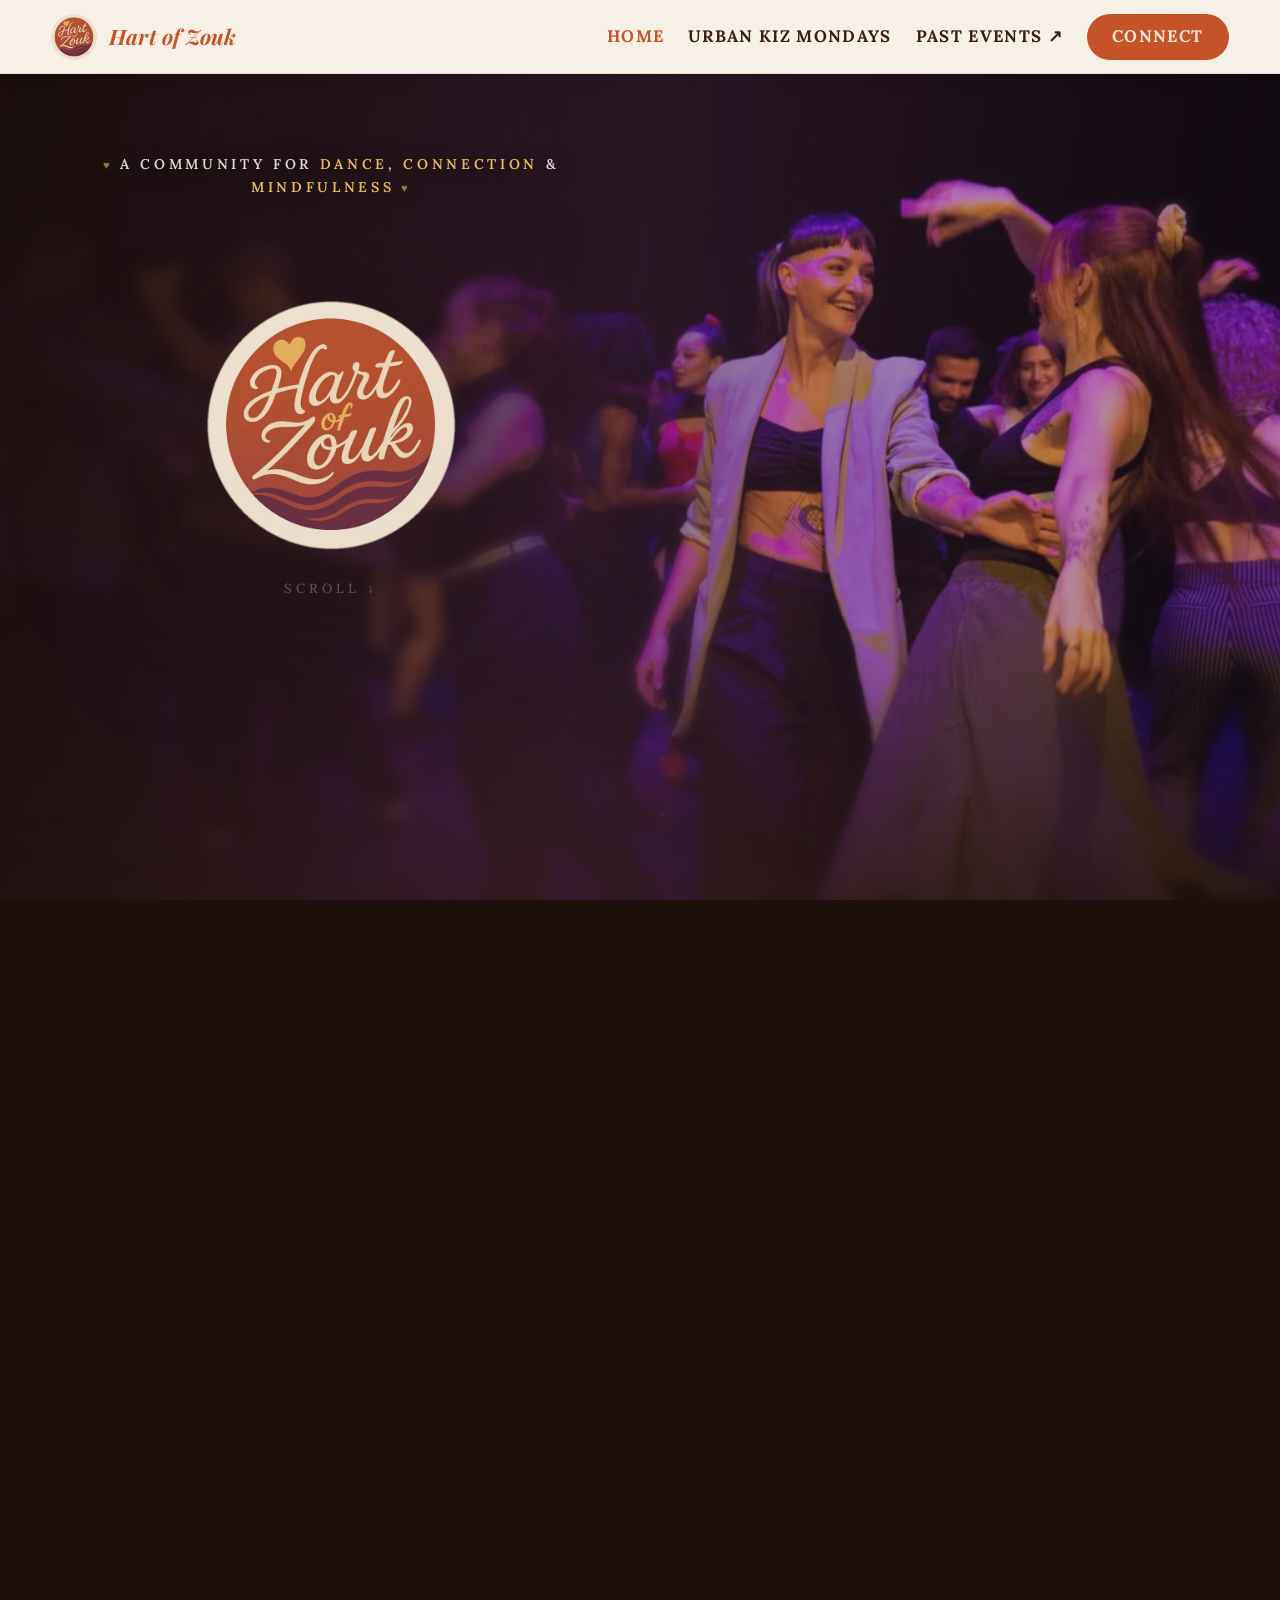
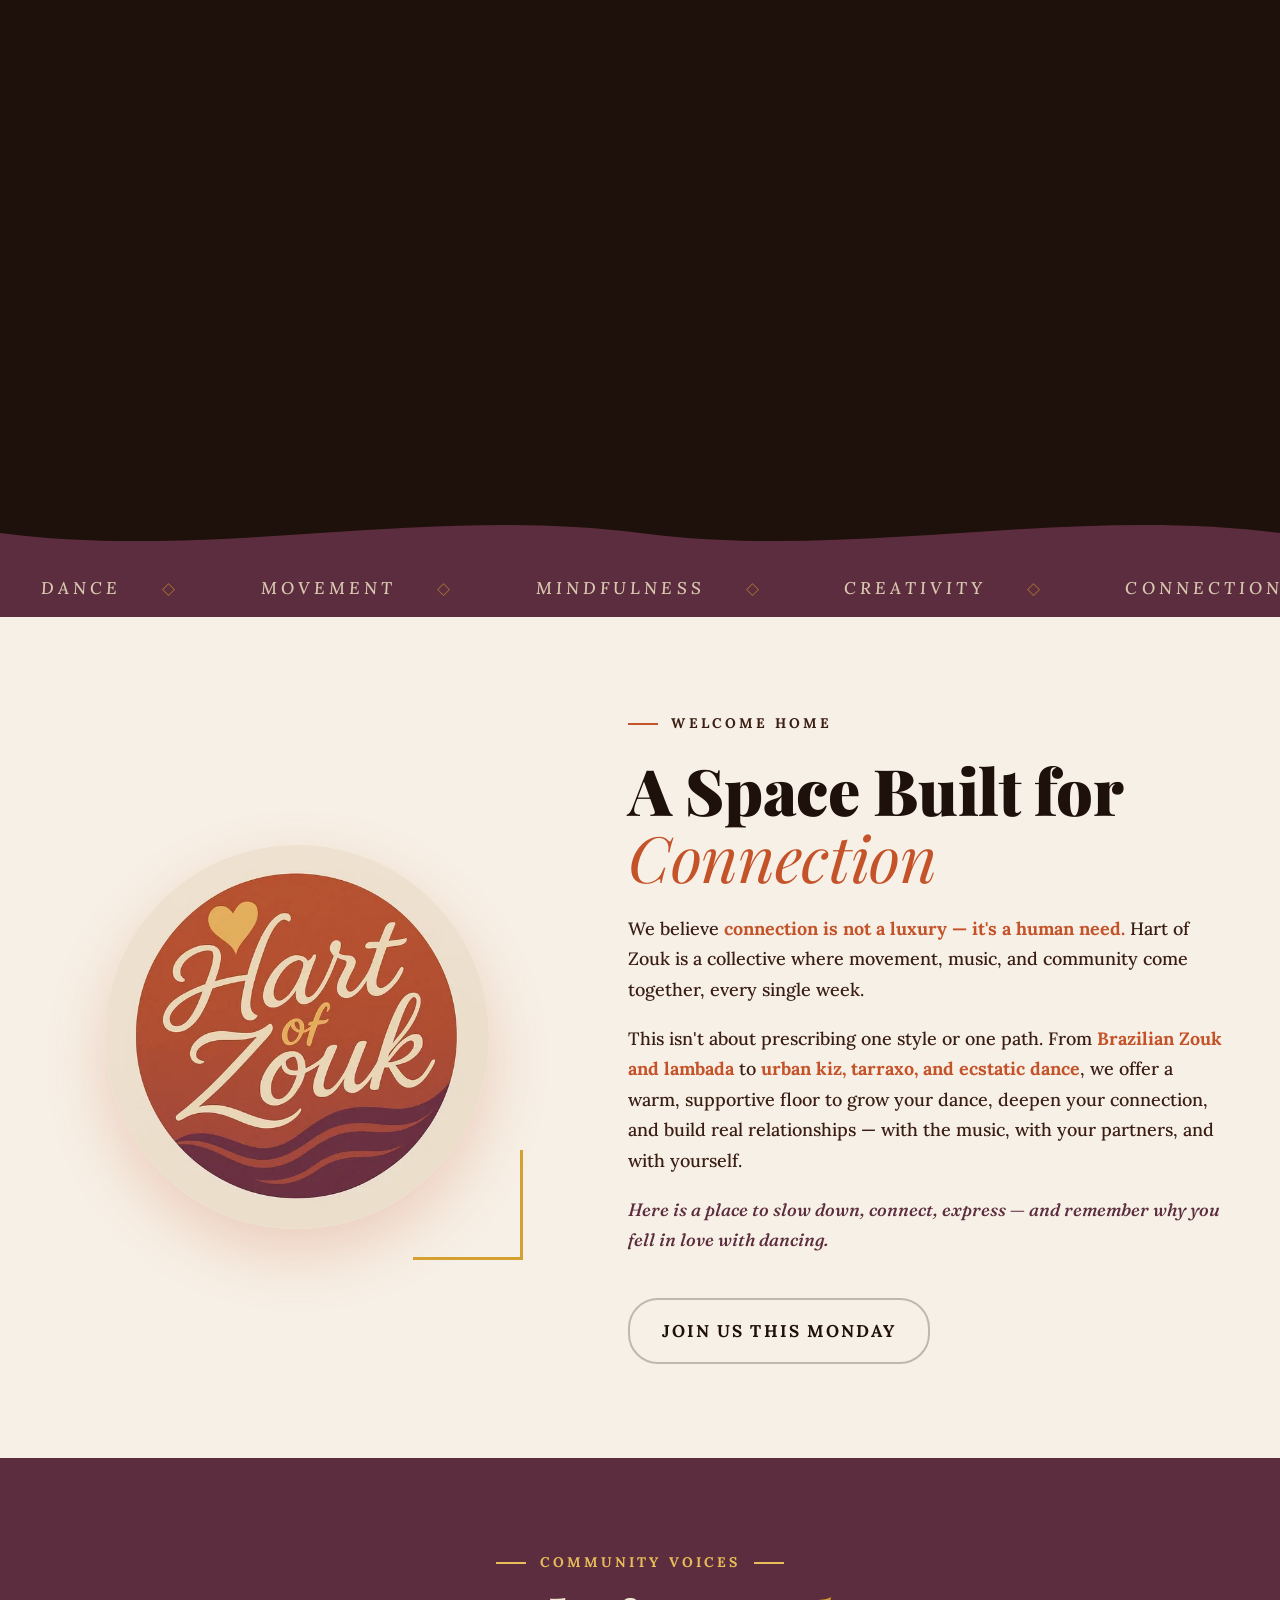
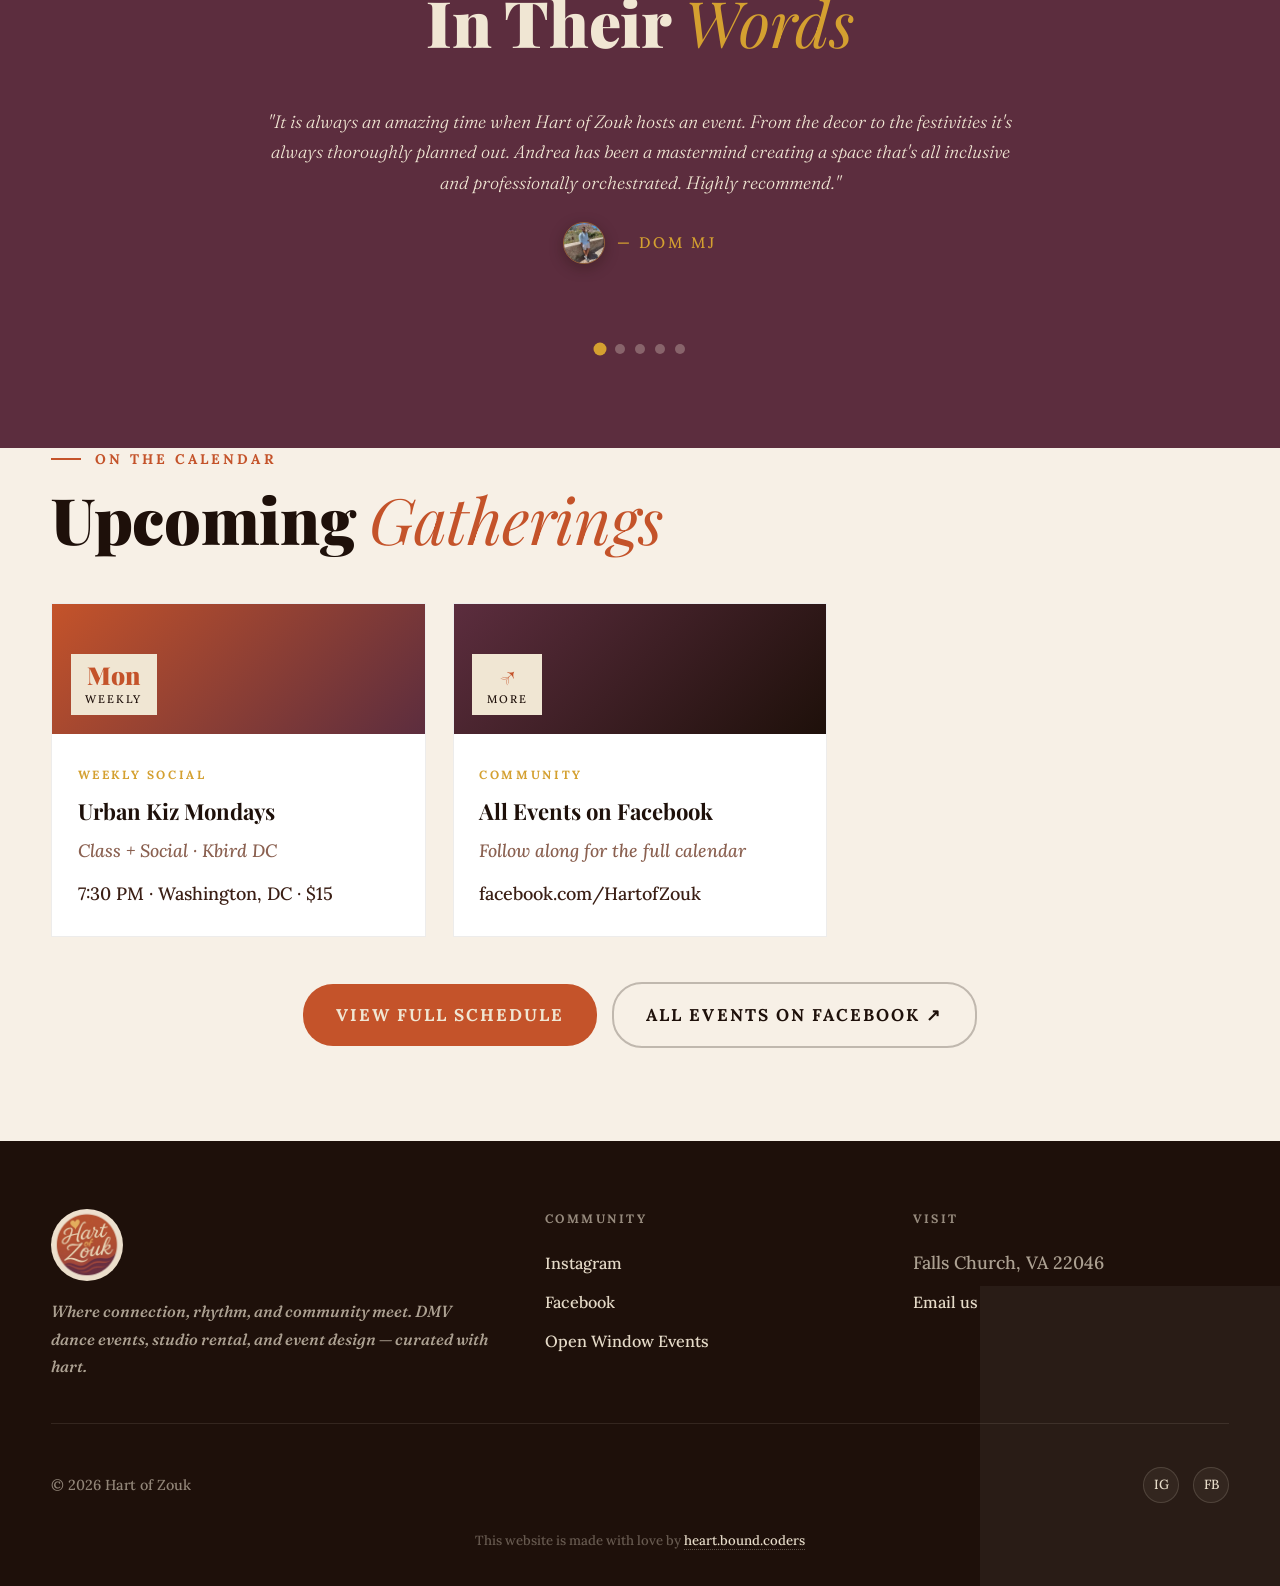
<file: index.html>
<!DOCTYPE html>
<html lang="en">
<head>
<meta charset="UTF-8">
<meta name="viewport" content="width=device-width, initial-scale=1.0">
<title>Hart of Zouk — Zouk & Kizomba Dance Events | Falls Church, VA</title>
<meta name="description" content="Weekly zouk, tarraxo, and kizomba socials in Falls Church VA. Join the DMV's warmest dance community every Monday. Studio rental & event design too.">
<link rel="icon" href="assets/favicon.png">
<!-- SEO -->
<link rel="canonical" href="https://hartofzouk.com/">
<meta name="description" content="Hart of Zouk is a warm DMV dance community based in Falls Church, VA. Weekly Brazilian zouk, kizomba, and urban kiz socials and workshops.">
<meta name="keywords" content="zouk DC, kizomba DMV, brazilian zouk Falls Church, dance community Virginia, urban kiz workshops, Hart of Zouk, DMV dance events, Urban Kiz Mondays">
<meta name="robots" content="index,follow">
<meta name="author" content="Hart of Zouk">
<meta name="theme-color" content="#c4532a">
<meta property="og:type" content="website">
<meta property="og:site_name" content="Hart of Zouk">
<meta property="og:title" content="Hart of Zouk — DMV Dance Community">
<meta property="og:description" content="Feel the Hart of Zouk. Weekly Urban Kiz Mondays, socials, and workshops in the DMV.">
<meta property="og:url" content="https://hartofzouk.com/">
<meta property="og:image" content="https://hartofzouk.com/assets/logo.webp">
<meta property="og:locale" content="en_US">
<meta name="twitter:card" content="summary_large_image">
<meta name="twitter:title" content="Hart of Zouk — DMV Dance Community">
<meta name="twitter:description" content="Feel the Hart of Zouk. Weekly Urban Kiz Mondays, socials, and workshops in the DMV.">
<meta name="twitter:image" content="https://hartofzouk.com/assets/logo.webp">
<link rel="preconnect" href="https://fonts.googleapis.com">
<link rel="preconnect" href="https://fonts.gstatic.com" crossorigin>
<link rel="preconnect" href="https://d8j0ntlcm91z4.cloudfront.net">
<link rel="preload" as="image" href="assets/logo-transparent.webp">
<link href="https://fonts.googleapis.com/css2?family=Playfair+Display:ital,wght@0,700;0,900;1,400;1,700&family=Lora:ital,wght@0,500;0,600;0,700;1,400&family=Fraunces:ital,wght@1,300&display=swap" rel="stylesheet">
<link rel="stylesheet" href="css/style.css">
<style>
/* ── HOME HERO — logo dissolves into the headline on scroll ── */
.home-hero {
  min-height: 240vh; /* long runway — slow hearts + quote dwell */
  background: var(--ink);
  position: relative;
}
.hero-stage {
  position: sticky; top: 0; height: 100vh; height: 100svh;
  display: flex; align-items: center; overflow: hidden;
}
.hero-cinema {
  position: absolute; inset: -4%;
  background-size: cover; background-position: 72% 42%;
  filter: blur(14px) saturate(1.05);
  transform: scale(1.1);
  animation: sharpenIn 2s .2s ease forwards;
  will-change: filter, transform;
}
@keyframes sharpenIn { to { filter: blur(0) saturate(1.05); transform: scale(1.02); } }
.hero-stage::before {
  content: ''; position: absolute; inset: 0; z-index: 1;
  background:
    linear-gradient(100deg, rgba(30,16,10,.82) 0%, rgba(92,45,62,.4) 48%, rgba(30,16,10,.25) 100%),
    linear-gradient(to top, rgba(30,16,10,.55) 0%, transparent 30%);
}
/* ACT 1 — layered logo, left of the dancers */
.hero-logo-act {
  position: absolute; inset: 0; z-index: 4;
  display: flex; flex-direction: column; align-items: center; justify-content: center; gap: 1.6rem;
  width: 46%; max-width: 560px; left: 4%;
  will-change: opacity;
}
.logo-stack {
  position: relative;
  width: min(250px, 22vw); aspect-ratio: 1;
  filter: drop-shadow(0 36px 90px rgba(30,16,10,.55));
}
.logo-stack .ll {
  position: absolute; inset: 0; width: 100%; height: 100%;
  object-fit: contain;
  will-change: transform, opacity, filter;
}
#ll-orig { animation: logoIn 1.4s .3s ease both; }
@keyframes logoIn { from { opacity: 0; transform: scale(.92); filter: blur(8px); } to { opacity: 1; transform: scale(1); filter: blur(0); } }
/* white hearts the logo dissolves into */
.white-hearts { position: fixed; inset: 0; pointer-events: none; z-index: 5; }
.white-hearts span {
  position: absolute; left: 0; top: 0;
  color: #fffcf5; opacity: 0;
  text-shadow: 0 0 18px rgba(255,252,245,.55);
  will-change: transform, opacity;
}
.hero-tagline {
  position: absolute; z-index: 6;
  left: 4%; width: 46%; max-width: 560px; top: 17%;
  text-align: center;
  font-size: clamp(.78rem, 1.1vw, .95rem);
  font-weight: 600; letter-spacing: .26em; text-transform: uppercase;
  color: rgba(255,252,245,.85);
  text-shadow: 0 2px 16px rgba(30,16,10,.6);
  animation: fadeTag 1.6s .9s ease both;
}
.hero-tagline em { font-style: normal; color: var(--gold-lt); }
.hero-tagline::before, .hero-tagline::after { content: ' ♥ '; color: rgba(232,188,90,.6); font-size: .8em; }
@keyframes fadeTag { from { opacity: 0; transform: translateY(-10px); } to { opacity: 1; transform: translateY(0); } }
.hero-logo-act .scroll-hint {
  font-size: .78rem; letter-spacing: .3em; text-transform: uppercase;
  color: rgba(240,230,211,.7);
  animation: hintPulse 2.2s 2.6s ease-in-out infinite both;
  opacity: 0;
}
@keyframes hintPulse { 0%,100% { opacity:.4; transform: translateY(0);} 50% { opacity:1; transform: translateY(6px);} }
/* ACT 2 — headline resolves in */
.hero-grid {
  position: absolute; inset: 0; z-index: 2;
  display: flex; align-items: center;
  width: 100%; padding: 0 0 0 5%;
  opacity: 0; filter: blur(16px); transform: translateY(30px) scale(.97);
  will-change: opacity, transform, filter;
}
.hero-badge {
  display: inline-flex; align-items: center; gap: .6rem;
  padding: .45rem 1.2rem;
  border: 1px solid rgba(255,252,245,.45); border-radius: 24px;
  font-size: .8rem; font-weight: 700; letter-spacing: .2em; text-transform: uppercase;
  color: #fffcf5; margin-bottom: 1.6rem;
}
.hero-badge::before { content: '♥'; color: var(--gold-lt); }
.home-hero h1 {
  font-family: 'Playfair Display', serif;
  font-size: clamp(2.6rem, 4.8vw, 4.4rem);
  line-height: 1.02; font-weight: 900; color: #fffcf5;
  margin-bottom: 1.2rem;
  text-shadow: 0 4px 40px rgba(30,16,10,.55);
}
.home-hero h1 em { display: block; font-style: italic; color: var(--gold-lt); font-weight: 400; }
.hero-quote {
  border-left: 3px solid rgba(232,188,90,.75);
  padding-left: 1.3rem; margin-bottom: 2rem; max-width: 420px;
}
.hero-quote p {
  font-family: 'Fraunces', serif; font-style: italic; font-weight: 300;
  font-size: clamp(1.02rem, 1.7vw, 1.25rem); color: rgba(255,252,245,.92); line-height: 1.65;
  text-shadow: 0 2px 20px rgba(30,16,10,.55);
}
.hero-quote em { font-style: normal; color: var(--gold-lt); }
.hero-actions { display: flex; gap: 1rem; flex-wrap: wrap; }
/* ── TICKER ── */
.ticker-wrap { background: var(--plum); padding: .85rem 0; overflow: hidden; }
.ticker-track { display: flex; width: max-content; animation: tick 32s linear infinite; }
.ticker-track span {
  padding: 0 2.4rem;
  font-style: italic; font-size: 1rem; letter-spacing: .24em; text-transform: uppercase;
  color: var(--cream-dk); white-space: nowrap;
}
.ticker-track span::after { content: '◇'; color: var(--gold); margin-left: 2.4rem; font-style: normal; opacity: .55; }
@keyframes tick { to { transform: translateX(-50%); } }

/* ── WELCOME ── */
.welcome { background: var(--sand); }
.welcome-grid { display: grid; grid-template-columns: .9fr 1.1fr; gap: 5rem; align-items: center; }
.welcome-visual { position: relative; }
.welcome-visual img { width: 78%; border-radius: 50%; margin: 0 auto; box-shadow: 0 24px 60px rgba(196,83,42,.22); }
.welcome-visual::after {
  content: ''; position: absolute; right: 4%; bottom: -8%;
  width: 110px; height: 110px;
  border-right: 3px solid var(--gold); border-bottom: 3px solid var(--gold);
}
.welcome p { font-size: 1.12rem; line-height: 1.9; color: var(--ink-soft); margin-bottom: 1.1rem; }
.welcome p strong { color: var(--terra); }
.welcome .em-line { font-family: 'Fraunces', serif; font-style: italic; color: var(--plum); }

/* ── PILLARS ── */
.pillars { background: var(--ink); position: relative; overflow: hidden; }
.pillars .watermark-bg { position: absolute; left: -100px; top: -60px; width: 460px; opacity: .05; }
.pillars .h2 { color: var(--cream); }
.pillars-grid { display: grid; grid-template-columns: repeat(3, 1fr); gap: 1.6rem; margin-top: 3.2rem; }
.pillar {
  background: rgba(240,230,211,.05);
  border: 1px solid rgba(240,230,211,.1);
  border-top: 3px solid var(--terra);
  padding: 2.4rem 2rem;
  transition: background .25s, transform .25s;
}
.pillar:hover { background: rgba(240,230,211,.1); transform: translateY(-5px); }
.pillar .p-icon { font-size: 2.2rem; margin-bottom: 1.1rem; }
.pillar h3 { font-family: 'Playfair Display', serif; font-size: 1.45rem; color: var(--gold-lt); margin-bottom: .8rem; font-style: italic; }
.pillar p { font-size: 1rem; line-height: 1.8; color: rgba(240,230,211,.65); }
.pillar p strong { color: var(--cream); }

/* ── TESTIMONIALS ── */
.testimonials { background: var(--plum); position: relative; overflow: hidden; text-align: center; }
.testimonials .eyebrow { color: var(--gold-lt); }
.testimonials .eyebrow::before, .testimonials .eyebrow::after { background: var(--gold-lt); }
.testimonials .h2 { color: var(--cream); }
.quote-stage { max-width: 760px; margin: 3rem auto 0; min-height: 200px; position: relative; }
.t-quote { position: absolute; inset: 0; opacity: 0; transition: opacity .8s; pointer-events: none; }
.t-quote.show { opacity: 1; pointer-events: auto; }
.t-quote p {
  font-family: 'Fraunces', serif; font-style: italic; font-weight: 300;
  font-size: clamp(1.2rem, 2.4vw, 1.65rem); color: var(--cream); line-height: 1.7;
}
.t-quote cite { display: flex; align-items: center; justify-content: center; gap: .7rem; margin-top: 1.4rem; font-style: normal; font-size: .9rem; letter-spacing: .18em; text-transform: uppercase; color: var(--gold); }
.t-av { width: 42px; height: 42px; border-radius: 50%; object-fit: cover; border: 1px solid rgba(212,160,48,.5); opacity: .9; box-shadow: 0 4px 14px rgba(30,16,10,.35); }
.t-dots { display: flex; justify-content: center; gap: .6rem; margin-top: 2.2rem; }
.t-dots button {
  width: 10px; height: 10px; border-radius: 50%; border: none; cursor: pointer;
  background: rgba(240,230,211,.3); transition: background .2s, transform .2s;
}
.t-dots button.on { background: var(--gold); transform: scale(1.3); }

/* ── HOW IT WORKS ── */
.how { background: var(--sand); text-align: center; }
.how-grid { display: grid; grid-template-columns: repeat(3,1fr); gap: 2rem; margin-top: 3rem; }
.how-step { padding: 0 1rem; }
.how-num {
  width: 64px; height: 64px; border-radius: 50%; margin: 0 auto 1.2rem;
  background: var(--terra); color: var(--cream);
  font-family: 'Playfair Display', serif; font-size: 1.6rem; font-weight: 900;
  display: flex; align-items: center; justify-content: center;
  box-shadow: 0 10px 26px rgba(196,83,42,.3);
}
.how-step h3 { font-family: 'Playfair Display', serif; font-style: italic; font-size: 1.4rem; color: var(--ink); margin-bottom: .7rem; }
.how-step p { font-size: 1rem; line-height: 1.8; color: var(--muted); }

/* ── UPCOMING PREVIEW ── */
.upcoming-preview { background: var(--sand); padding-top: 0; }
.up-grid { display: grid; grid-template-columns: repeat(3, 1fr); gap: 1.6rem; margin-top: 3rem; }
.up-card {
  background: #fff; border: 1px solid rgba(30,16,10,.08);
  overflow: hidden; text-decoration: none; color: inherit;
  transition: transform .25s, box-shadow .25s; display: block;
}
.up-card:hover { transform: translateY(-6px); box-shadow: 0 22px 50px rgba(92,45,62,.18); }
.up-banner {
  height: 130px; position: relative;
  display: flex; align-items: flex-end; padding: 1.1rem;
  background: linear-gradient(135deg, var(--terra), var(--plum));
}
.up-banner.alt { background: linear-gradient(135deg, var(--plum), var(--ink)); }
.up-banner.alt2 { background: linear-gradient(135deg, var(--gold), var(--terra)); }
.up-banner .date-chip {
  background: var(--cream); color: var(--ink);
  padding: .5rem .85rem; text-align: center; line-height: 1.05;
}
.date-chip .d { font-family: 'Playfair Display', serif; font-size: 1.45rem; font-weight: 900; color: var(--terra); display: block; }
.date-chip .m { font-size: .65rem; letter-spacing: .18em; text-transform: uppercase; }
.up-body { padding: 1.4rem 1.5rem 1.6rem; }
.up-cat { font-size: .7rem; letter-spacing: .22em; text-transform: uppercase; color: var(--gold); font-weight: 700; }
.up-body h3 { font-family: 'Playfair Display', serif; font-size: 1.3rem; margin: .35rem 0 .4rem; color: var(--ink); }
.up-body .meta { font-size: .92rem; color: var(--muted); font-style: italic; }
.up-body .loc { font-size: .85rem; color: var(--ink-soft); margin-top: .7rem; }

/* ── NEWSLETTER ── */
.newsletter { background: var(--terra); text-align: center; position: relative; overflow: hidden; }
.newsletter .watermark-bg { position: absolute; right: -90px; top: -70px; width: 380px; opacity: .08; }
.newsletter .h2 { color: var(--cream); }
.newsletter p { color: rgba(240,230,211,.75); font-family: 'Fraunces', serif; font-style: italic; font-size: 1.1rem; margin-top: .8rem; }
.nl-form { display: flex; max-width: 480px; margin: 2.2rem auto 0; position: relative; }
.nl-form input {
  flex: 1; padding: 1rem 1.4rem;
  background: rgba(240,230,211,.14); border: 1px solid rgba(240,230,211,.35); border-right: none;
  color: var(--cream); font-family: 'Lora', serif; font-size: 1rem;
  outline: none; border-radius: 30px 0 0 30px;
}
.nl-form input::placeholder { color: rgba(240,230,211,.55); }
.nl-form button {
  padding: 1rem 1.8rem; border: none; cursor: pointer;
  background: var(--ink); color: var(--cream);
  font-family: 'Lora', serif; font-size: .85rem; font-weight: 600;
  letter-spacing: .16em; text-transform: uppercase;
  border-radius: 0 30px 30px 0; transition: background .2s;
}
.nl-form button:hover { background: var(--ink-soft); }

@media (max-width: 920px) {
  .home-hero { min-height: 175vh; }   /* shorter runway — touch scrolling is dearer */
  .hero-grid { text-align: left; padding: 0 1.4rem; }
  .hero-grid > div { padding-top: 5vh !important; max-width: 100% !important; }
  .hero-logo-act { width: 100%; left: 0; }
  .logo-stack { width: min(58vw, 300px); }
  .hero-tagline { width: 92%; left: 4%; top: 13%; letter-spacing: .18em; }
  .hero-quote { max-width: 100%; }
  
  .welcome-grid { grid-template-columns: 1fr; gap: 3rem; }
  .pillars-grid, .how-grid, .up-grid { grid-template-columns: 1fr; }

  /* ── MOBILE HERO FIXES ── */
  .hero-cinema { background-position: 72% 45% !important; }
  .home-hero .wave-out { display: none !important; }
  .home-hero { min-height: 260vh; }
}
</style>
<script type="application/ld+json">{"@context":"https://schema.org","@type":"PerformingGroup","name":"Hart of Zouk","description":"A DMV dance community for Brazilian zouk, kizomba, urban kiz, and mindful movement.","url":"https://hartofzouk.com","logo":"https://hartofzouk.com/assets/logo.webp","email":"Hartofzouk@gmail.com","address":{"@type":"PostalAddress","addressLocality":"Falls Church","addressRegion":"VA","postalCode":"22046","addressCountry":"US"},"areaServed":["Washington DC","Northern Virginia","Maryland"],"sameAs":["https://www.instagram.com/hartofzouk","https://www.facebook.com/HartofZouk"]}</script>
</head>
<body data-page="home">

<!-- HERO -->
<header class="home-hero" id="home-hero">
  <div class="hero-stage">
    <div class="hero-cinema" id="hero-cinema" aria-hidden="true"></div>

    <!-- persistent tagline — stays through the whole story -->
    <p class="hero-tagline" id="hero-tagline">A community for <em>Dance</em>, <em>Connection</em> &amp; <em>Mindfulness</em></p>

    <!-- Act 1: the logo (dissolves on scroll) -->
    <div class="hero-logo-act" id="logo-act">
      <div class="logo-stack" aria-label="Hart of Zouk">
        <img src="assets/logo-transparent.webp" class="ll" id="ll-orig" alt="Hart of Zouk" width="600" height="600" fetchpriority="high">
      </div>
      <span class="scroll-hint">Scroll ↓</span>
    </div>
      <div class="white-hearts" id="white-hearts" aria-hidden="true"></div>

    <!-- Act 2: the headline -->
    <div class="hero-grid" id="text-act">
      <div style="max-width:460px;padding-top:9vh">
        <h1>Feel the Hart <em>of Zouk.</em></h1>
        <blockquote class="hero-quote">
          <p>"Dance is the hidden language of the soul — spoken body to body, <em>heart to hart.</em>"</p>
        </blockquote>
        <div class="hero-actions">
          
        </div>
      </div>
    </div>
  </div>
  <div class="wave-out" style="z-index:4">
    <svg viewBox="0 0 1440 60" preserveAspectRatio="none" xmlns="http://www.w3.org/2000/svg">
      <path d="M0,30 C240,60 480,0 720,30 C960,60 1200,0 1440,30 L1440,60 L0,60 Z" fill="#5c2d3e"/>
    </svg>
  </div>
</header>

<!-- TICKER -->
<div class="ticker-wrap" aria-hidden="true">
  <div class="ticker-track" id="ticker"></div>
</div>

<!-- WELCOME -->
<section class="section welcome">
  <div class="container welcome-grid">
    <div class="welcome-visual reveal">
      <img src="assets/logo.webp" alt="Hart of Zouk emblem">
    </div>
    <div class="reveal">
      <p class="eyebrow">Welcome Home</p>
      <h2 class="h2">A Space Built for <em>Connection</em></h2>
      <p style="margin-top:1.4rem">We believe <strong>connection is not a luxury — it's a human need.</strong> Hart of Zouk is a collective where movement, music, and community come together, every single week.</p>
      <p>This isn't about prescribing one style or one path. From <strong>Brazilian Zouk and lambada</strong> to <strong>urban kiz, tarraxo, and ecstatic dance</strong>, we offer a warm, supportive floor to grow your dance, deepen your connection, and build real relationships — with the music, with your partners, and with yourself.</p>
      <p class="em-line">Here is a place to slow down, connect, express — and remember why you fell in love with dancing.</p>
      <!-- soft-launch: About hidden --><a href="urban-kiz-mondays.html" class="btn btn-ghost-dark" style="margin-top:1.4rem">Join Us This Monday</a>
    </div>
  </div>
</section>

<!-- PILLARS (soft-launch: hidden) -->
<template id="pillars-later">
<section class="section pillars">
  <img src="assets/watermark.webp" class="watermark-bg" alt="" loading="lazy" decoding="async" aria-hidden="true">
  <div class="container">
    <p class="eyebrow reveal">What We Do</p>
    <h2 class="h2 reveal">Three Ways to <em style="color:var(--gold)">Move With Us</em></h2>
    <div class="pillars-grid">
      <div class="pillar reveal">
        <div class="p-icon">💃</div>
        <h3>Dance Events</h3>
        <p>Weekly <strong>Hart of Kiz</strong>, festival after-parties, date-night workshops, and Jack &amp; Jills. Every event starts with a class — beginners always welcome, no partner needed.</p>
      </div>
      <div class="pillar reveal" style="transition-delay:.1s">
        <div class="p-icon">🏛</div>
        <h3>Studio Rental</h3>
        <p>A warm, flexible space in <strong>Falls Church, VA</strong> for your own classes, rehearsals, photo shoots, or private gatherings. Hourly and recurring rates available.</p>
      </div>
      <div class="pillar reveal" style="transition-delay:.2s">
        <div class="p-icon">🎨</div>
        <h3>Event Decor &amp; Design</h3>
        <p>Full event design through our sister studio <strong>Open Window Events</strong> — immersive aesthetics, styling, and atmosphere for celebrations across the DMV.</p>
      </div>
    </div>
  </div>
</section>

</template>
<!-- TESTIMONIALS -->
<section class="section testimonials">
  <div class="container">
    <p class="eyebrow center reveal">Community Voices</p>
    <h2 class="h2 reveal">In Their <em style="color:var(--gold)">Words</em></h2>
    <div class="quote-stage" id="quotes"></div>
    <div class="t-dots" id="t-dots"></div>
  </div>
</section>

<!-- UPCOMING PREVIEW -->
<section class="section upcoming-preview">
  <div class="container">
    <p class="eyebrow reveal">On the Calendar</p>
    <h2 class="h2 reveal">Upcoming <em>Gatherings</em></h2>
    <div class="up-grid">
      <a class="up-card reveal" href="urban-kiz-mondays.html">
        <div class="up-banner">
          <span class="date-chip"><span class="d">Mon</span><span class="m">Weekly</span></span>
        </div>
        <div class="up-body">
          <span class="up-cat">Weekly Social</span>
          <h3>Urban Kiz Mondays</h3>
          <p class="meta">Class + Social · Kbird DC</p>
          <p class="loc">7:30 PM · Washington, DC · $15</p>
        </div>
      </a>
      <a class="up-card reveal" style="transition-delay:.2s" href="https://www.facebook.com/HartofZouk/events" target="_blank" rel="noopener">
        <div class="up-banner alt">
          <span class="date-chip"><span class="d">↗</span><span class="m">More</span></span>
        </div>
        <div class="up-body">
          <span class="up-cat">Community</span>
          <h3>All Events on Facebook</h3>
          <p class="meta">Follow along for the full calendar</p>
          <p class="loc">facebook.com/HartofZouk</p>
        </div>
      </a>
    </div>
    <div style="text-align:center;margin-top:2.6rem" class="reveal">
      <a href="events.html" class="btn btn-terra">View Full Schedule</a>
      <a href="https://www.facebook.com/HartofZouk/events" target="_blank" rel="noopener" class="btn btn-ghost-dark" style="margin-left:.6rem">All Events on Facebook ↗</a>
    </div>
  </div>
</section>

<!-- NEWSLETTER (soft-launch: hidden) -->
<section class="section newsletter" style="display:none">
  <img src="assets/watermark.webp" class="watermark-bg" alt="" loading="lazy" decoding="async" aria-hidden="true">
  <div class="container">
    <p class="eyebrow center reveal" style="color:rgba(240,230,211,.75)">Stay Close</p>
    <h2 class="h2 reveal">Never miss an event.</h2>
    <p class="reveal">Event updates, class notes, and early festival access — straight to your inbox.</p>
    <form class="nl-form reveal" action="https://formsubmit.co/Hartofzouk@gmail.com" method="POST"
      onsubmit="const b=this.querySelector('button');b.disabled=true;b.textContent='...';">
      <input type="hidden" name="_subject" value="Newsletter signup — hartofzouk.com">
      <input type="hidden" name="_captcha" value="false">
      <input type="hidden" name="_template" value="table">
      <input type="hidden" name="_next" value="thanks.html">
      <input type="email" name="email" placeholder="your@email.com" required>
      <button type="submit">Join</button>
    </form>
  </div>
</section>

<script src="js/main.js"></script>
<script>


// scroll choreography: original logo dissolves → white hearts drift → quote resolves & DWELLS. Reversible.
(function(){
  const hero  = document.getElementById('home-hero');
  const stage = hero.querySelector('.hero-stage');
  const text  = document.getElementById('text-act');
  const img   = document.getElementById('hero-cinema');
  const logo  = document.getElementById('logo-act');
  const smooth = t => t*t*(3-2*t);

  let introDone = false;
  setTimeout(()=>{ introDone = true; onScroll(); }, 1900);

  function onScroll(){
    if (!introDone) return;
    const runway = hero.offsetHeight - window.innerHeight;
    const p = Math.min(1, Math.max(0, window.scrollY / (runway || 1)));

    if (p >= 1) return;

    // logo dissolves gently over 0 → 30%
    const lp = smooth(Math.min(1, p / 0.38));
    logo.style.opacity   = (1 - lp).toFixed(2);
    logo.style.filter    = `blur(${(lp*12).toFixed(1)}px)`;
    logo.style.transform = `scale(${(1 - lp*0.06).toFixed(3)})`;

    // quote resolves 22% → 52%, then DWELLS fully visible for the rest of the runway
    const tp = smooth(Math.min(1, Math.max(0, (p - 0.22) / 0.22)));
    // mobile hero blur: heavy blur behind the logo, clears as the quote emerges
    const heroEl = document.getElementById('home-hero');
    if (heroEl) heroEl.classList.toggle('hero-focus', tp > 0.35);
    text.style.opacity   = tp.toFixed(2);
    text.style.filter    = `blur(${((1-tp)*14).toFixed(1)}px)`;
    text.style.transform = `translateY(${((1-tp)*22).toFixed(0)}px)`;

    // background: barely-there defocus at the crossover
    img.style.animation = 'none';
    const mid = Math.sin(Math.min(1, p/0.6) * Math.PI) * (p < 0.6 ? 1 : 0);
    img.style.filter    = `blur(${(mid*2).toFixed(1)}px) saturate(1.05)`;
    img.style.transform = `scale(${(1.02 + p*0.04).toFixed(3)})`;
  }
  window.addEventListener('scroll', ()=>requestAnimationFrame(onScroll), {passive:true});
  window.addEventListener('resize', ()=>requestAnimationFrame(onScroll), {passive:true});
})();

// ambient heart emitter (with tesla sparks at the tagline): hearts are BORN at the logo, float across the screen on random wandering paths, and dissolve
(function(){
  const wrap  = document.getElementById('white-hearts');
  const stackEl = document.querySelector('.logo-stack');
  const hero  = document.getElementById('home-hero');
  const pool = [], live = [];
  const MAX = 3;

  function spawn(now){
    if (live.length >= MAX) return;
    const el = pool.pop() || (() => {
      const s = document.createElement('span');
      s.textContent = '♥';
      wrap.appendChild(s);
      return s;
    })();
    const r = stackEl.getBoundingClientRect();
    // birth point: random spot on the logo's rim
    const a0 = -Math.PI * (0.15 + Math.random()*0.7);   // upper arc of the rim
    const rr = (r.width/2) * (0.55 + Math.random()*0.4);
    const x0 = r.left + r.width/2  + Math.cos(a0)*rr;
    const y0 = r.top  + r.height/2 + Math.sin(a0)*rr;
    // travel: bubbles — straight up with a gentle sway
    const dir   = -Math.PI/2 + (Math.random()-0.5)*0.35;  // upward cone (±10°)
    const drift = 4 + Math.random()*10;            // barely any lateral push px/s
    const rise  = 46 + Math.random()*44;           // strong upward float px/s
    const life  = 4.5 + Math.random()*2.5;         // rises, then dissolves
    const size  = 0.8 + Math.random()*0.9;         // rem
    const wSeed = Math.random()*10;
    const wAmp  = 10 + Math.random()*18;           // wander amplitude px
    const wFreq = 0.4 + Math.random()*0.7;
    const spin  = (Math.random()<0.5?-1:1)*(6+Math.random()*16);
    el.style.fontSize = size + 'rem';
    el.style.opacity = 0;
    live.push({ el, x0, y0, dir, drift, rise, life, born: now, wSeed, wAmp, wFreq, spin });
  }

  let last = performance.now(), acc = 0, wasAtTop = true, born = 0;
  function resetAll(){
    for (const h of live) { h.el.style.opacity = 0; pool.push(h.el); }
    live.length = 0; acc = 0.45; born = 0;
  }
  let seeded = false;
  function tick(now){
    const dt = Math.min(0.05, (now - last)/1000); last = now;
    if (!seeded) { acc = 0.45; seeded = true; }
    // only animate while the hero is on screen
    const hr = hero.getBoundingClientRect();
    const onScreen = hr.bottom > 0 && hr.top < innerHeight;
    wrap.style.display = onScreen ? '' : 'none';
    // reset the emitter each time the user returns to the very top
    const atTop = window.scrollY < 8;
    if (atTop && !wasAtTop) resetAll();
    wasAtTop = atTop;
    if (onScreen) {
      acc += dt;
      // first two hearts appear right away, then settle to a calm cadence
      const rate = born < 2 ? 0.6 : 2.4;
      while (acc > rate) { acc -= rate; spawn(now/1000); born++; }
      for (let k = live.length-1; k >= 0; k--) {
        const h = live[k];
        const age = now/1000 - h.born;
        const t = age / h.life;
        if (t >= 1) {
          h.el.style.opacity = 0;
          pool.push(h.el); live.splice(k,1); continue;
        }
        const sway = Math.sin(age*h.wFreq*2*Math.PI + h.wSeed) * h.wAmp;   // horizontal only, like a rising bubble
        const px = h.x0 + Math.cos(h.dir)*h.drift*age + sway;
        const py = h.y0 - h.rise*age + Math.sin(h.dir)*h.drift*age*0.3;
        const fade = Math.sin(Math.min(1,t)*Math.PI);   // in → hold → out
        h.el.style.opacity   = (fade*0.65).toFixed(2);
        h.el.style.transform = `translate(${px.toFixed(0)}px, ${py.toFixed(0)}px) rotate(${(h.spin*age).toFixed(0)}deg) scale(${(0.6+fade*0.5).toFixed(2)})`;
      }
    }
    requestAnimationFrame(tick);
  }
  requestAnimationFrame(tick);
})();

// cinematic hero: local file first, CDN fallback, gradient if neither
(function(){
  const el = document.getElementById('hero-cinema');
  const LOCAL = 'assets/hero-stage-blue.webp';
  const CDN = 'https://d8j0ntlcm91z4.cloudfront.net/user_3ErSakflWmv1YTxDDtKFlSXTsyT/hf_20260711_021503_9312962b-70dd-467f-a9db-844731733724.png';
  function tryImg(src, ok, fail){ const i=new Image(); i.onload=()=>ok(src); i.onerror=fail; i.src=src; }
  tryImg(LOCAL, s=>el.style.backgroundImage=`url(${s})`,
    ()=>tryImg(CDN, s=>el.style.backgroundImage=`url(${s})`, ()=>{}));
})();

// ticker
const words = ['Dance','Movement','Mindfulness','Creativity','Connection','Rhythm','Expression','Community','Flow','Presence','Grace','Joy'];
document.getElementById('ticker').innerHTML = [...words, ...words].map(w => `<span>${w}</span>`).join('');

// testimonials
const quotes = [
  { q: "It is always an amazing time when Hart of Zouk hosts an event. From the decor to the festivities it's always thoroughly planned out. Andrea has been a mastermind creating a space that's all inclusive and professionally orchestrated. Highly recommend.", by: "Dom MJ", av: "assets/av-dom.webp" },
  { q: "Andrea consistently creates cozy, warm, inclusive spaces that feel like the perfect blend of professionalism and community. From the welcoming home, to the yummy snacks, to the diverse array of workshop offerings — these thoughtfully-curated events truly do come from the heart.", by: "Joanie Atkinson", av: "assets/av-joanie.webp" },
  { q: "Cozy, fun, well-organized events 'from the Hart!' Andrea puts an incredible amount of thought and care into her work and fosters a welcoming, inclusive, and safe environment for everyone.", by: "Elena Rovito", av: "assets/av-elena.webp" },
  { q: "Andrea's events at Hart of Zouk are always a blast! The instructors are incredible, the social dances are a great experience, and the refreshments really hit the spot. Anyone interested in diving deeper into the Zouk scene should definitely check these out.", by: "John Murdock", av: "assets/av-john.webp" },
  { q: "Maison Rouge is such a cozy and welcoming home — it feels really good being there. An ideal location between the dance space and great overall vibes.", by: "Tom Clement", av: "assets/av-tom.webp" },
];
const stage = document.getElementById('quotes');
const dots = document.getElementById('t-dots');
quotes.forEach((t,i) => {
  stage.insertAdjacentHTML('beforeend', `<figure class="t-quote${i===0?' show':''}"><p>"${t.q}"</p><cite>${t.av?`<img src="${t.av}" alt="" class="t-av" loading="lazy" decoding="async" width="42" height="42">`:''}<span>— ${t.by}</span></cite></figure>`);
  dots.insertAdjacentHTML('beforeend', `<button class="${i===0?'on':''}" aria-label="Quote ${i+1}" onclick="showQuote(${i})"></button>`);
});
let qi = 0, qTimer = setInterval(() => showQuote((qi+1)%quotes.length), 6000);
function showQuote(i) {
  qi = i;
  document.querySelectorAll('.t-quote').forEach((el,j)=>el.classList.toggle('show', j===i));
  document.querySelectorAll('.t-dots button').forEach((el,j)=>el.classList.toggle('on', j===i));
}
</script>
</body>
</html>
</file>
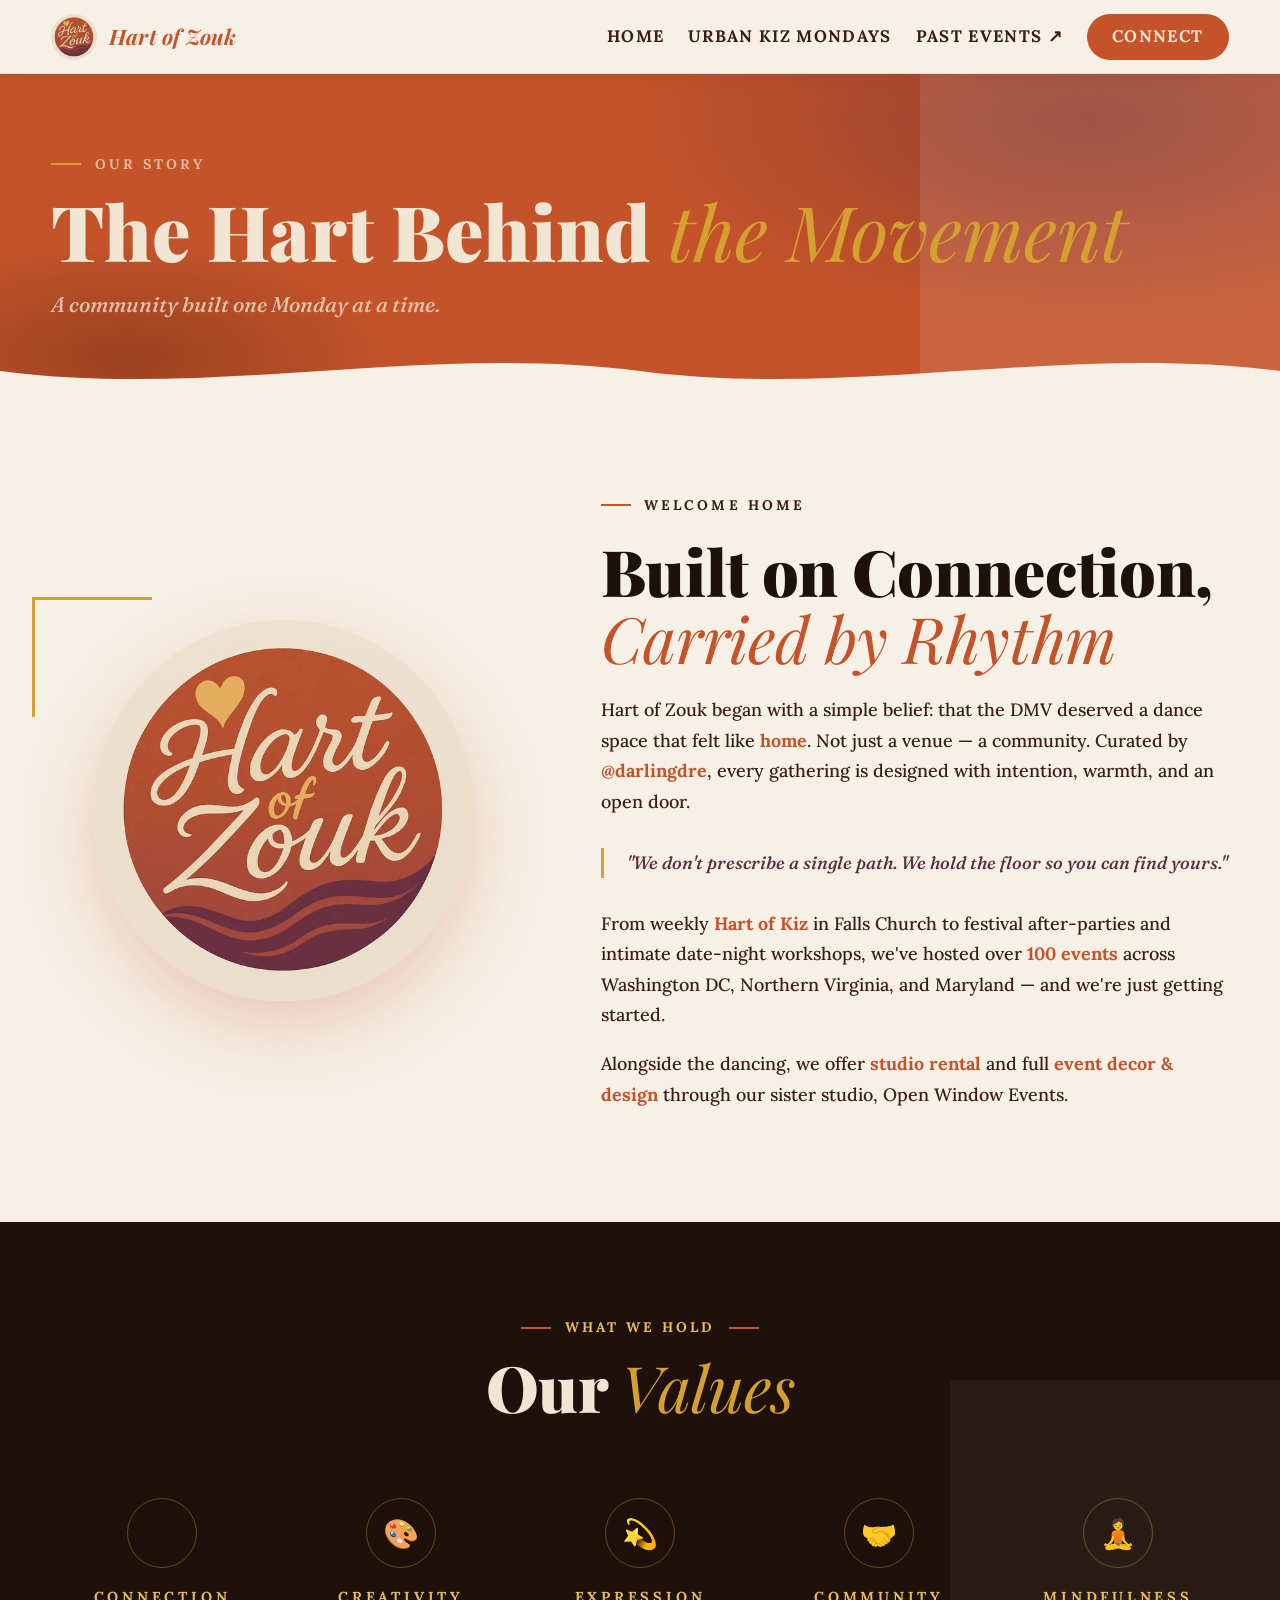
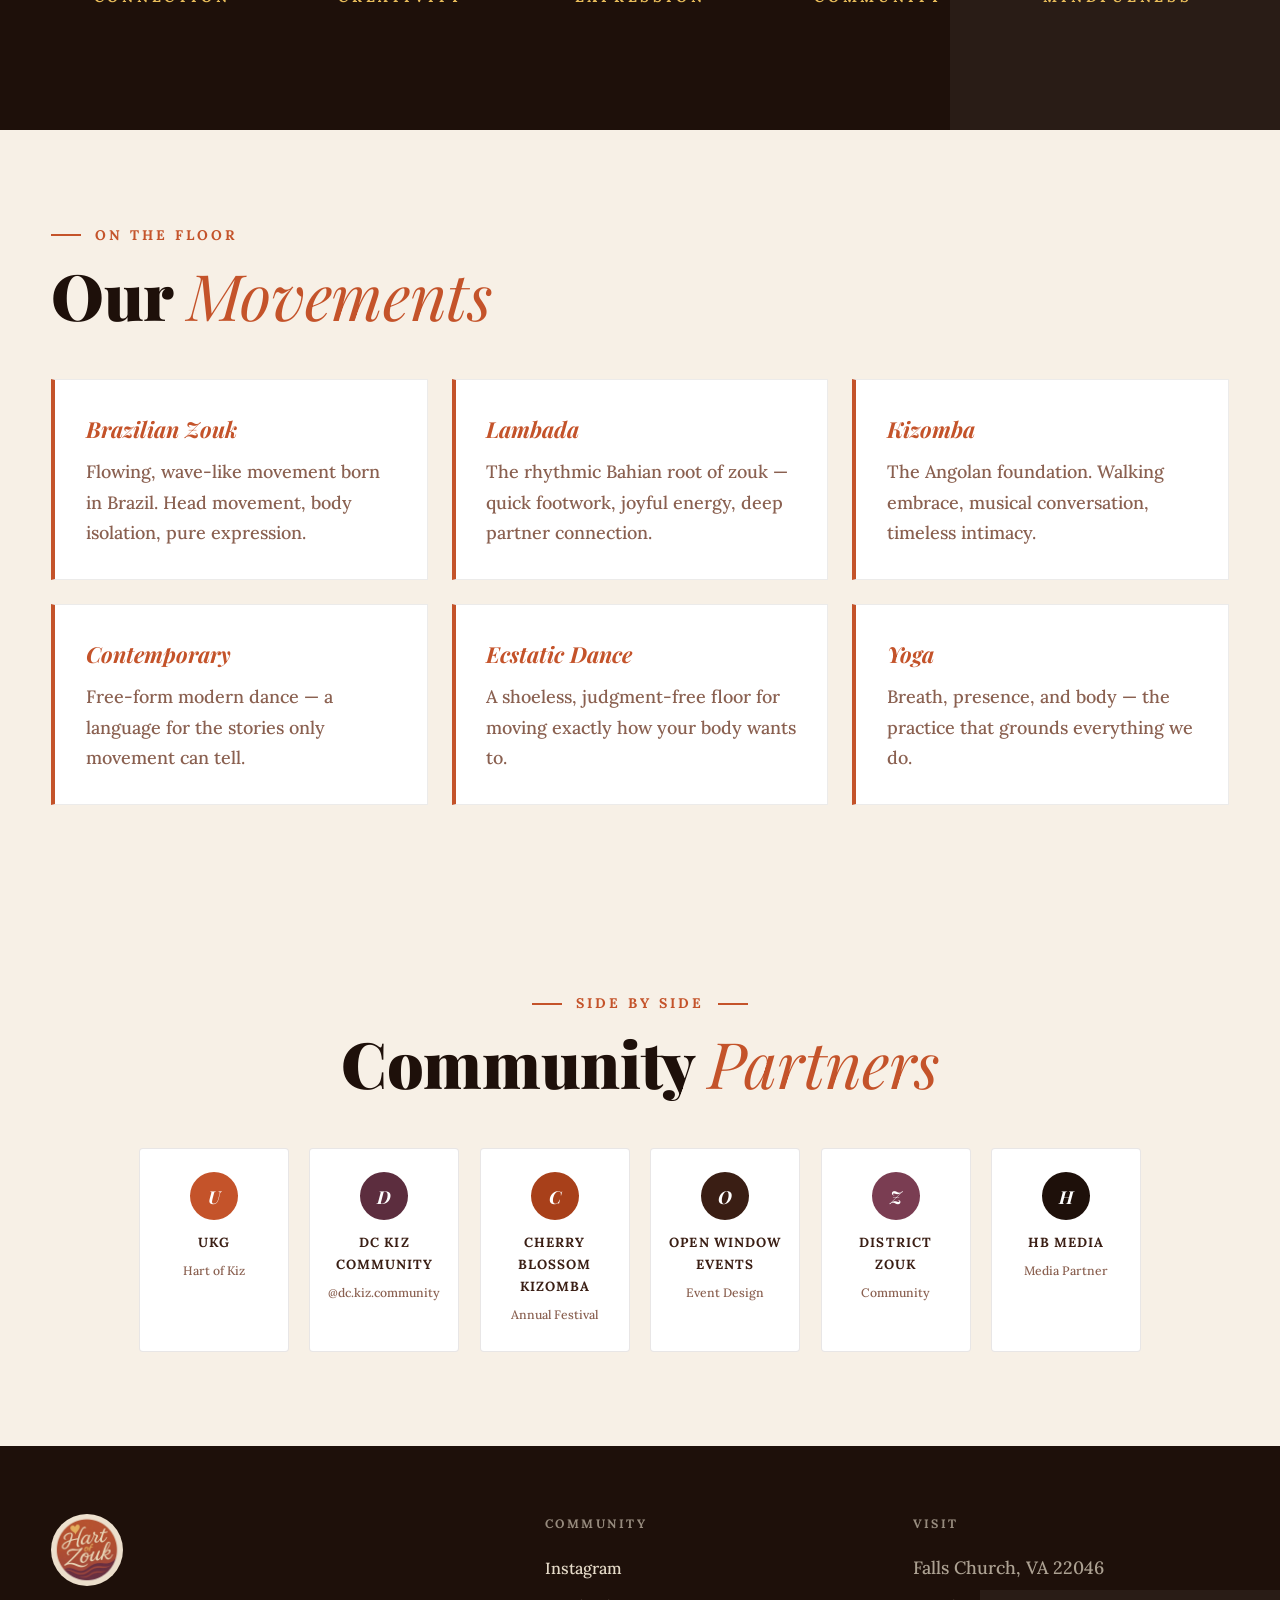
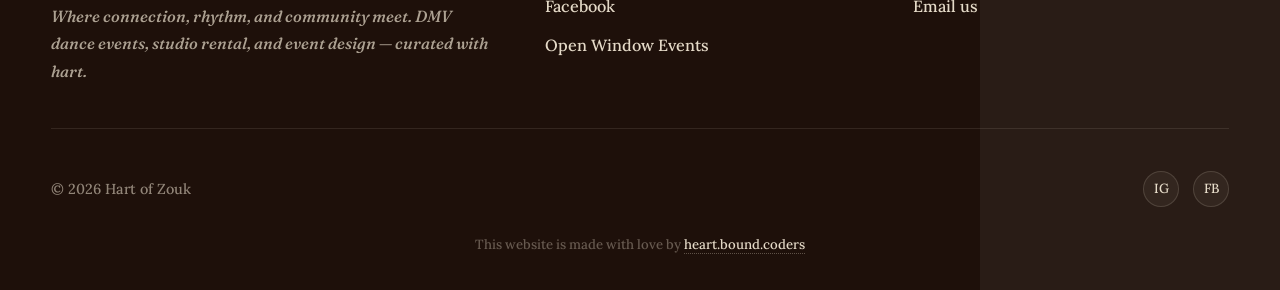
<file: about.html>
<!DOCTYPE html>
<html lang="en">
<head>
<meta charset="UTF-8">
<meta name="viewport" content="width=device-width, initial-scale=1.0">
<title>About — Hart of Zouk | Our Story & Community</title>
<meta name="description" content="The story behind Hart of Zouk — a DMV dance collective curated by @darlingdre, built on connection, rhythm, and community.">
<link rel="icon" href="assets/favicon.png">
<!-- SEO -->
<link rel="canonical" href="https://hartofzouk.com/about.html">
<meta name="description" content="Hart of Zouk brings together brazilian zouk, lambada, kizomba, contemporary and ecstatic dance in a community grounded in connection, creativity, expression, and mindfulness.">
<meta name="keywords" content="about Hart of Zouk, Andrea Erhart, DMV dance collective">
<meta name="robots" content="index,follow">
<meta name="author" content="Hart of Zouk">
<meta name="theme-color" content="#c4532a">
<meta property="og:type" content="website">
<meta property="og:site_name" content="Hart of Zouk">
<meta property="og:title" content="About — Hart of Zouk | Movement, Connection, Community">
<meta property="og:description" content="Hart of Zouk brings together brazilian zouk, lambada, kizomba, contemporary and ecstatic dance in a community grounded in connection, creativity, expression, and mindfulness.">
<meta property="og:url" content="https://hartofzouk.com/about.html">
<meta property="og:image" content="https://hartofzouk.com/assets/logo.webp">
<meta property="og:locale" content="en_US">
<meta name="twitter:card" content="summary_large_image">
<meta name="twitter:title" content="About — Hart of Zouk | Movement, Connection, Community">
<meta name="twitter:description" content="Hart of Zouk brings together brazilian zouk, lambada, kizomba, contemporary and ecstatic dance in a community grounded in connection, creativity, expression, and mindfulness.">
<meta name="twitter:image" content="https://hartofzouk.com/assets/logo.webp">
<link rel="preconnect" href="https://fonts.googleapis.com">
<link href="https://fonts.googleapis.com/css2?family=Playfair+Display:ital,wght@0,700;0,900;1,400;1,700&family=Lora:ital,wght@0,500;0,600;0,700;1,400&family=Fraunces:ital,wght@1,300&display=swap" rel="stylesheet">
<link rel="stylesheet" href="css/style.css">
<style>
.story-grid { display: grid; grid-template-columns: .85fr 1.15fr; gap: 5rem; align-items: center; }
.story-visual { position: relative; }
.story-visual img { width: 82%; border-radius: 50%; margin: 0 auto; box-shadow: 0 26px 70px rgba(196,83,42,.25); }
.story-visual::before {
  content: ''; position: absolute; left: -4%; top: -6%;
  width: 120px; height: 120px;
  border-left: 3px solid var(--gold); border-top: 3px solid var(--gold);
}
.story p { font-size: 1.12rem; line-height: 1.9; color: var(--ink-soft); margin-bottom: 1.1rem; }
.story p strong { color: var(--terra); }
.story .pull {
  font-family: 'Fraunces', serif; font-style: italic; font-size: 1.35rem; color: var(--plum);
  border-left: 3px solid var(--gold); padding-left: 1.4rem; margin: 1.8rem 0;
}

/* values */
.values { background: var(--ink); position: relative; overflow: hidden; }
.values .watermark-bg { position: absolute; right: -110px; bottom: -90px; width: 440px; opacity: .05; }
.values .h2 { color: var(--cream); }
.values-row { display: grid; grid-template-columns: repeat(5, 1fr); gap: 1rem; margin-top: 3rem; text-align: center; }
.value { padding: 1.6rem .8rem; }
.value .ic {
  width: 70px; height: 70px; border-radius: 50%; margin: 0 auto 1rem;
  border: 1px solid rgba(212,160,48,.4);
  display: flex; align-items: center; justify-content: center; font-size: 1.7rem;
}
.value h3 { font-family: 'Lora', serif; font-size: .85rem; font-weight: 700; letter-spacing: .26em; text-transform: uppercase; color: var(--gold-lt); }

/* styles taught */
.styles-band { background: var(--sand); }
.style-cards { display: grid; grid-template-columns: repeat(3, 1fr); gap: 1.4rem; margin-top: 3rem; }
.style-card {
  background: #fff; border: 1px solid rgba(30,16,10,.08);
  border-left: 4px solid var(--terra);
  padding: 1.8rem;
  transition: transform .2s, box-shadow .2s;
}
.style-card:hover { transform: translateY(-4px); box-shadow: 0 16px 40px rgba(92,45,62,.13); }
.style-card h3 { font-family: 'Playfair Display', serif; font-style: italic; font-size: 1.3rem; color: var(--terra); margin-bottom: .6rem; }
.style-card p { font-size: 1rem; line-height: 1.75; color: var(--muted); }

/* team */
.team { background: var(--plum); position: relative; overflow: hidden; }
.team .h2 { color: var(--cream); }
.team .eyebrow { color: var(--gold-lt); }
.team .eyebrow::before { background: var(--gold-lt); }
.team-grid { display: grid; grid-template-columns: repeat(auto-fill, minmax(190px, 1fr)); gap: 2rem; margin-top: 3rem; }
.member { text-align: center; }
.member .av {
  width: 120px; height: 120px; border-radius: 50%; margin: 0 auto 1rem;
  background: linear-gradient(140deg, var(--terra), var(--ink));
  border: 2px solid rgba(212,160,48,.45);
  display: flex; align-items: center; justify-content: center;
  font-family: 'Playfair Display', serif; font-style: italic; font-size: 2rem; color: var(--cream);
  transition: border-color .25s, transform .25s;
}
.member:hover .av { border-color: var(--gold); transform: scale(1.05); }
.member h3 { font-family: 'Playfair Display', serif; font-size: 1.15rem; color: var(--cream); }
.member p { font-size: .85rem; letter-spacing: .1em; text-transform: uppercase; color: rgba(240,230,211,.55); margin-top: .25rem; }

/* partners */
.partners { text-align: center; }
.partner-row { display: flex; flex-wrap: wrap; justify-content: center; gap: 1.2rem; margin-top: 3rem; }
.partner {
  width: 150px; padding: 1.4rem 1rem;
  background: #fff; border: 1px solid rgba(30,16,10,.1); border-radius: 4px;
  transition: transform .2s, border-color .2s, box-shadow .2s;
}
.partner:hover { transform: translateY(-4px); border-color: var(--terra); box-shadow: 0 12px 32px rgba(196,83,42,.14); }
.partner .pc {
  width: 48px; height: 48px; border-radius: 50%; margin: 0 auto .7rem;
  display: flex; align-items: center; justify-content: center;
  font-family: 'Playfair Display', serif; font-style: italic; font-weight: 700; color: #fff;
}
.partner h4 { font-size: .78rem; font-weight: 700; letter-spacing: .08em; text-transform: uppercase; color: var(--ink-soft); }
.partner span { font-size: .72rem; color: var(--muted); }

@media (max-width: 920px) {
  .story-grid { grid-template-columns: 1fr; gap: 3rem; }
  .values-row { grid-template-columns: repeat(2, 1fr); }
  .style-cards { grid-template-columns: 1fr; }
}
</style>
</head>
<body data-page="about">

<header class="page-hero">
  <img src="assets/watermark.webp" class="watermark" alt="" loading="lazy" decoding="async" aria-hidden="true">
  <div class="page-hero-inner">
    <p class="eyebrow">Our Story</p>
    <h1>The Hart Behind <em>the Movement</em></h1>
    <p class="lede">A community built one Monday at a time.</p>
  </div>
  <div class="wave-out">
    <svg viewBox="0 0 1440 60" preserveAspectRatio="none" xmlns="http://www.w3.org/2000/svg">
      <path d="M0,30 C240,60 480,0 720,30 C960,60 1200,0 1440,30 L1440,60 L0,60 Z" fill="#f7f0e6"/>
    </svg>
  </div>
</header>

<!-- STORY -->
<section class="section">
  <div class="container story-grid">
    <div class="story-visual reveal">
      <img src="assets/logo.webp" alt="Hart of Zouk emblem">
    </div>
    <div class="story reveal">
      <p class="eyebrow">Welcome Home</p>
      <h2 class="h2">Built on Connection,<br><em>Carried by Rhythm</em></h2>
      <p style="margin-top:1.4rem">Hart of Zouk began with a simple belief: that the DMV deserved a dance space that felt like <strong>home</strong>. Not just a venue — a community. Curated by <strong>@darlingdre</strong>, every gathering is designed with intention, warmth, and an open door.</p>
      <p class="pull">"We don't prescribe a single path. We hold the floor so you can find yours."</p>
      <p>From weekly <strong>Hart of Kiz</strong> in Falls Church to festival after-parties and intimate date-night workshops, we've hosted over <strong>100 events</strong> across Washington DC, Northern Virginia, and Maryland — and we're just getting started.</p>
      <p>Alongside the dancing, we offer <strong>studio rental</strong> and full <strong>event decor &amp; design</strong> through our sister studio, Open Window Events.</p>
    </div>
  </div>
</section>

<!-- VALUES -->
<section class="section values">
  <img src="assets/watermark.webp" class="watermark-bg" alt="" loading="lazy" decoding="async" aria-hidden="true">
  <div class="container">
    <p class="eyebrow center reveal" style="color:var(--gold-lt)">What We Hold</p>
    <h2 class="h2 reveal" style="text-align:center">Our <em style="color:var(--gold)">Values</em></h2>
    <div class="values-row">
      <div class="value reveal"><div class="ic">♥</div><h3>Connection</h3></div>
      <div class="value reveal" style="transition-delay:.08s"><div class="ic">🎨</div><h3>Creativity</h3></div>
      <div class="value reveal" style="transition-delay:.16s"><div class="ic">💫</div><h3>Expression</h3></div>
      <div class="value reveal" style="transition-delay:.24s"><div class="ic">🤝</div><h3>Community</h3></div>
      <div class="value reveal" style="transition-delay:.32s"><div class="ic">🧘</div><h3>Mindfulness</h3></div>
    </div>
  </div>
</section>

<!-- STYLES -->
<section class="section styles-band">
  <div class="container">
    <p class="eyebrow reveal">On the Floor</p>
    <h2 class="h2 reveal">Our <em>Movements</em></h2>
    <div class="style-cards">
      <div class="style-card reveal"><h3>Brazilian Zouk</h3><p>Flowing, wave-like movement born in Brazil. Head movement, body isolation, pure expression.</p></div>
      <div class="style-card reveal" style="transition-delay:.08s"><h3>Lambada</h3><p>The rhythmic Bahian root of zouk — quick footwork, joyful energy, deep partner connection.</p></div>
      <div class="style-card reveal" style="transition-delay:.16s"><h3>Kizomba</h3><p>The Angolan foundation. Walking embrace, musical conversation, timeless intimacy.</p></div>
      <div class="style-card reveal" style="transition-delay:.24s"><h3>Contemporary</h3><p>Free-form modern dance — a language for the stories only movement can tell.</p></div>
      <div class="style-card reveal" style="transition-delay:.32s"><h3>Ecstatic Dance</h3><p>A shoeless, judgment-free floor for moving exactly how your body wants to.</p></div>
      <div class="style-card reveal" style="transition-delay:.4s"><h3>Yoga</h3><p>Breath, presence, and body — the practice that grounds everything we do.</p></div>
    </div>
  </div>
</section>

<!-- PARTNERS -->
<section class="section partners">
  <div class="container">
    <p class="eyebrow center reveal">Side by Side</p>
    <h2 class="h2 reveal">Community <em>Partners</em></h2>
    <div class="partner-row" id="partners"></div>
  </div>
</section>

<script src="js/main.js"></script>
<script>
const PARTNERS = [
  { n:'UKG', s:'Hart of Kiz', c:'#c4532a', i:'U' },
  { n:'DC Kiz Community', s:'@dc.kiz.community', c:'#5c2d3e', i:'D' },
  { n:'Cherry Blossom Kizomba', s:'Annual Festival', c:'#a8401a', i:'C' },
  { n:'Open Window Events', s:'Event Design', c:'#3a1e14', i:'O' },
  { n:'District Zouk', s:'Community', c:'#7a3d52', i:'Z' },
  { n:'HB Media', s:'Media Partner', c:'#1e100a', i:'H' },
];
document.getElementById('partners').innerHTML = PARTNERS.map((p,i) => `
  <div class="partner reveal" style="transition-delay:${i*.06}s">
    <div class="pc" style="background:${p.c}">${p.i}</div>
    <h4>${p.n}</h4><span>${p.s}</span>
  </div>`).join('');
</script>
</body>
</html>
</file>
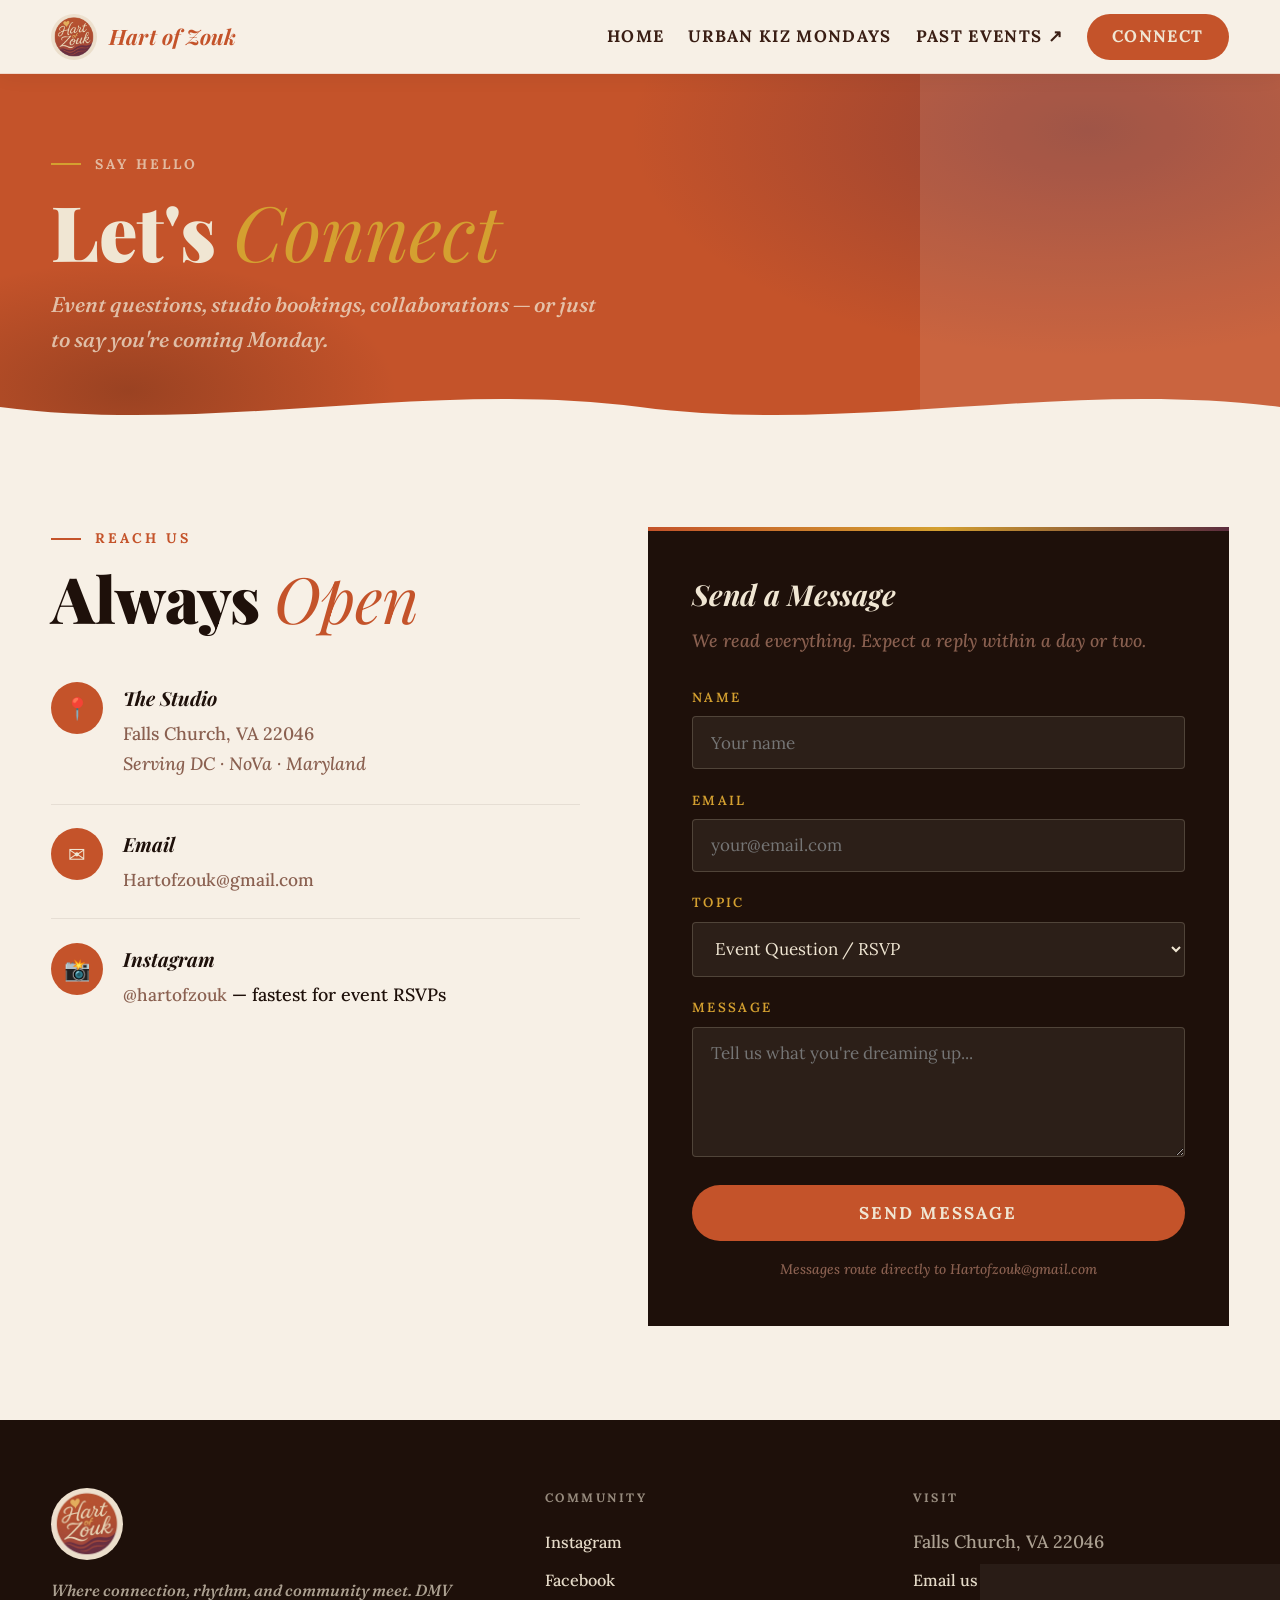
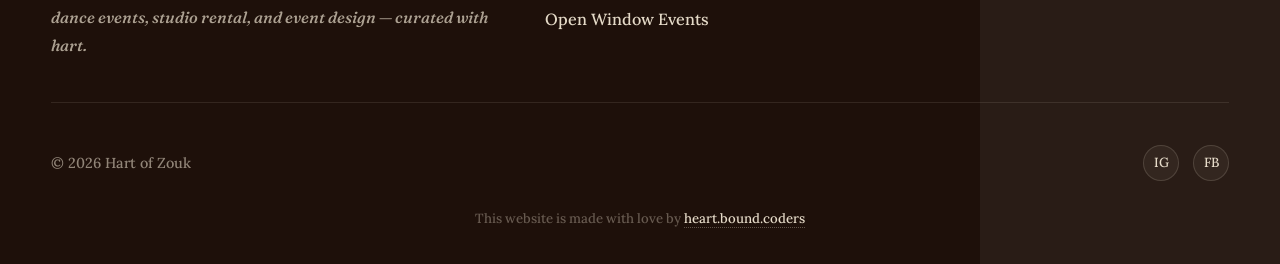
<file: contact.html>
<!DOCTYPE html>
<html lang="en">
<head>
<meta charset="UTF-8">
<meta name="viewport" content="width=device-width, initial-scale=1.0">
<title>Contact — Hart of Zouk | Let's Connect</title>
<meta name="description" content="Get in touch with Hart of Zouk — event questions, studio rental, collaborations. Falls Church, VA.">
<link rel="icon" href="assets/favicon.png">
<!-- SEO -->
<link rel="canonical" href="https://hartofzouk.com/contact.html">
<meta name="description" content="Get in touch with Hart of Zouk for events, studio rental, private workshops, or collaborations. Serving the DMV.">
<meta name="keywords" content="contact Hart of Zouk, DMV dance inquiries">
<meta name="robots" content="index,follow">
<meta name="author" content="Hart of Zouk">
<meta name="theme-color" content="#c4532a">
<meta property="og:type" content="website">
<meta property="og:site_name" content="Hart of Zouk">
<meta property="og:title" content="Contact — Hart of Zouk | Falls Church, VA">
<meta property="og:description" content="Get in touch with Hart of Zouk for events, studio rental, private workshops, or collaborations. Serving the DMV.">
<meta property="og:url" content="https://hartofzouk.com/contact.html">
<meta property="og:image" content="https://hartofzouk.com/assets/logo.webp">
<meta property="og:locale" content="en_US">
<meta name="twitter:card" content="summary_large_image">
<meta name="twitter:title" content="Contact — Hart of Zouk | Falls Church, VA">
<meta name="twitter:description" content="Get in touch with Hart of Zouk for events, studio rental, private workshops, or collaborations. Serving the DMV.">
<meta name="twitter:image" content="https://hartofzouk.com/assets/logo.webp">
<link rel="preconnect" href="https://fonts.googleapis.com">
<link href="https://fonts.googleapis.com/css2?family=Playfair+Display:ital,wght@0,700;0,900;1,400;1,700&family=Lora:ital,wght@0,500;0,600;0,700;1,400&family=Fraunces:ital,wght@1,300&display=swap" rel="stylesheet">
<link rel="stylesheet" href="css/style.css">
<style>
.contact-grid { display: grid; grid-template-columns: 1fr 1.1fr; gap: 4rem; align-items: start; }
.c-card { display: flex; gap: 1.2rem; align-items: flex-start; padding: 1.4rem 0; border-bottom: 1px solid rgba(30,16,10,.08); }
.c-card:last-child { border: none; }
.c-card .ic {
  width: 52px; height: 52px; border-radius: 50%; flex-shrink: 0;
  background: var(--terra); color: var(--cream);
  display: flex; align-items: center; justify-content: center; font-size: 1.25rem;
}
.c-card h3 { font-family: 'Playfair Display', serif; font-style: italic; font-size: 1.15rem; color: var(--ink); margin-bottom: .25rem; }
.c-card p, .c-card a { font-size: 1.02rem; color: var(--muted); text-decoration: none; }
.c-card a:hover { color: var(--terra); }

.form-panel {
  background: var(--ink); padding: 2.6rem; position: relative; overflow: hidden;
}
.form-panel::before {
  content: ''; position: absolute; top: 0; left: 0; right: 0; height: 4px;
  background: linear-gradient(90deg, var(--terra), var(--gold), var(--plum));
}
.form-panel h2 { font-family: 'Playfair Display', serif; font-style: italic; font-size: 1.7rem; color: var(--cream); margin-bottom: .4rem; }
.form-panel .sub { font-size: 1rem; color: var(--muted); margin-bottom: 1.8rem; font-style: italic; }
.f-row { margin-bottom: 1.2rem; }
.f-row label { display: block; font-size: .78rem; letter-spacing: .18em; text-transform: uppercase; color: var(--gold); margin-bottom: .45rem; font-weight: 600; }
.f-row input, .f-row select, .f-row textarea {
  width: 100%; padding: .85rem 1.1rem;
  background: rgba(240,230,211,.07); border: 1px solid rgba(240,230,211,.18);
  color: var(--cream); font-family: 'Lora', serif; font-size: 1rem;
  border-radius: 4px; outline: none; transition: border-color .2s;
}
.f-row input:focus, .f-row select:focus, .f-row textarea:focus { border-color: var(--gold); }
.f-row select option { background: var(--ink); }
.f-row textarea { min-height: 130px; resize: vertical; }
.map-band { padding: 0; }
.map-band iframe { width: 100%; height: 380px; border: 0; display: block; filter: sepia(.25) saturate(.85); }
@media (max-width: 920px) {
  .contact-grid { grid-template-columns: 1fr; }
  .form-panel { padding: 1.6rem 1.2rem; }
  .c-card { gap: .9rem; }
  .c-card p, .c-card a { font-size: .95rem; }
}
</style>
</head>
<body data-page="contact">

<header class="page-hero">
  <img src="assets/watermark.webp" class="watermark" alt="" loading="lazy" decoding="async" aria-hidden="true">
  <div class="page-hero-inner">
    <p class="eyebrow">Say Hello</p>
    <h1>Let's <em>Connect</em></h1>
    <p class="lede">Event questions, studio bookings, collaborations — or just to say you're coming Monday.</p>
  </div>
  <div class="wave-out">
    <svg viewBox="0 0 1440 60" preserveAspectRatio="none" xmlns="http://www.w3.org/2000/svg">
      <path d="M0,30 C240,60 480,0 720,30 C960,60 1200,0 1440,30 L1440,60 L0,60 Z" fill="#f7f0e6"/>
    </svg>
  </div>
</header>

<section class="section">
  <div class="container contact-grid">
    <div class="reveal">
      <p class="eyebrow">Reach Us</p>
      <h2 class="h2">Always <em>Open</em></h2>
      <div style="margin-top:1.6rem">
        <div class="c-card">
          <div class="ic">📍</div>
          <div><h3>The Studio</h3><p>Falls Church, VA 22046<br><span style="font-style:italic">Serving DC · NoVa · Maryland</span></p></div>
        </div>
        <div class="c-card">
          <div class="ic">✉</div>
          <div><h3>Email</h3><a href="mailto:Hartofzouk@gmail.com">Hartofzouk@gmail.com</a></div>
        </div>
        <div class="c-card">
          <div class="ic">📸</div>
          <div><h3>Instagram</h3><a href="https://instagram.com/hartofzouk" target="_blank" rel="noopener">@hartofzouk</a> — fastest for event RSVPs</div>
        </div>

      </div>
    </div>

    <form class="form-panel reveal" action="https://formsubmit.co/Hartofzouk@gmail.com" method="POST">
      <h2>Send a Message</h2>
      <p class="sub">We read everything. Expect a reply within a day or two.</p>
      <input type="hidden" name="_subject" value="New inquiry — hartofzouk website">
      <input type="hidden" name="_captcha" value="false">
      <input type="hidden" name="_template" value="table">
      <input type="hidden" name="_next" value="thanks.html">
      <div class="f-row">
        <label for="cf-name">Name</label>
        <input id="cf-name" name="name" type="text" placeholder="Your name" required>
      </div>
      <div class="f-row">
        <label for="cf-email">Email</label>
        <input id="cf-email" name="email" type="email" placeholder="your@email.com" required>
      </div>
      <div class="f-row">
        <label for="cf-topic">Topic</label>
        <select id="cf-topic" name="topic">
          <option>Event Question / RSVP</option>
          <option>Studio Rental Inquiry</option>
          <option>Private Workshop / Date Night</option>
          <option>Event Decor &amp; Design</option>
          <option>Collaboration</option>
          <option>Something Else</option>
        </select>
      </div>
      <div class="f-row">
        <label for="cf-msg">Message</label>
        <textarea id="cf-msg" name="message" placeholder="Tell us what you're dreaming up..." required></textarea>
      </div>
      <button type="submit" class="btn btn-terra" style="width:100%;justify-content:center">Send Message</button>
      <p style="font-size:.82rem;color:var(--muted);margin-top:1rem;text-align:center;font-style:italic">
        Messages route directly to Hartofzouk@gmail.com
      </p>
    </form>
  </div>
</section>

<section class="map-band reveal">
  
</section>

<script src="js/main.js"></script>

</body>
</html>
</file>
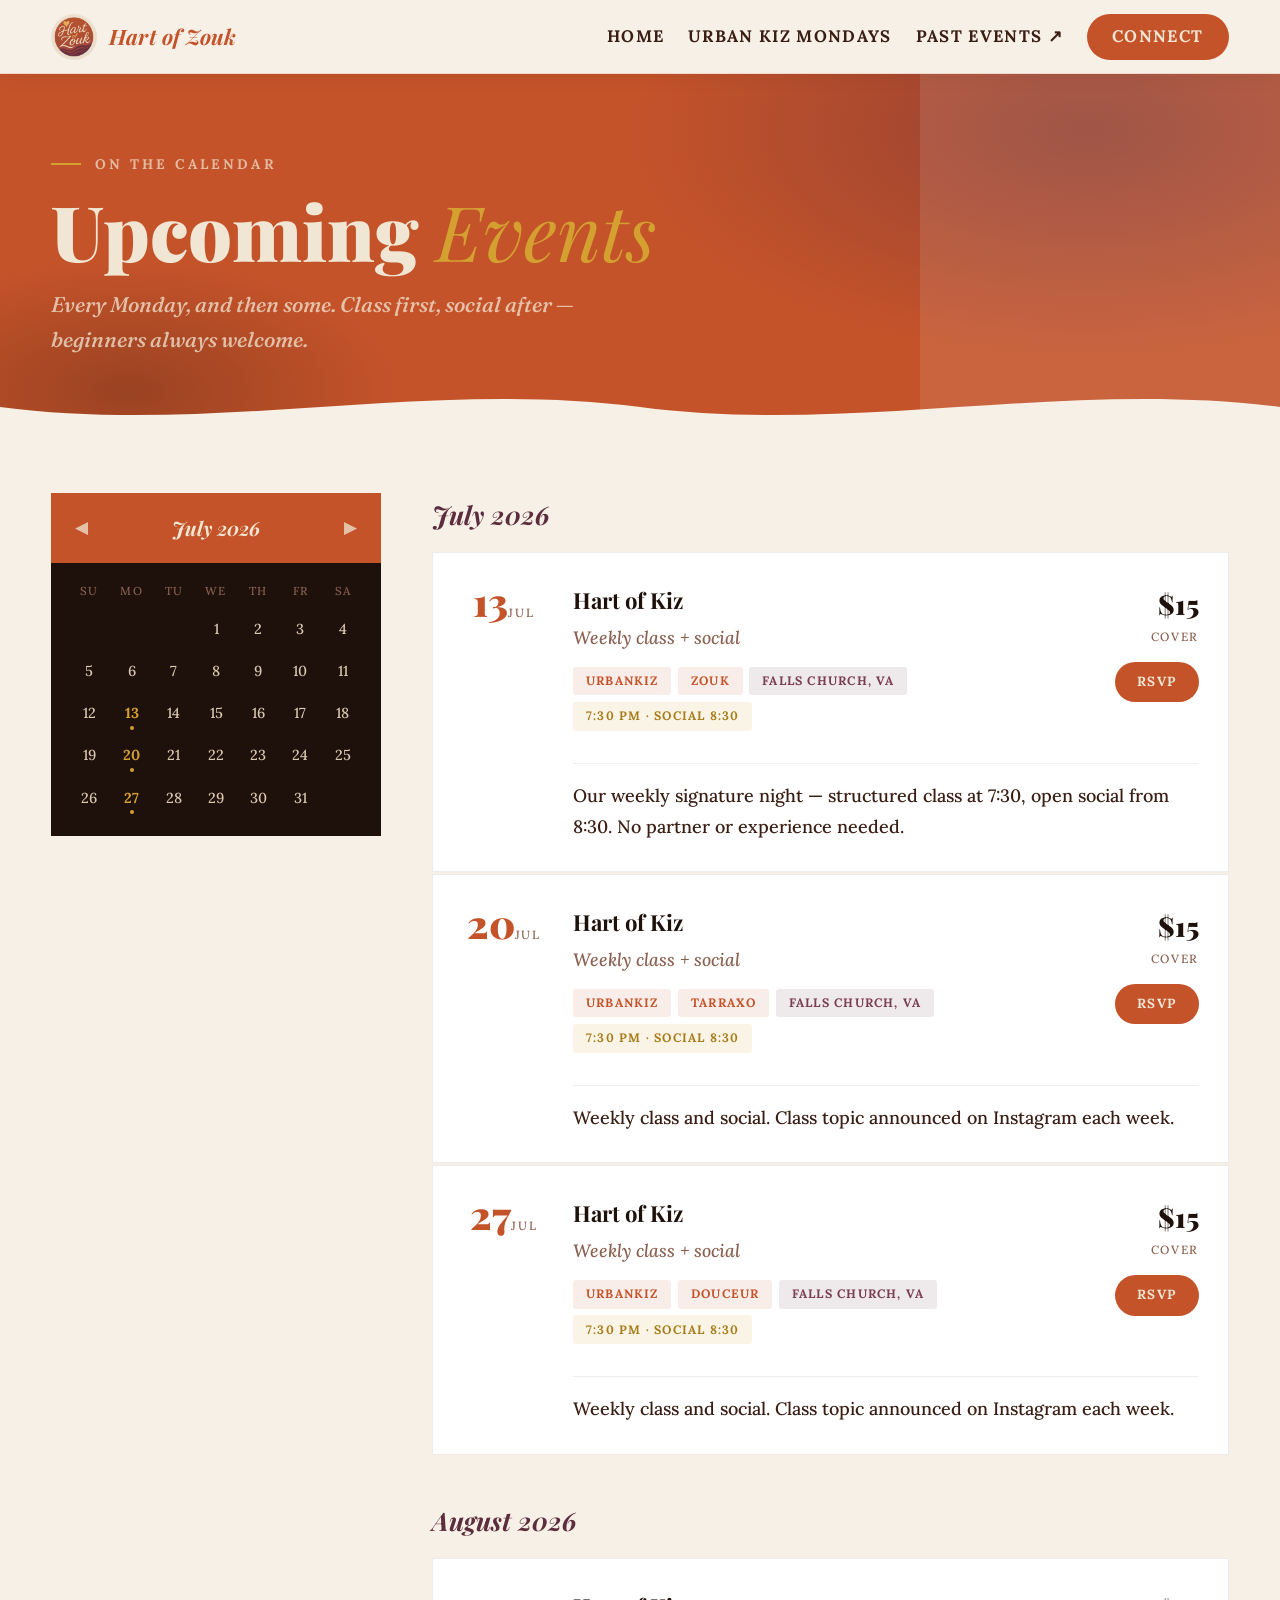
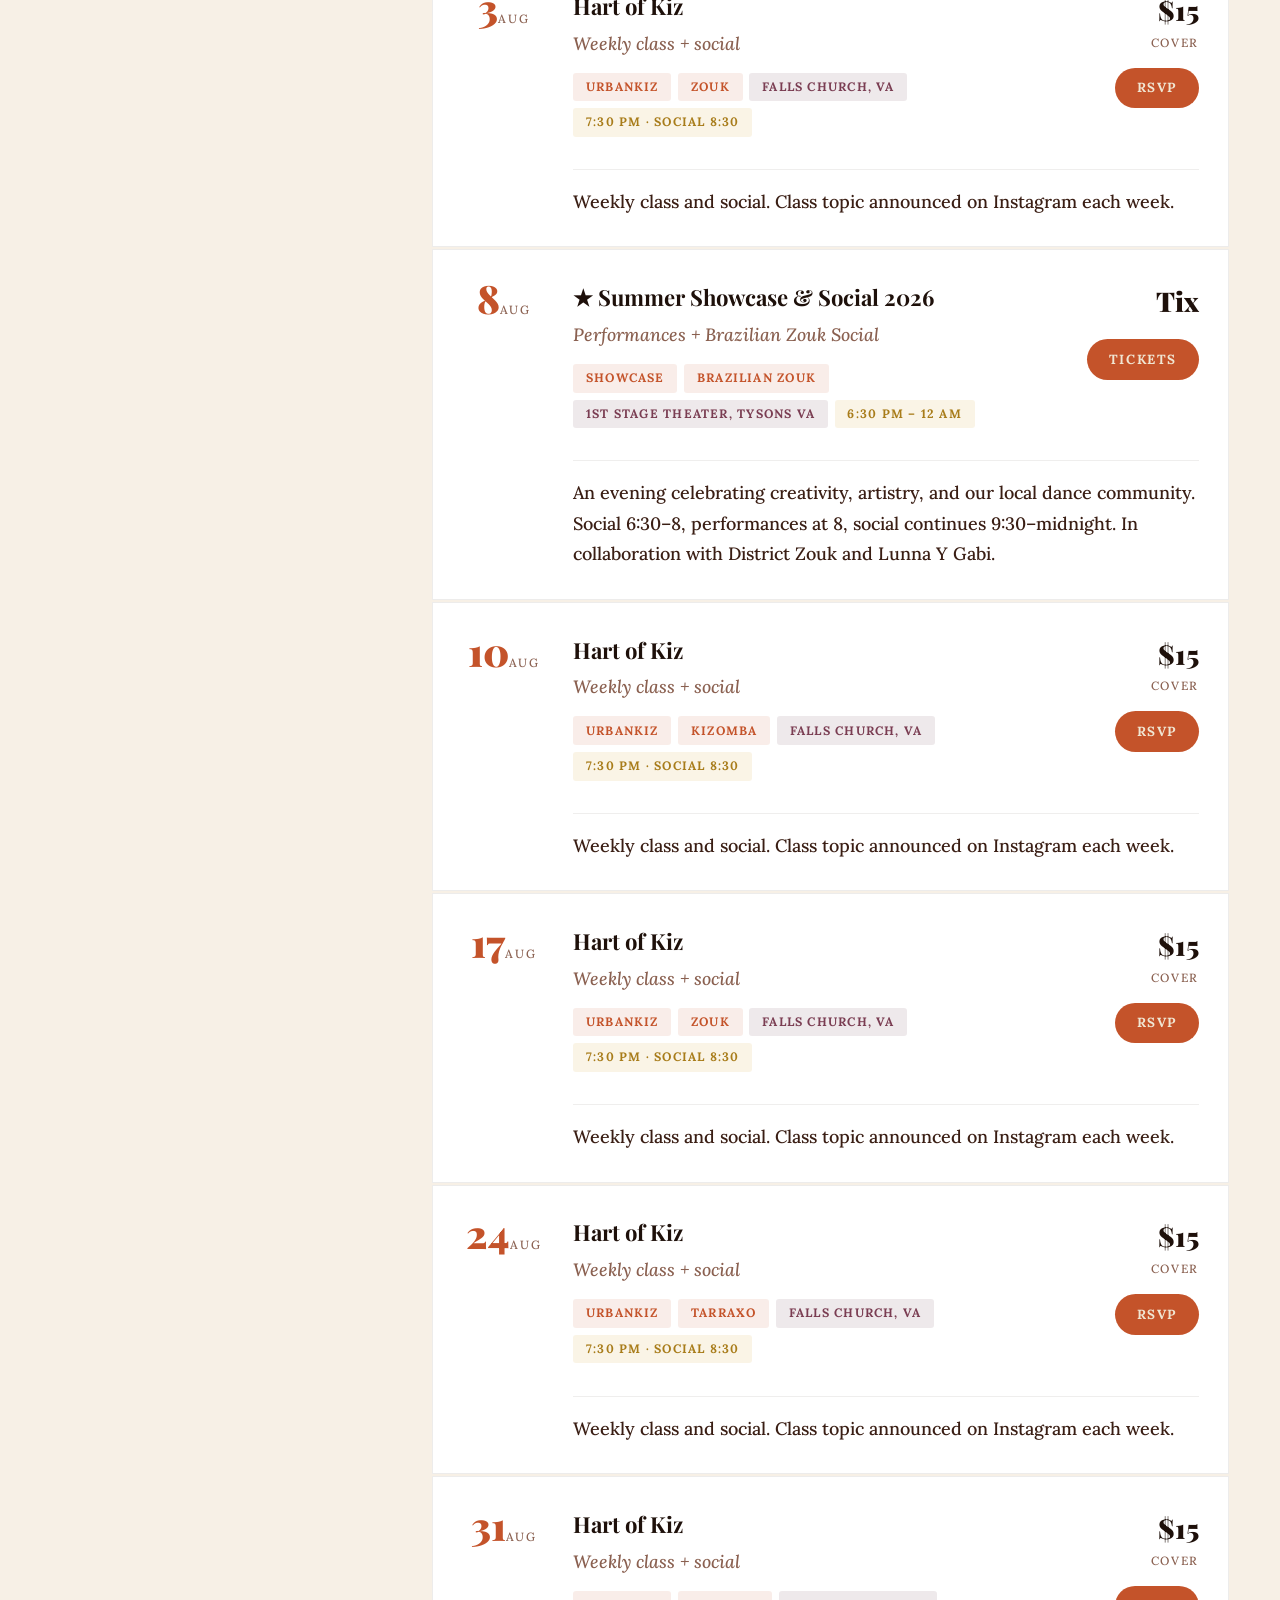
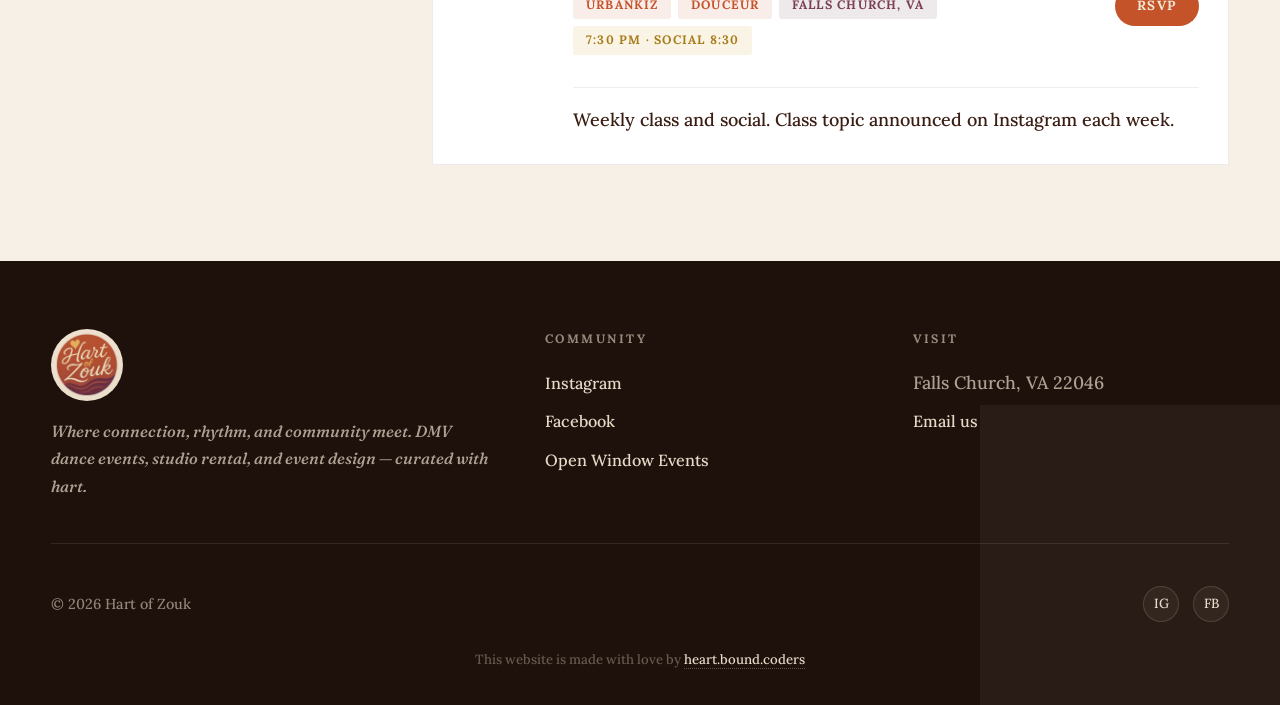
<file: events.html>
<!DOCTYPE html>
<html lang="en">
<head>
<meta charset="UTF-8">
<meta name="viewport" content="width=device-width, initial-scale=1.0">
<title>Upcoming Events — Hart of Zouk | Falls Church, VA</title>
<meta name="description" content="Upcoming zouk, tarraxo & kizomba events in Falls Church VA — weekly Hart of Kiz, workshops, and festivals.">
<link rel="icon" href="assets/favicon.png">
<!-- SEO -->
<link rel="canonical" href="https://hartofzouk.com/events.html">
<meta name="description" content="See upcoming Brazilian zouk, kizomba, and urban kiz events with Hart of Zouk in the DMV region.">
<meta name="keywords" content="DMV dance events, zouk events DC, kizomba calendar, Hart of Zouk schedule">
<meta name="robots" content="index,follow">
<meta name="author" content="Hart of Zouk">
<meta name="theme-color" content="#c4532a">
<meta property="og:type" content="website">
<meta property="og:site_name" content="Hart of Zouk">
<meta property="og:title" content="Upcoming Events — Hart of Zouk | DMV Dance Calendar">
<meta property="og:description" content="See upcoming Brazilian zouk, kizomba, and urban kiz events with Hart of Zouk in the DMV region.">
<meta property="og:url" content="https://hartofzouk.com/events.html">
<meta property="og:image" content="https://hartofzouk.com/assets/logo.webp">
<meta property="og:locale" content="en_US">
<meta name="twitter:card" content="summary_large_image">
<meta name="twitter:title" content="Upcoming Events — Hart of Zouk | DMV Dance Calendar">
<meta name="twitter:description" content="See upcoming Brazilian zouk, kizomba, and urban kiz events with Hart of Zouk in the DMV region.">
<meta name="twitter:image" content="https://hartofzouk.com/assets/logo.webp">
<link rel="preconnect" href="https://fonts.googleapis.com">
<link href="https://fonts.googleapis.com/css2?family=Playfair+Display:ital,wght@0,700;0,900;1,400;1,700&family=Lora:ital,wght@0,500;0,600;0,700;1,400&family=Fraunces:ital,wght@1,300&display=swap" rel="stylesheet">
<link rel="stylesheet" href="css/style.css">
<style>
.events-layout { display: grid; grid-template-columns: 330px 1fr; gap: 3rem; align-items: start; }
/* calendar */
.cal { background: var(--ink); position: sticky; top: 6rem; }
.cal-head { background: var(--terra); padding: 1.1rem 1.4rem; display: flex; justify-content: space-between; align-items: center; }
.cal-head h3 { font-family: 'Playfair Display', serif; font-style: italic; font-size: 1.15rem; color: var(--cream); }
.cal-head button { background: none; border: none; color: var(--cream); cursor: pointer; font-size: 1rem; opacity: .75; }
.cal-head button:hover { opacity: 1; }
.cal-body { padding: 1.1rem; }
.cal-dow, .cal-days { display: grid; grid-template-columns: repeat(7,1fr); gap: 3px; }
.cal-dow span { text-align: center; font-size: .68rem; letter-spacing: .1em; text-transform: uppercase; color: var(--muted); padding-bottom: .5rem; }
.cal-days div { aspect-ratio: 1; display: flex; align-items: center; justify-content: center; font-size: .85rem; color: var(--cream-dk); border-radius: 3px; }
.cal-days .ev { color: var(--gold); font-weight: 700; position: relative; cursor: pointer; }
.cal-days .ev::after { content:''; position:absolute; bottom:3px; left:50%; transform:translateX(-50%); width:4px; height:4px; border-radius:50%; background:var(--gold); }
.cal-days .today { background: var(--terra); color: var(--cream); font-weight: 700; }
/* event rows */
.ev-row {
  display: grid; grid-template-columns: 84px 1fr auto; gap: 1.6rem; align-items: start;
  background: #fff; border: 1px solid rgba(30,16,10,.08);
  padding: 1.7rem; margin-bottom: 2px; scroll-margin-top: 6.5rem;
  transition: transform .2s, box-shadow .2s, border-color .2s;
}
.ev-row:hover { border-color: var(--terra); transform: translateX(5px); box-shadow: -5px 0 0 var(--terra); }
.ev-date { text-align: center; }
.ev-date .d { font-family: 'Playfair Display', serif; font-size: 2.3rem; font-weight: 900; color: var(--terra); line-height: 1; }
.ev-date .m { font-size: .7rem; letter-spacing: .16em; text-transform: uppercase; color: var(--muted); }
.ev-info h3 { font-family: 'Playfair Display', serif; font-size: 1.3rem; color: var(--ink); }
.ev-info .sub { font-style: italic; color: var(--muted); margin: .25rem 0 .8rem; }
.tagrow { display: flex; flex-wrap: wrap; gap: .4rem; }
.tag { padding: .25rem .75rem; font-size: .72rem; font-weight: 700; letter-spacing: .1em; text-transform: uppercase; border-radius: 3px; }
.tag.style { background: rgba(196,83,42,.1); color: var(--terra); }
.tag.loc { background: rgba(92,45,62,.1); color: var(--plum-lt); }
.tag.time { background: rgba(212,160,48,.12); color: #a87c1a; }
.ev-side { text-align: right; }
.ev-side .price { font-family: 'Playfair Display', serif; font-size: 1.6rem; font-weight: 900; color: var(--ink); }
.ev-side .cover { font-size: .7rem; letter-spacing: .14em; text-transform: uppercase; color: var(--muted); }
.ev-side .btn { margin-top: .9rem; padding: .55rem 1.3rem; font-size: .78rem; }
.ev-desc { grid-column: 2 / -1; font-size: 1rem; color: var(--ink-soft); line-height: 1.75; border-top: 1px solid rgba(30,16,10,.07); padding-top: 1rem; margin-top: .3rem; }
.month-label { font-family: 'Playfair Display', serif; font-style: italic; font-size: 1.5rem; color: var(--plum); margin: 2.6rem 0 1rem; }
.month-label:first-child { margin-top: 0; }
.pay-note {
  margin-top: 2.6rem; padding: 1.6rem 2rem;
  background: var(--plum); color: var(--cream-dk);
  font-family: 'Fraunces', serif; font-style: italic; font-size: 1.02rem; line-height: 1.8;
}
.pay-note strong { color: var(--gold-lt); font-style: normal; }
@media (max-width: 920px) {
  .events-layout { grid-template-columns: 1fr; gap: 2rem; }
  .cal-days div { font-size: .95rem; }
  .ev-row { padding: 1.2rem; gap: 1rem; }
  .cal { position: static; }
  .ev-row { grid-template-columns: 64px 1fr; }
  .ev-side { grid-column: 2; text-align: left; }
  .ev-desc { grid-column: 1 / -1; }
}
</style>
</head>
<body data-page="events">

<header class="page-hero">
  <img src="assets/watermark.webp" class="watermark" alt="" loading="lazy" decoding="async" aria-hidden="true">
  <div class="page-hero-inner">
    <p class="eyebrow">On the Calendar</p>
    <h1>Upcoming <em>Events</em></h1>
    <p class="lede">Every Monday, and then some. Class first, social after — beginners always welcome.</p>
  </div>
  <div class="wave-out">
    <svg viewBox="0 0 1440 60" preserveAspectRatio="none" xmlns="http://www.w3.org/2000/svg">
      <path d="M0,30 C240,60 480,0 720,30 C960,60 1200,0 1440,30 L1440,60 L0,60 Z" fill="#f7f0e6"/>
    </svg>
  </div>
</header>

<section class="section" style="padding-top:3.5rem">
  <div class="container events-layout">
    <aside class="cal reveal">
      <div class="cal-head">
        <button onclick="calNav(-1)" aria-label="Previous month">◀</button>
        <h3 id="cal-title"></h3>
        <button onclick="calNav(1)" aria-label="Next month">▶</button>
      </div>
      <div class="cal-body">
        <div class="cal-dow"><span>Su</span><span>Mo</span><span>Tu</span><span>We</span><span>Th</span><span>Fr</span><span>Sa</span></div>
        <div class="cal-days" id="cal-days"></div>
      </div>
    </aside>

    <div id="events-list" class="reveal"></div>
  </div>
</section>


<script src="js/main.js"></script>
<script>
/* ── EVENT DATA — edit here, page renders automatically ──
   To add a Drive flyer image: set driveId to the file's Drive ID. */
const EVENTS = [
  { id:'urbankiz-mondays', y:2026, mo:6, d:13, month:'July', title:'Hart of Kiz', sub:'Weekly class + social',
    styles:['Urbankiz','Zouk'], loc:'Falls Church, VA', time:'7:30 PM · Social 8:30', price:'$15',
    desc:'Our weekly signature night — structured class at 7:30, open social from 8:30. No partner or experience needed.' },
  { y:2026, mo:6, d:20, month:'July', title:'Hart of Kiz', sub:'Weekly class + social',
    styles:['Urbankiz','Tarraxo'], loc:'Falls Church, VA', time:'7:30 PM · Social 8:30', price:'$15',
    desc:'Weekly class and social. Class topic announced on Instagram each week.' },
  { y:2026, mo:6, d:27, month:'July', title:'Hart of Kiz', sub:'Weekly class + social',
    styles:['Urbankiz','Douceur'], loc:'Falls Church, VA', time:'7:30 PM · Social 8:30', price:'$15',
    desc:'Weekly class and social. Class topic announced on Instagram each week.' },
  { y:2026, mo:7, d:3, month:'August', title:'Hart of Kiz', sub:'Weekly class + social',
    styles:['Urbankiz','Zouk'], loc:'Falls Church, VA', time:'7:30 PM · Social 8:30', price:'$15',
    desc:'Weekly class and social. Class topic announced on Instagram each week.' },
  { id:'summer-showcase', y:2026, mo:7, d:8, month:'August', title:'★ Summer Showcase & Social 2026', sub:'Performances + Brazilian Zouk Social',
    styles:['Showcase','Brazilian Zouk'], loc:'1st Stage Theater, Tysons VA', time:'6:30 PM – 12 AM', price:'Tix',
    desc:'An evening celebrating creativity, artistry, and our local dance community. Social 6:30–8, performances at 8, social continues 9:30–midnight. In collaboration with District Zouk and Lunna Y Gabi.' },
  { y:2026, mo:7, d:10, month:'August', title:'Hart of Kiz', sub:'Weekly class + social',
    styles:['Urbankiz','Kizomba'], loc:'Falls Church, VA', time:'7:30 PM · Social 8:30', price:'$15',
    desc:'Weekly class and social. Class topic announced on Instagram each week.' },
  { y:2026, mo:7, d:17, month:'August', title:'Hart of Kiz', sub:'Weekly class + social',
    styles:['Urbankiz','Zouk'], loc:'Falls Church, VA', time:'7:30 PM · Social 8:30', price:'$15',
    desc:'Weekly class and social. Class topic announced on Instagram each week.' },
  { y:2026, mo:7, d:24, month:'August', title:'Hart of Kiz', sub:'Weekly class + social',
    styles:['Urbankiz','Tarraxo'], loc:'Falls Church, VA', time:'7:30 PM · Social 8:30', price:'$15',
    desc:'Weekly class and social. Class topic announced on Instagram each week.' },
  { y:2026, mo:7, d:31, month:'August', title:'Hart of Kiz', sub:'Weekly class + social',
    styles:['Urbankiz','Douceur'], loc:'Falls Church, VA', time:'7:30 PM · Social 8:30', price:'$15',
    desc:'Weekly class and social. Class topic announced on Instagram each week.' },
];

// render rows grouped by month
const list = document.getElementById('events-list');
let lastMonth = '';
EVENTS.forEach(ev => {
  if (ev.month !== lastMonth) {
    list.insertAdjacentHTML('beforeend', `<h2 class="month-label">${ev.month} ${ev.y}</h2>`);
    lastMonth = ev.month;
  }
  list.insertAdjacentHTML('beforeend', `
    <article class="ev-row" ${ev.id ? `id="${ev.id}"` : ''}>
      <div class="ev-date"><span class="d">${ev.d}</span><span class="m">${ev.month.slice(0,3)}</span></div>
      <div class="ev-info">
        <h3>${ev.title}</h3>
        <p class="sub">${ev.sub}</p>
        <div class="tagrow">
          ${ev.styles.map(s=>`<span class="tag style">${s}</span>`).join('')}
          <span class="tag loc">${ev.loc}</span>
          <span class="tag time">${ev.time}</span>
        </div>
      </div>
      <div class="ev-side">
        <div class="price">${ev.price}</div>
        <div class="cover">${ev.price==='$15'?'cover':''}</div>
        <a class="btn btn-terra" href="${ev.id==='summer-showcase' ? 'https://www.danceplace.com/book/it/13321' : 'https://instagram.com/hartofzouk'}" ${ev.id==='summer-showcase' ? '' : 'target="_blank" rel="noopener"'}>${ev.id==='summer-showcase' ? 'Tickets' : 'RSVP'}</a>
      </div>
      <p class="ev-desc">${ev.desc}</p>
    </article>`);
});
list.insertAdjacentHTML('beforeend', `
  `);

// calendar
let cy = 2026, cm = 6; // July 2026
const evMap = {};
EVENTS.forEach(e => { (evMap[`${e.y}-${e.mo}`] ??= new Set()).add(e.d); });
function renderCal() {
  document.getElementById('cal-title').textContent =
    new Date(cy, cm).toLocaleString('en-US', {month:'long', year:'numeric'});
  const first = new Date(cy, cm, 1).getDay(), days = new Date(cy, cm+1, 0).getDate();
  const evs = evMap[`${cy}-${cm}`] || new Set();
  const today = new Date();
  let html = '';
  for (let i=0;i<first;i++) html += '<div></div>';
  for (let d=1;d<=days;d++) {
    const cls = [
      evs.has(d) ? 'ev' : '',
      (today.getFullYear()===cy && today.getMonth()===cm && today.getDate()===d) ? 'today' : ''
    ].join(' ').trim();
    html += `<div class="${cls}">${d}</div>`;
  }
  document.getElementById('cal-days').innerHTML = html;
}
function calNav(dir) { cm += dir; if (cm<0){cm=11;cy--;} if (cm>11){cm=0;cy++;} renderCal(); }
renderCal();
</script>
</body>
</html>
</file>
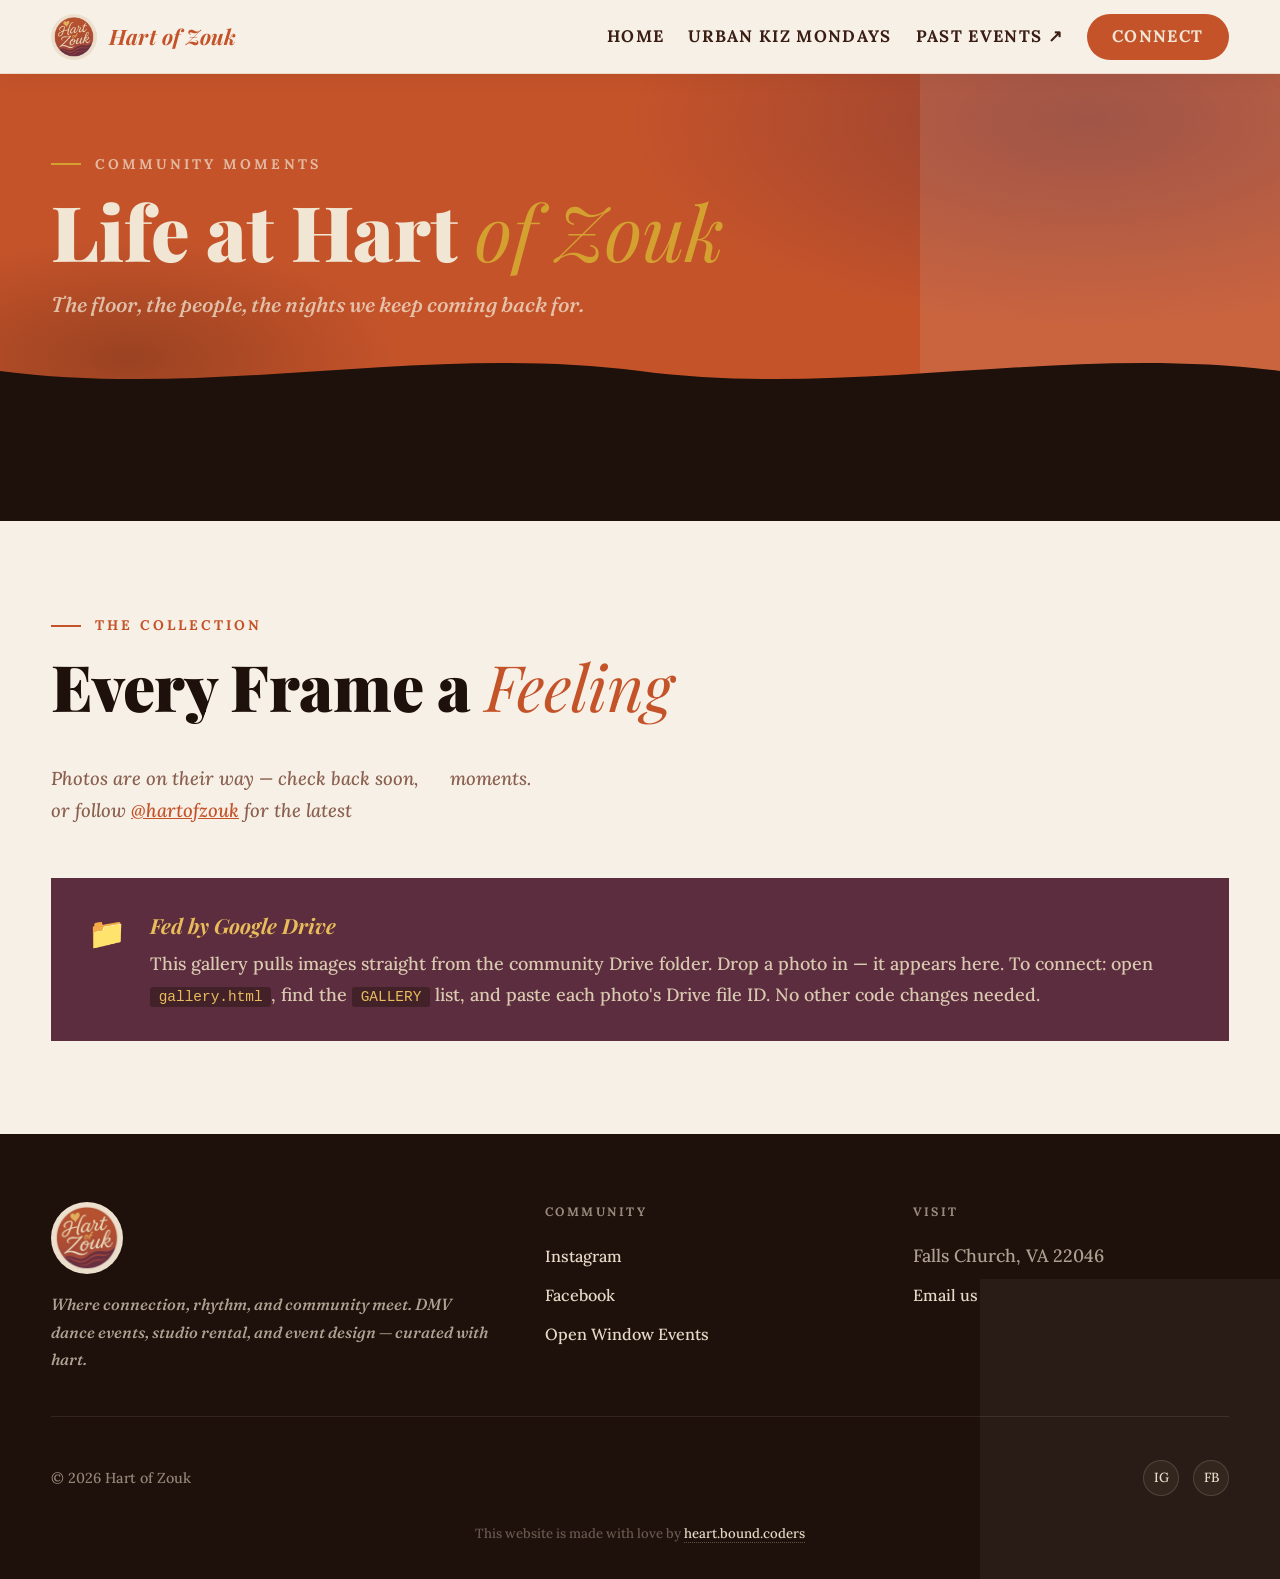
<file: gallery.html>
<!DOCTYPE html>
<html lang="en">
<head>
<meta charset="UTF-8">
<meta name="viewport" content="width=device-width, initial-scale=1.0">
<title>Gallery — Hart of Zouk | Life on the Dance Floor</title>
<meta name="description" content="Photos from Hart of Zouk events — weekly socials, festivals, and community moments across the DMV.">
<link rel="icon" href="assets/favicon.png">
<!-- SEO -->
<link rel="canonical" href="https://hartofzouk.com/gallery.html">
<meta name="description" content="Photos from Hart of Zouk events, socials, and workshops across the DMV.">
<meta name="keywords" content="Hart of Zouk gallery, zouk photos DC">
<meta name="robots" content="index,follow">
<meta name="author" content="Hart of Zouk">
<meta name="theme-color" content="#c4532a">
<meta property="og:type" content="website">
<meta property="og:site_name" content="Hart of Zouk">
<meta property="og:title" content="Gallery — Hart of Zouk | Moments from the DMV Dance Community">
<meta property="og:description" content="Photos from Hart of Zouk events, socials, and workshops across the DMV.">
<meta property="og:url" content="https://hartofzouk.com/gallery.html">
<meta property="og:image" content="https://hartofzouk.com/assets/logo.webp">
<meta property="og:locale" content="en_US">
<meta name="twitter:card" content="summary_large_image">
<meta name="twitter:title" content="Gallery — Hart of Zouk | Moments from the DMV Dance Community">
<meta name="twitter:description" content="Photos from Hart of Zouk events, socials, and workshops across the DMV.">
<meta name="twitter:image" content="https://hartofzouk.com/assets/logo.webp">
<link rel="preconnect" href="https://fonts.googleapis.com">
<link href="https://fonts.googleapis.com/css2?family=Playfair+Display:ital,wght@0,700;0,900;1,400;1,700&family=Lora:ital,wght@0,500;0,600;0,700;1,400&family=Fraunces:ital,wght@1,300&display=swap" rel="stylesheet">
<link rel="stylesheet" href="css/style.css">
<style>
/* rotating strip */
.strip-zone { background: var(--ink); padding: 3.6rem 0; overflow: hidden; }
.strip { display: flex; gap: 1rem; width: max-content; animation: slide 38s linear infinite; padding: 0 1rem; }
.strip:hover { animation-play-state: paused; }
@keyframes slide { to { transform: translateX(-50%); } }
.strip-card {
  width: 290px; height: 200px; flex-shrink: 0; position: relative;
  overflow: hidden; border-radius: 4px; cursor: pointer;
  transition: transform .3s;
}
.strip-card:hover { transform: scale(1.04) translateY(-4px); z-index: 2; }
.strip-card img { width: 100%; height: 100%; object-fit: cover; }
.strip-card .ph {
  width: 100%; height: 100%;
  display: flex; flex-direction: column; align-items: center; justify-content: center; gap: .5rem;
  background: linear-gradient(135deg, var(--terra), var(--plum));
  color: rgba(240,230,211,.75); font-size: .8rem; letter-spacing: .14em; text-transform: uppercase;
}
.strip-card .ph::before { content: '📸'; font-size: 2rem; }

/* masonry grid */
.masonry { columns: 3 280px; column-gap: 1.2rem; }
.m-item { break-inside: avoid; margin-bottom: 1.2rem; position: relative; overflow: hidden; border-radius: 4px; cursor: pointer; }
.m-item img { width: 100%; transition: transform .35s; }
.m-item:hover img { transform: scale(1.05); }
.m-item .ph {
  display: flex; flex-direction: column; align-items: center; justify-content: center; gap: .5rem;
  background: linear-gradient(150deg, var(--plum), var(--ink));
  color: rgba(240,230,211,.7); font-size: .78rem; letter-spacing: .14em; text-transform: uppercase;
}
.m-item .ph::before { content: '♥'; font-size: 1.8rem; color: var(--terra); }
.m-item .cap {
  position: absolute; inset: auto 0 0 0;
  background: linear-gradient(to top, rgba(30,16,10,.85), transparent);
  color: var(--cream); padding: 2rem 1rem .9rem;
  font-family: 'Fraunces', serif; font-style: italic; font-size: .95rem;
  opacity: 0; transition: opacity .3s;
}
.m-item:hover .cap { opacity: 1; }

.drive-note {
  margin-top: 3rem; padding: 1.8rem 2.2rem;
  background: var(--plum); display: flex; gap: 1.4rem; align-items: flex-start;
}
.drive-note .ic { font-size: 1.8rem; }
.drive-note h3 { font-family: 'Playfair Display', serif; font-style: italic; color: var(--gold-lt); margin-bottom: .4rem; }
.drive-note p { color: var(--cream-dk); font-size: 1rem; line-height: 1.75; }
.drive-note code { background: rgba(30,16,10,.4); padding: .1rem .5rem; border-radius: 3px; font-size: .85rem; color: var(--gold-lt); }
</style>
</head>
<body data-page="gallery">

<header class="page-hero">
  <img src="assets/watermark.webp" class="watermark" alt="" loading="lazy" decoding="async" aria-hidden="true">
  <div class="page-hero-inner">
    <p class="eyebrow">Community Moments</p>
    <h1>Life at Hart <em>of Zouk</em></h1>
    <p class="lede">The floor, the people, the nights we keep coming back for.</p>
  </div>
  <div class="wave-out">
    <svg viewBox="0 0 1440 60" preserveAspectRatio="none" xmlns="http://www.w3.org/2000/svg">
      <path d="M0,30 C240,60 480,0 720,30 C960,60 1200,0 1440,30 L1440,60 L0,60 Z" fill="#1e100a"/>
    </svg>
  </div>
</header>

<!-- auto-rotating strip -->
<div class="strip-zone">
  <div class="strip" id="strip"></div>
</div>

<!-- masonry archive -->
<section class="section">
  <div class="container">
    <p class="eyebrow reveal">The Collection</p>
    <h2 class="h2 reveal">Every Frame a <em>Feeling</em></h2>
    <div class="masonry reveal" id="masonry" style="margin-top:2.6rem"></div>

    <div class="drive-note reveal">
      <span class="ic">📁</span>
      <div>
        <h3>Fed by Google Drive</h3>
        <p>This gallery pulls images straight from the community Drive folder. Drop a photo in — it appears here. To connect: open <code>gallery.html</code>, find the <code>GALLERY</code> list, and paste each photo's Drive file ID. No other code changes needed.</p>
      </div>
    </div>
  </div>
</section>

<script src="js/main.js"></script>
<script>
/* ── GALLERY — auto-loads every photo in assets/gallery/ ──
   Client workflow: drop images into assets/gallery on GitHub → commit →
   the build-gallery Action regenerates manifest.json → photos appear here. */
fetch('assets/gallery/manifest.json')
  .then(r => r.json())
  .then(items => {
    const strip = document.getElementById('strip');
    const masonry = document.getElementById('masonry');
    if (!items.length) {
      masonry.innerHTML = `<p style="font-style:italic;color:var(--muted);font-size:1.1rem">
        Photos are on their way — check back soon, or follow
        <a href="https://instagram.com/hartofzouk" target="_blank" rel="noopener" style="color:var(--terra)">@hartofzouk</a>
        for the latest moments.</p>`;
      return;
    }
    // rotating strip (duplicate list for seamless loop)
    strip.innerHTML = [...items, ...items].map(g => `
      <div class="strip-card"><img src="${g.src}" alt="${g.cap}" loading="lazy" decoding="async"></div>`).join('');
    // masonry
    masonry.innerHTML = items.map(g => `
      <figure class="m-item">
        <img src="${g.src}" alt="${g.cap}" loading="lazy" decoding="async">
        <figcaption class="cap">${g.cap}</figcaption>
      </figure>`).join('');
  })
  .catch(() => {});
</script>
</body>
</html>
</file>
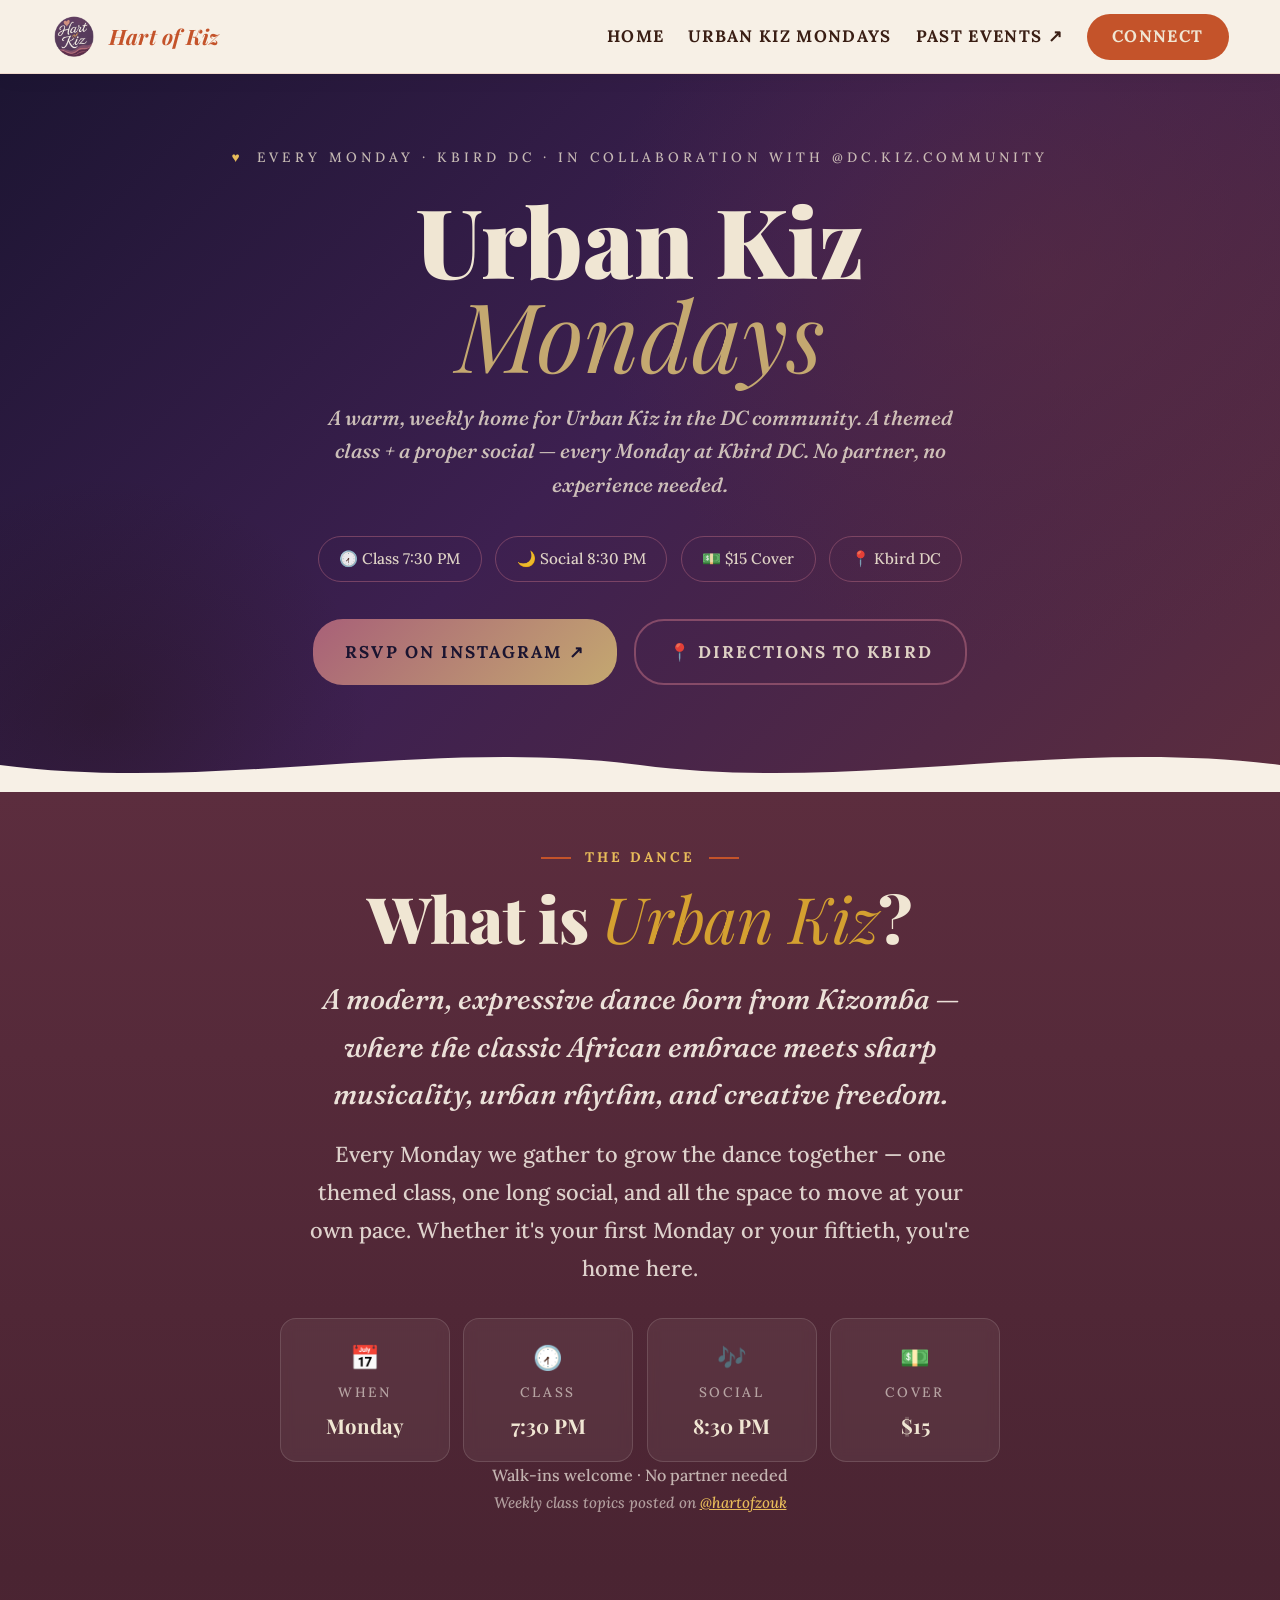
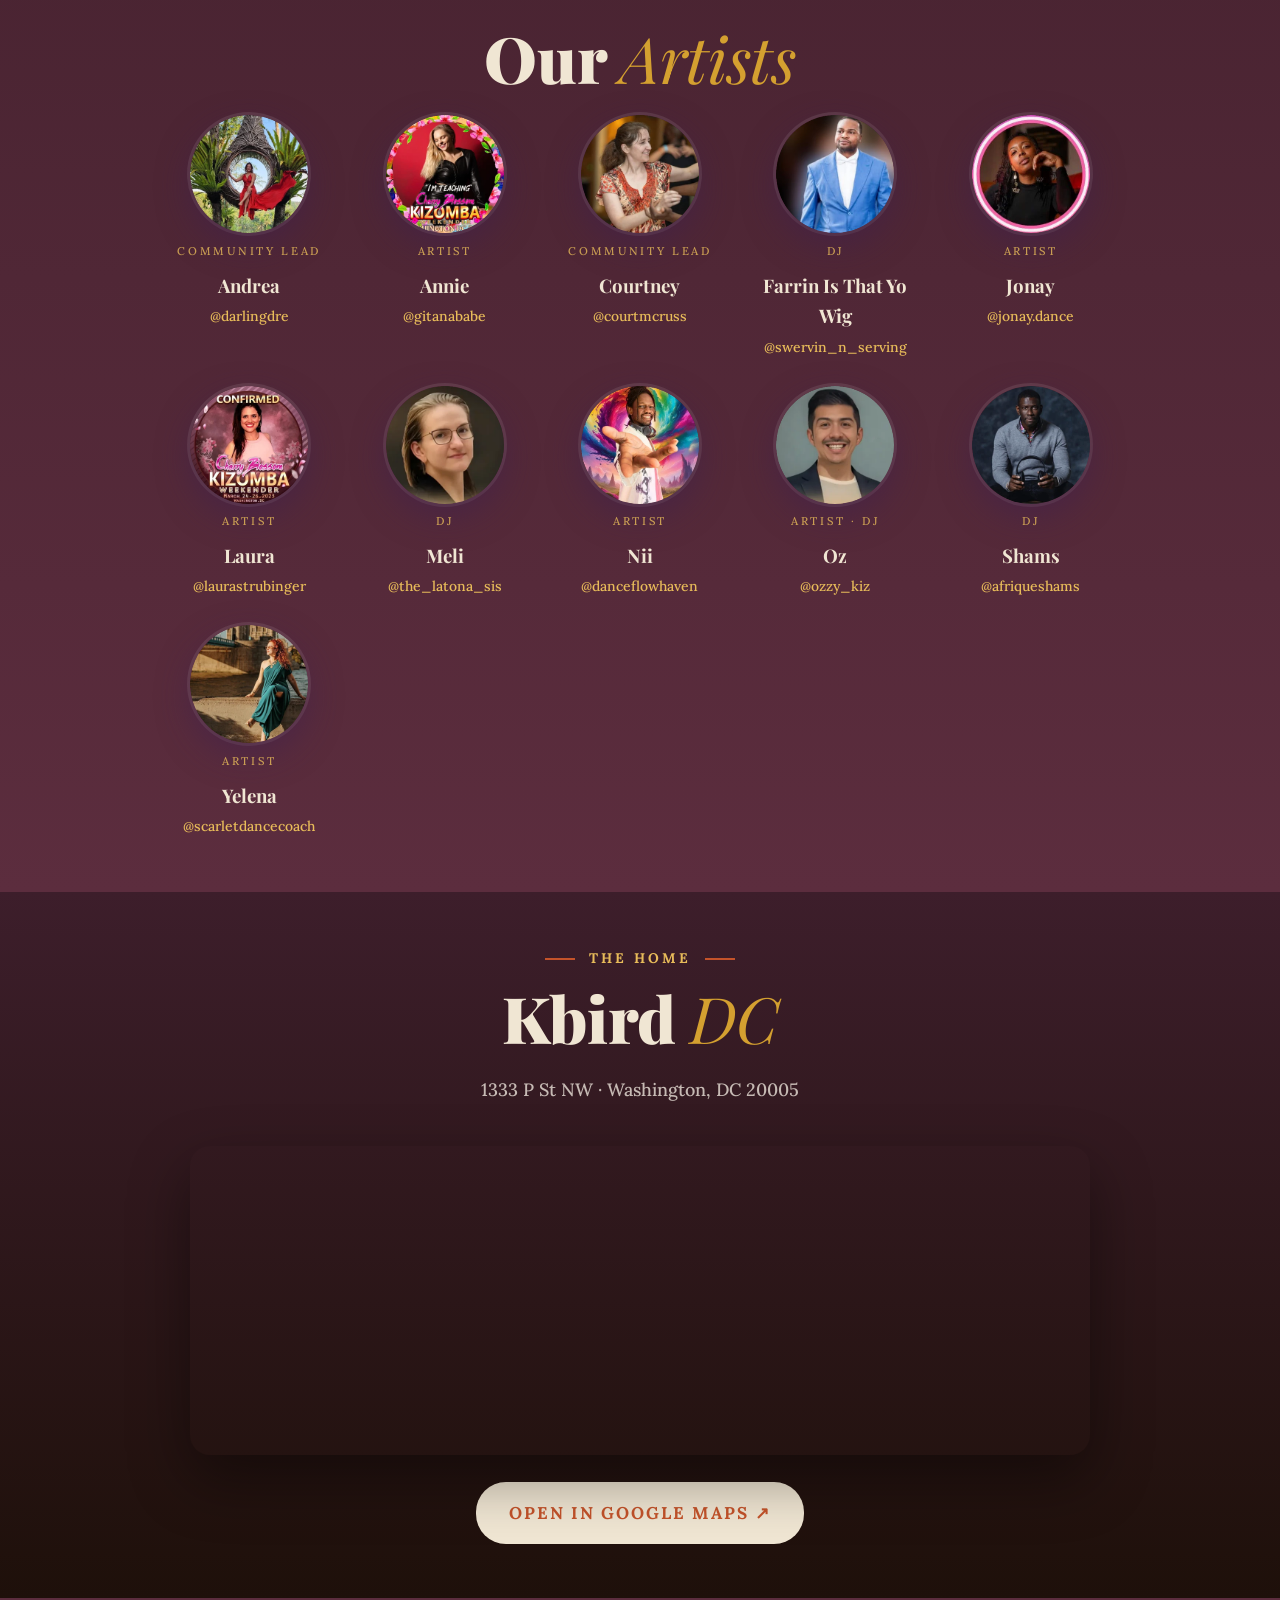
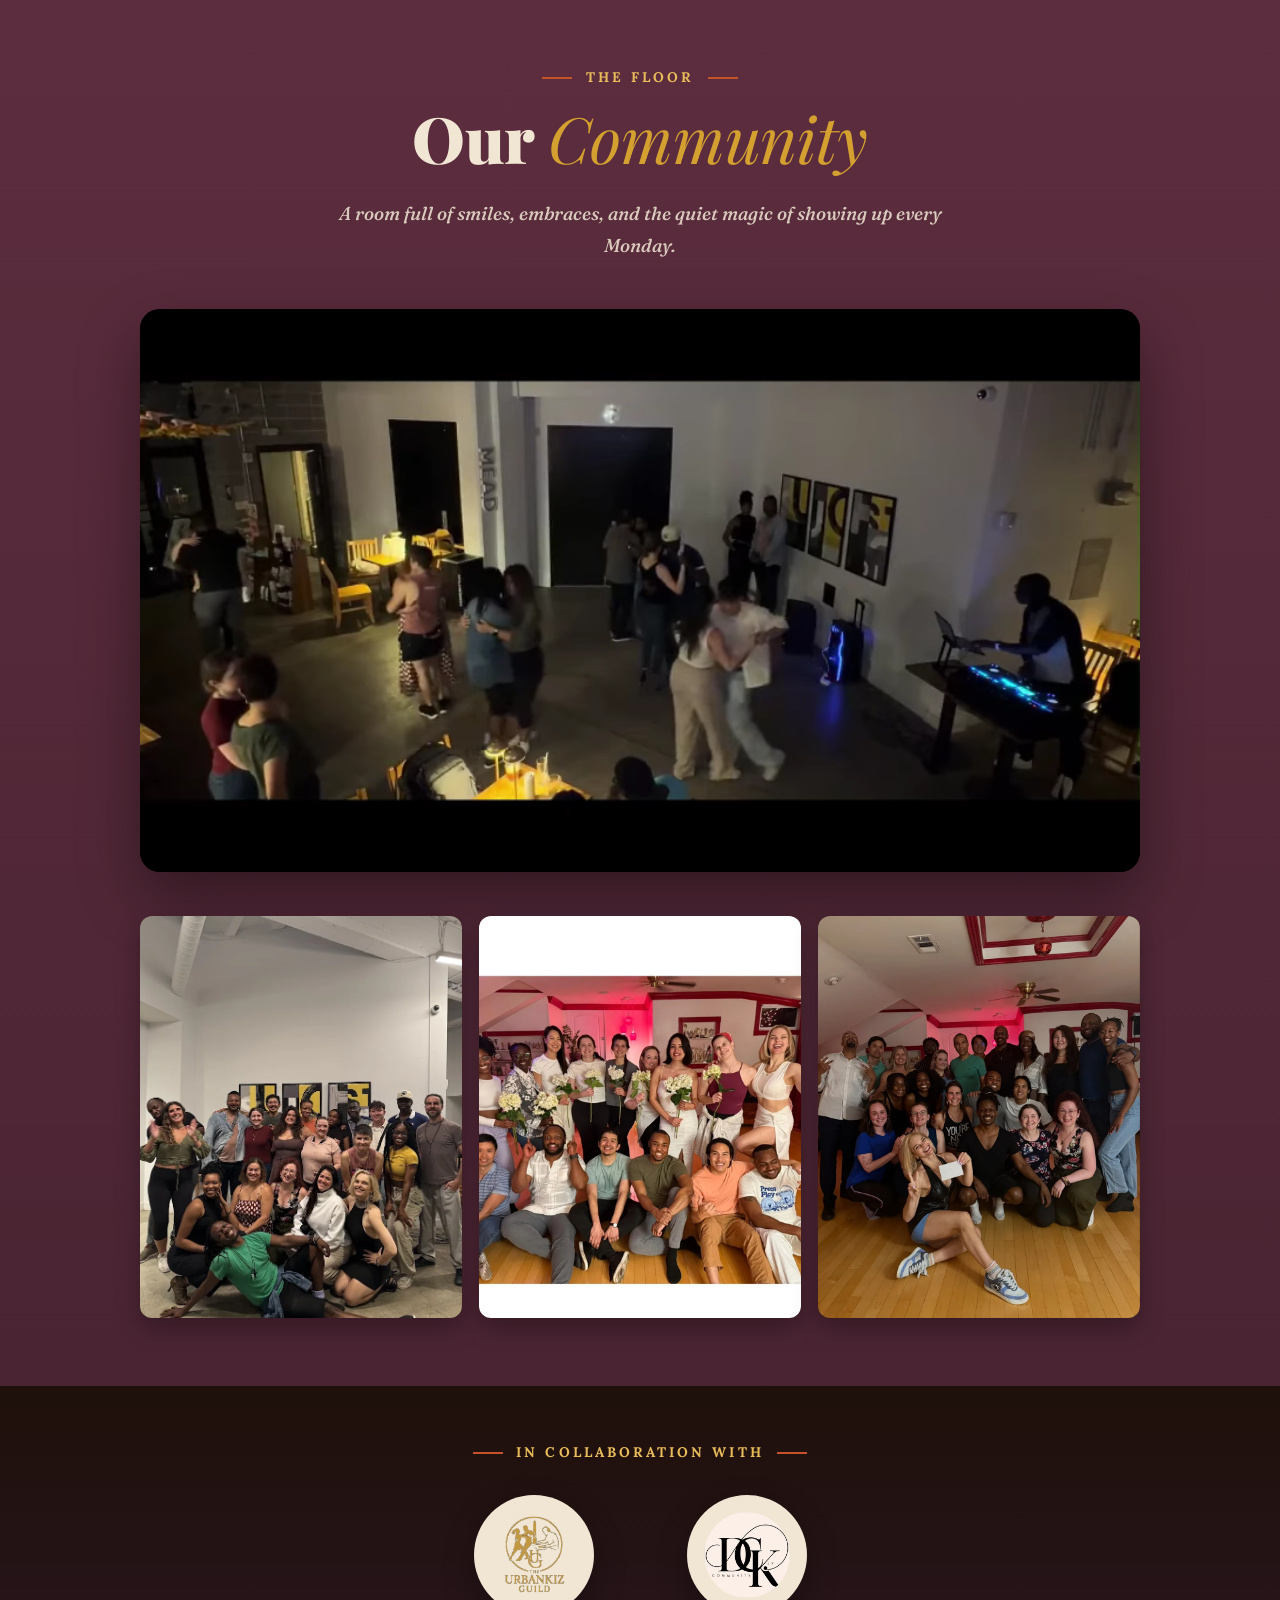
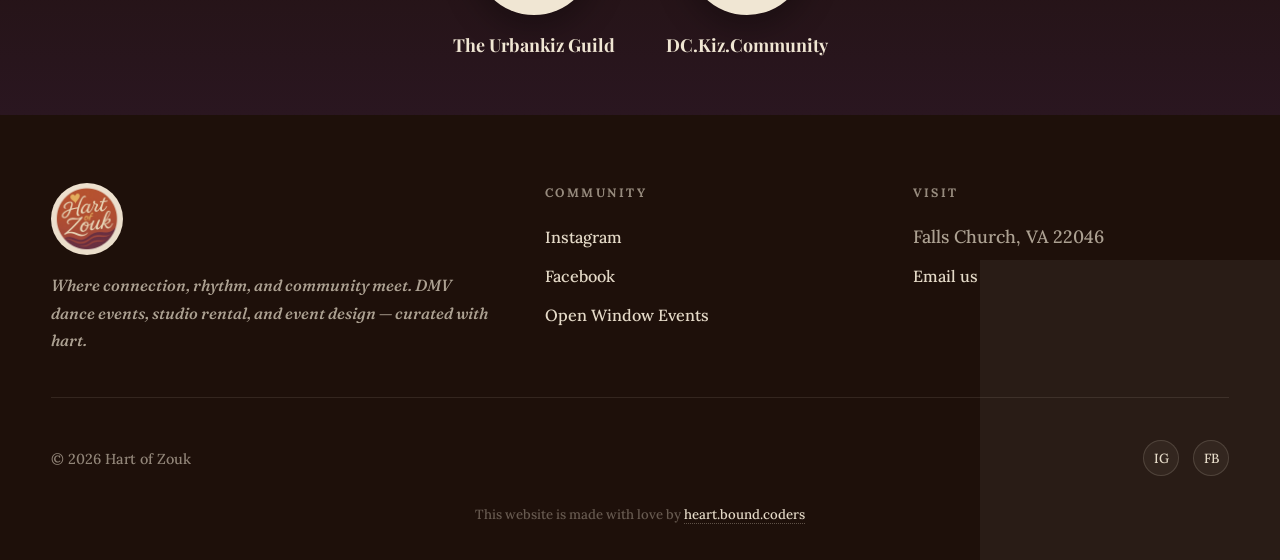
<file: hart-of-kiz.html>
<!DOCTYPE html>
<html lang="en"><head>
<meta charset="UTF-8">
<title>Urban Kiz Mondays — Hart of Zouk</title>
<link rel="canonical" href="https://hartofzouk.com/urban-kiz-mondays.html">
<meta http-equiv="refresh" content="0; url=urban-kiz-mondays.html">
<meta name="robots" content="noindex,follow">
<script>location.replace('urban-kiz-mondays.html');</script>
</head><body>
<p>Redirecting to <a href="urban-kiz-mondays.html">Urban Kiz Mondays</a>…</p>
</body></html>
</file>
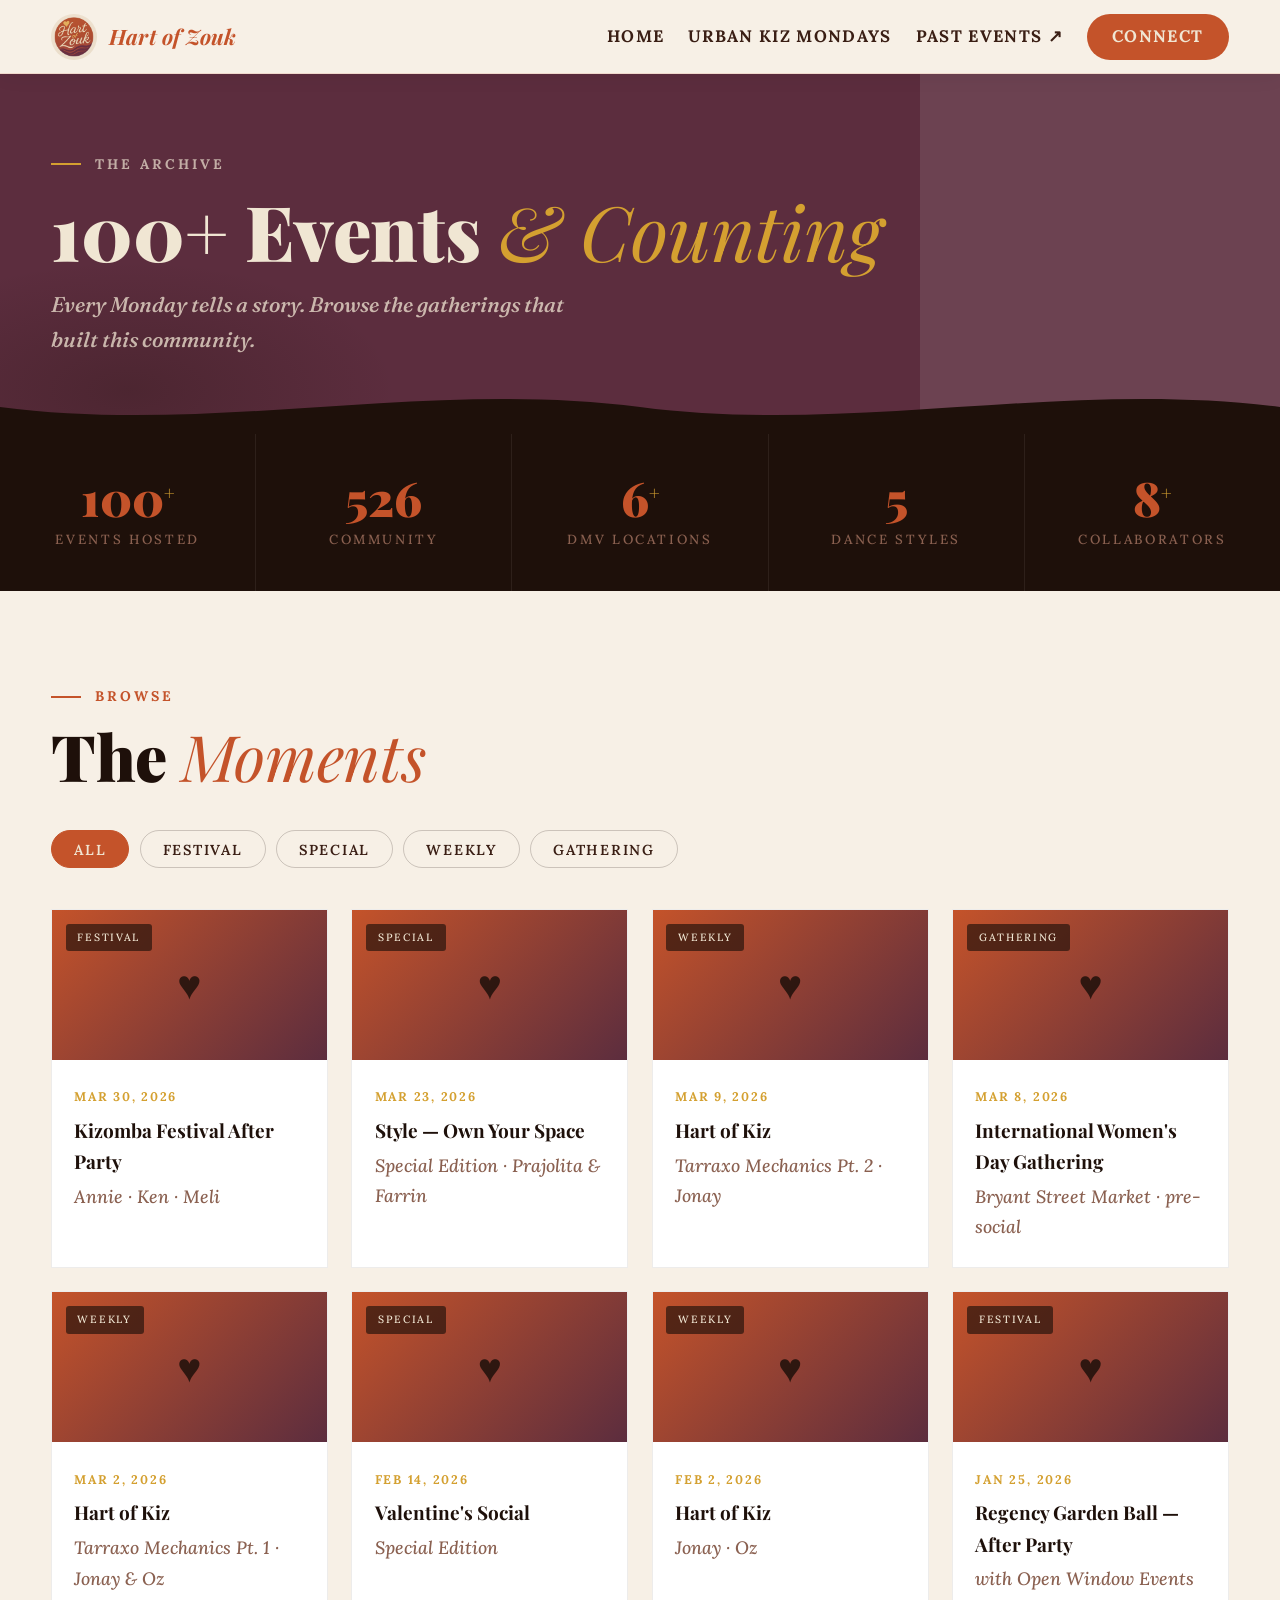
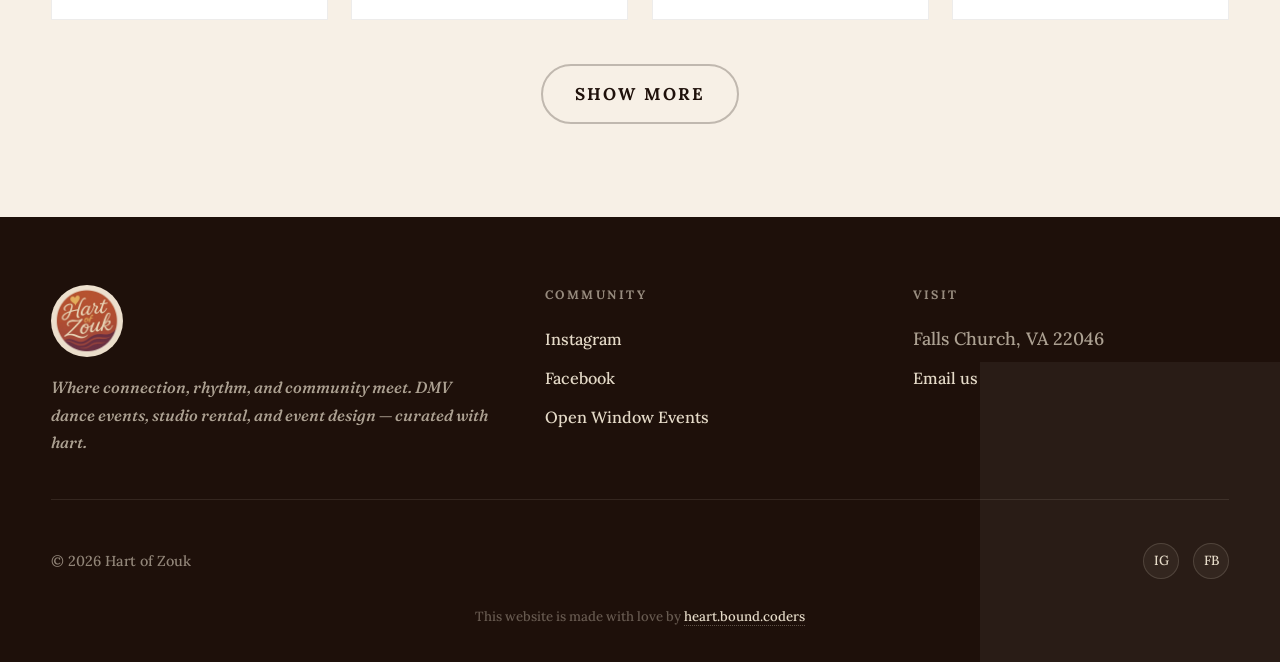
<file: past-events.html>
<!DOCTYPE html>
<html lang="en">
<head>
<meta charset="UTF-8">
<meta name="viewport" content="width=device-width, initial-scale=1.0">
<title>Past Events — Hart of Zouk | 100+ Gatherings & Counting</title>
<meta name="description" content="Over 100 dance events hosted across the DMV — browse the Hart of Zouk archive.">
<link rel="icon" href="assets/favicon.png">
<!-- SEO -->
<link rel="canonical" href="https://hartofzouk.com/past-events.html">
<meta name="description" content="Over 100 dance events curated by Hart of Zouk across Washington DC, Virginia, and Maryland.">
<meta name="keywords" content="Hart of Zouk past events, DMV dance archive">
<meta name="robots" content="index,follow">
<meta name="author" content="Hart of Zouk">
<meta name="theme-color" content="#c4532a">
<meta property="og:type" content="website">
<meta property="og:site_name" content="Hart of Zouk">
<meta property="og:title" content="Past Events — Hart of Zouk | 100+ DMV Dance Gatherings">
<meta property="og:description" content="Over 100 dance events curated by Hart of Zouk across Washington DC, Virginia, and Maryland.">
<meta property="og:url" content="https://hartofzouk.com/past-events.html">
<meta property="og:image" content="https://hartofzouk.com/assets/logo.webp">
<meta property="og:locale" content="en_US">
<meta name="twitter:card" content="summary_large_image">
<meta name="twitter:title" content="Past Events — Hart of Zouk | 100+ DMV Dance Gatherings">
<meta name="twitter:description" content="Over 100 dance events curated by Hart of Zouk across Washington DC, Virginia, and Maryland.">
<meta name="twitter:image" content="https://hartofzouk.com/assets/logo.webp">
<link rel="preconnect" href="https://fonts.googleapis.com">
<link href="https://fonts.googleapis.com/css2?family=Playfair+Display:ital,wght@0,700;0,900;1,400;1,700&family=Lora:ital,wght@0,500;0,600;0,700;1,400&family=Fraunces:ital,wght@1,300&display=swap" rel="stylesheet">
<link rel="stylesheet" href="css/style.css">
<style>
.stats-band { background: var(--ink); display: flex; flex-wrap: wrap; }
.stat { flex: 1; min-width: 160px; text-align: center; padding: 2.4rem 1rem; border-right: 1px solid rgba(240,230,211,.08); }
.stat:last-child { border-right: none; }
.stat .n { font-family: 'Playfair Display', serif; font-size: 2.8rem; font-weight: 900; color: var(--terra); line-height: 1; }
.stat .n sup { font-size: 1.1rem; color: var(--gold); }
.stat .l { font-size: .78rem; letter-spacing: .2em; text-transform: uppercase; color: var(--muted); margin-top: .4rem; }

.filter-row { display: flex; gap: .6rem; flex-wrap: wrap; margin: 2.4rem 0; }
.filter-row button {
  padding: .5rem 1.3rem; border-radius: 24px; cursor: pointer;
  font-family: 'Lora', serif; font-size: .85rem; font-weight: 600;
  letter-spacing: .12em; text-transform: uppercase;
  border: 1px solid rgba(30,16,10,.2); background: transparent; color: var(--ink-soft);
  transition: all .2s;
}
.filter-row button:hover { border-color: var(--terra); color: var(--terra); }
.filter-row button.on { background: var(--terra); border-color: var(--terra); color: var(--cream); }

.archive-grid { display: grid; grid-template-columns: repeat(auto-fill, minmax(250px, 1fr)); gap: 1.4rem; }
.pa-card {
  background: #fff; border: 1px solid rgba(30,16,10,.08); overflow: hidden;
  transition: transform .22s, box-shadow .22s;
}
.pa-card:hover { transform: translateY(-5px); box-shadow: 0 18px 44px rgba(92,45,62,.16); }
.pa-img {
  height: 150px; display: flex; align-items: center; justify-content: center;
  background: linear-gradient(135deg, var(--terra), var(--plum));
  position: relative;
}
.pa-img img { width: 100%; height: 100%; object-fit: cover; }
.pa-img .ph { font-size: 2.4rem; opacity: .85; }
.pa-img .cat-chip {
  position: absolute; top: .8rem; left: .8rem;
  background: rgba(30,16,10,.65); color: var(--cream);
  font-size: .62rem; letter-spacing: .16em; text-transform: uppercase;
  padding: .3rem .7rem; border-radius: 3px;
}
.pa-body { padding: 1.2rem 1.3rem 1.4rem; }
.pa-body .dt { font-size: .74rem; letter-spacing: .14em; text-transform: uppercase; color: var(--gold); font-weight: 700; }
.pa-body h3 { font-family: 'Playfair Display', serif; font-size: 1.12rem; color: var(--ink); margin: .3rem 0 .25rem; }
.pa-body .sub { font-size: .92rem; font-style: italic; color: var(--muted); }
.load-more { text-align: center; margin-top: 2.6rem; }
</style>
</head>
<body data-page="events">

<header class="page-hero" style="background:var(--plum)">
  <img src="assets/watermark.webp" class="watermark" alt="" loading="lazy" decoding="async" aria-hidden="true">
  <div class="page-hero-inner">
    <p class="eyebrow" style="color:rgba(240,230,211,.7)">The Archive</p>
    <h1>100+ Events <em>&amp; Counting</em></h1>
    <p class="lede">Every Monday tells a story. Browse the gatherings that built this community.</p>
  </div>
  <div class="wave-out">
    <svg viewBox="0 0 1440 60" preserveAspectRatio="none" xmlns="http://www.w3.org/2000/svg">
      <path d="M0,30 C240,60 480,0 720,30 C960,60 1200,0 1440,30 L1440,60 L0,60 Z" fill="#1e100a"/>
    </svg>
  </div>
</header>

<div class="stats-band">
  <div class="stat"><div class="n">100<sup>+</sup></div><div class="l">Events Hosted</div></div>
  <div class="stat"><div class="n">526</div><div class="l">Community</div></div>
  <div class="stat"><div class="n">6<sup>+</sup></div><div class="l">DMV Locations</div></div>
  <div class="stat"><div class="n">5</div><div class="l">Dance Styles</div></div>
  <div class="stat"><div class="n">8<sup>+</sup></div><div class="l">Collaborators</div></div>
</div>

<section class="section">
  <div class="container">
    <p class="eyebrow reveal">Browse</p>
    <h2 class="h2 reveal">The <em>Moments</em></h2>

    <div class="filter-row reveal" id="filters"></div>
    <div class="archive-grid" id="archive"></div>
    <div class="load-more reveal"><button class="btn btn-ghost-dark" onclick="loadMore()">Show More</button></div>
  </div>
</section>

<script src="js/main.js"></script>
<script>
/* ── PAST EVENTS DATA — driveId: paste Google Drive file IDs to show real photos ── */
const PAST = [
  { date:'Mar 30, 2026', title:'Kizomba Festival After Party', sub:'Annie · Ken · Meli', cat:'Festival', driveId:null },
  { date:'Mar 23, 2026', title:'Style — Own Your Space', sub:'Special Edition · Prajolita & Farrin', cat:'Special', driveId:null },
  { date:'Mar 9, 2026',  title:'Hart of Kiz', sub:'Tarraxo Mechanics Pt. 2 · Jonay', cat:'Weekly', driveId:null },
  { date:'Mar 8, 2026',  title:"International Women's Day Gathering", sub:'Bryant Street Market · pre-social', cat:'Gathering', driveId:null },
  { date:'Mar 2, 2026',  title:'Hart of Kiz', sub:'Tarraxo Mechanics Pt. 1 · Jonay & Oz', cat:'Weekly', driveId:null },
  { date:'Feb 14, 2026', title:"Valentine's Social", sub:'Special Edition', cat:'Special', driveId:null },
  { date:'Feb 2, 2026',  title:'Hart of Kiz', sub:'Jonay · Oz', cat:'Weekly', driveId:null },
  { date:'Jan 25, 2026', title:'Regency Garden Ball — After Party', sub:'with Open Window Events', cat:'Festival', driveId:null },
  { date:'Dec 2025',     title:'Year in Review Social', sub:'From big milestones to new adventures', cat:'Gathering', driveId:null },
  { date:'Nov 2025',     title:'Fall Festival Social', sub:'DC Metro', cat:'Festival', driveId:null },
  { date:'Oct 2025',     title:'Hart of Kiz', sub:'Leg Lifts · Jonay & Laura', cat:'Weekly', driveId:null },
  { date:'Sep 2025',     title:'Refining Crosses Pt. 2', sub:'Jonay · Farrin', cat:'Weekly', driveId:null },
];
const cats = ['All', ...new Set(PAST.map(p=>p.cat))];
let activeCat = 'All', shown = 8;

const fEl = document.getElementById('filters');
cats.forEach(c => fEl.insertAdjacentHTML('beforeend',
  `<button class="${c==='All'?'on':''}" onclick="setCat('${c}',this)">${c}</button>`));

function setCat(c, btn) {
  activeCat = c; shown = 8;
  document.querySelectorAll('.filter-row button').forEach(b=>b.classList.remove('on'));
  btn.classList.add('on');
  render();
}
function loadMore(){ shown += 8; render(); }
function render() {
  const filtered = PAST.filter(p => activeCat==='All' || p.cat===activeCat);
  document.getElementById('archive').innerHTML = filtered.slice(0, shown).map(p => `
    <article class="pa-card">
      <div class="pa-img">
        ${p.driveId ? `<img src="${driveUrl(p.driveId)}" alt="${p.title}" loading="lazy">` : `<span class="ph">♥</span>`}
        <span class="cat-chip">${p.cat}</span>
      </div>
      <div class="pa-body">
        <span class="dt">${p.date}</span>
        <h3>${p.title}</h3>
        <p class="sub">${p.sub}</p>
      </div>
    </article>`).join('');
  document.querySelector('.load-more').style.display = shown >= filtered.length ? 'none' : 'block';
}
render();
</script>
</body>
</html>
</file>
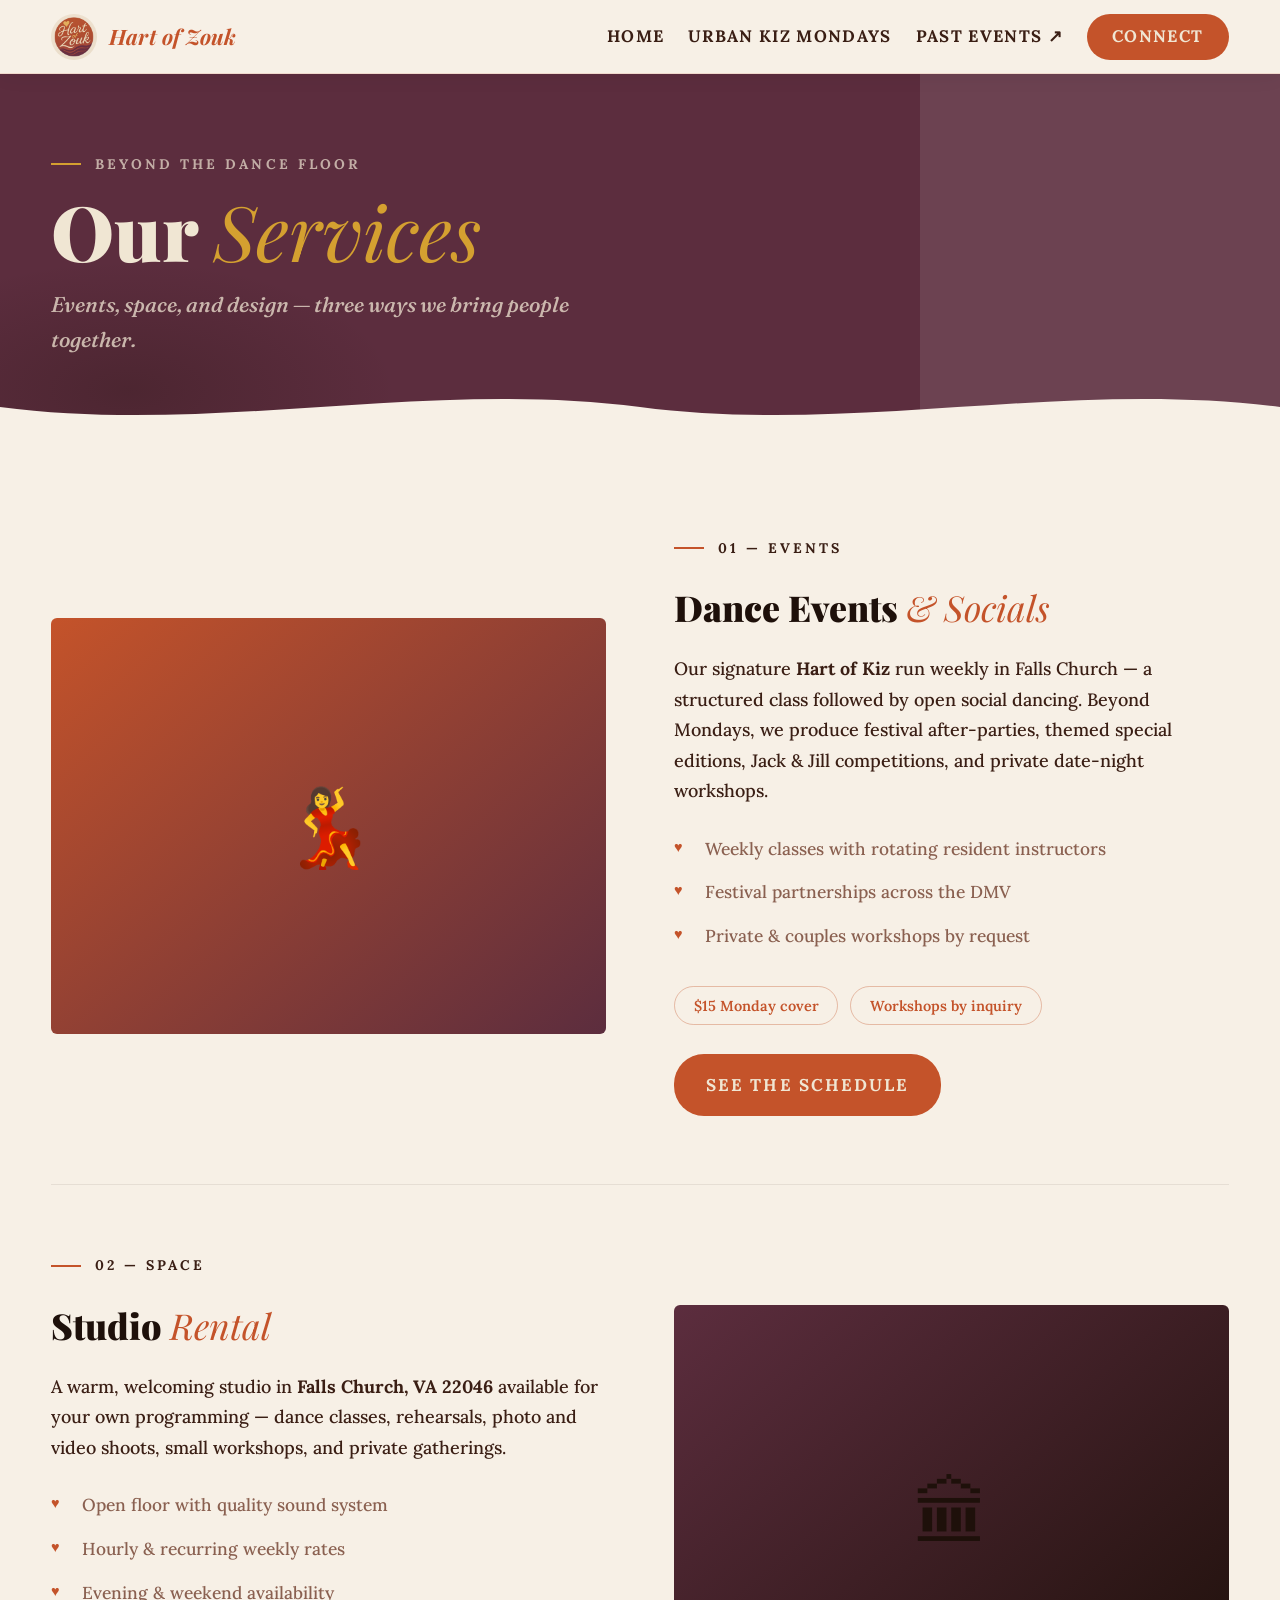
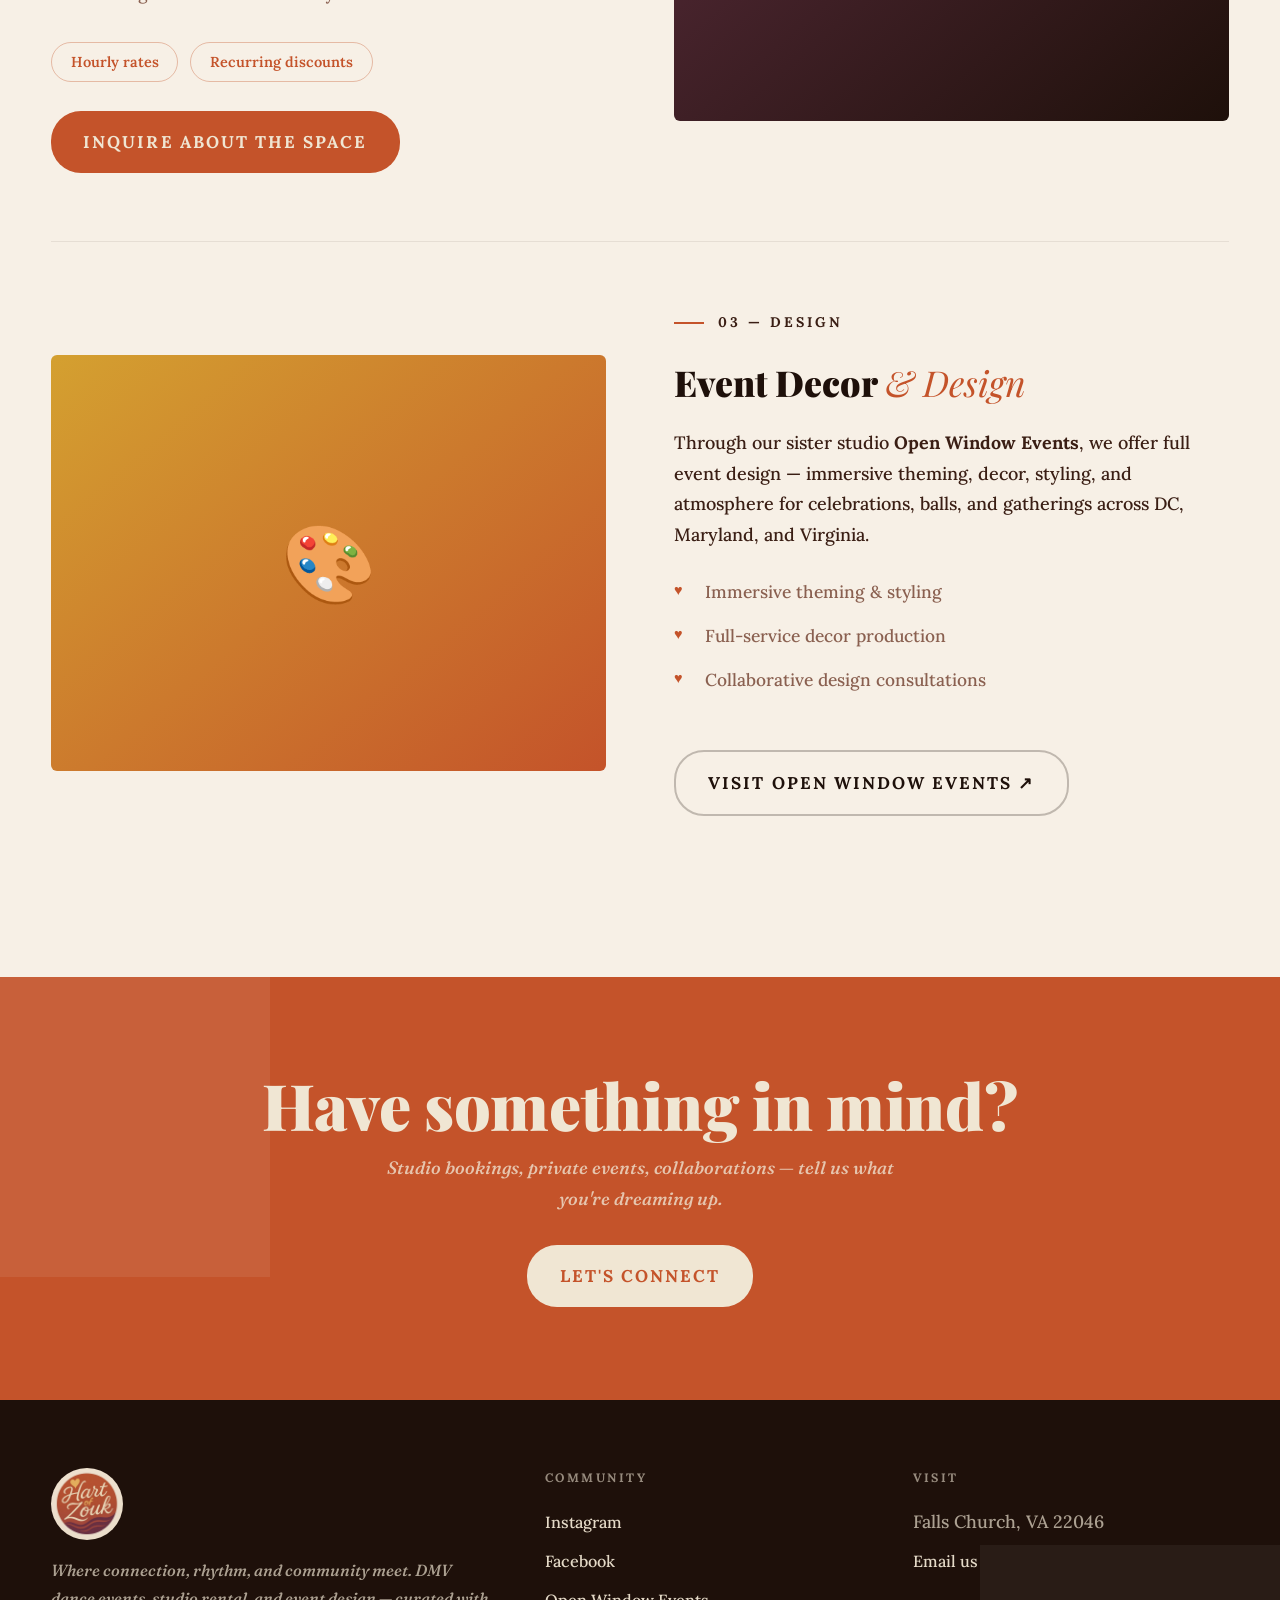
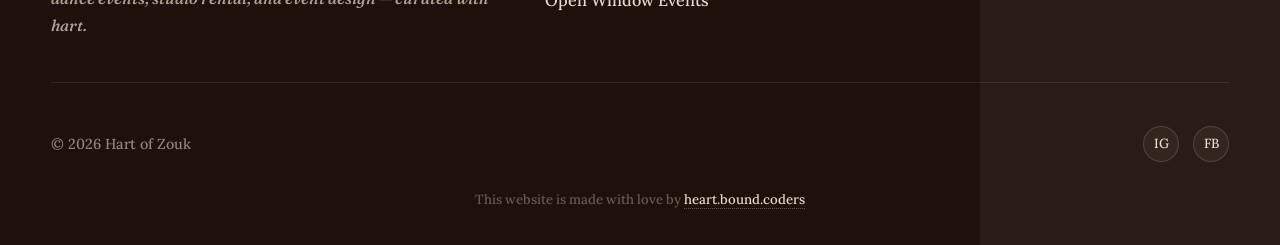
<file: services.html>
<!DOCTYPE html>
<html lang="en">
<head>
<meta charset="UTF-8">
<meta name="viewport" content="width=device-width, initial-scale=1.0">
<title>Services — Hart of Zouk | Studio Rental & Event Design</title>
<meta name="description" content="Studio rental in Falls Church VA, dance event production, and full event decor & design through Open Window Events.">
<link rel="icon" href="assets/favicon.png">
<!-- SEO -->
<link rel="canonical" href="https://hartofzouk.com/services.html">
<meta name="description" content="Rent our warm studio space in Falls Church, VA for classes, rehearsals, or gatherings. Immersive event design through Open Window Events.">
<meta name="keywords" content="dance studio rental Falls Church, studio space DMV, event design Virginia, Open Window Events">
<meta name="robots" content="index,follow">
<meta name="author" content="Hart of Zouk">
<meta name="theme-color" content="#c4532a">
<meta property="og:type" content="website">
<meta property="og:site_name" content="Hart of Zouk">
<meta property="og:title" content="Services — Studio Rental & Event Design | Hart of Zouk">
<meta property="og:description" content="Rent our warm studio space in Falls Church, VA for classes, rehearsals, or gatherings. Immersive event design through Open Window Events.">
<meta property="og:url" content="https://hartofzouk.com/services.html">
<meta property="og:image" content="https://hartofzouk.com/assets/logo.webp">
<meta property="og:locale" content="en_US">
<meta name="twitter:card" content="summary_large_image">
<meta name="twitter:title" content="Services — Studio Rental & Event Design | Hart of Zouk">
<meta name="twitter:description" content="Rent our warm studio space in Falls Church, VA for classes, rehearsals, or gatherings. Immersive event design through Open Window Events.">
<meta name="twitter:image" content="https://hartofzouk.com/assets/logo.webp">
<link rel="preconnect" href="https://fonts.googleapis.com">
<link href="https://fonts.googleapis.com/css2?family=Playfair+Display:ital,wght@0,700;0,900;1,400;1,700&family=Lora:ital,wght@0,500;0,600;0,700;1,400&family=Fraunces:ital,wght@1,300&display=swap" rel="stylesheet">
<link rel="stylesheet" href="css/style.css">
<style>
.svc-block {
  display: grid; grid-template-columns: 1fr 1fr; gap: 4rem; align-items: center;
  padding: 4rem 0;
}
.svc-block + .svc-block { border-top: 1px solid rgba(30,16,10,.08); }
.svc-block:nth-child(even) .svc-visual { order: 2; }
.svc-visual {
  aspect-ratio: 4/3; border-radius: 6px; position: relative; overflow: hidden;
  display: flex; align-items: center; justify-content: center;
}
.svc-visual .big { font-size: 4.5rem; }
.svc-visual.v1 { background: linear-gradient(140deg, var(--terra), var(--plum)); }
.svc-visual.v2 { background: linear-gradient(140deg, var(--plum), var(--ink)); }
.svc-visual.v3 { background: linear-gradient(140deg, var(--gold), var(--terra)); }
.svc-visual::after {
  content: ''; position: absolute; right: -16px; bottom: -16px;
  width: 90px; height: 90px;
  border-right: 3px solid var(--gold); border-bottom: 3px solid var(--gold);
}
.svc-copy h2 { font-family: 'Playfair Display', serif; font-size: 2.1rem; font-weight: 900; color: var(--ink); margin-bottom: 1rem; }
.svc-copy h2 em { font-style: italic; color: var(--terra); font-weight: 400; }
.svc-copy p { font-size: 1.08rem; line-height: 1.85; color: var(--ink-soft); margin-bottom: 1rem; }
.svc-list { list-style: none; margin: 1.2rem 0 1.6rem; }
.svc-list li { padding: .45rem 0 .45rem 1.8rem; position: relative; font-size: 1.02rem; color: var(--muted); }
.svc-list li::before { content: '♥'; position: absolute; left: 0; color: var(--terra); font-size: .85rem; }
.rate-chip {
  display: inline-block; padding: .4rem 1.1rem; margin: 0 .4rem .5rem 0;
  border: 1px solid rgba(196,83,42,.35); border-radius: 20px;
  font-size: .85rem; color: var(--terra); font-weight: 600;
}

/* booking strip */
.book-strip { background: var(--terra); text-align: center; position: relative; overflow: hidden; }
.book-strip .watermark-bg { position: absolute; left: -90px; top: -60px; width: 360px; opacity: .08; }
.book-strip .h2 { color: var(--cream); }
.book-strip p { color: rgba(240,230,211,.78); font-family: 'Fraunces', serif; font-style: italic; font-size: 1.12rem; margin: .9rem auto 1.8rem; max-width: 540px; }
@media (max-width: 920px) {
  .svc-block { grid-template-columns: 1fr; gap: 2rem; }
  .svc-block:nth-child(even) .svc-visual { order: 0; }
}
</style>
</head>
<body data-page="services">

<header class="page-hero" style="background:var(--plum)">
  <img src="assets/watermark.webp" class="watermark" alt="" loading="lazy" decoding="async" aria-hidden="true">
  <div class="page-hero-inner">
    <p class="eyebrow" style="color:rgba(240,230,211,.7)">Beyond the Dance Floor</p>
    <h1>Our <em>Services</em></h1>
    <p class="lede">Events, space, and design — three ways we bring people together.</p>
  </div>
  <div class="wave-out">
    <svg viewBox="0 0 1440 60" preserveAspectRatio="none" xmlns="http://www.w3.org/2000/svg">
      <path d="M0,30 C240,60 480,0 720,30 C960,60 1200,0 1440,30 L1440,60 L0,60 Z" fill="#f7f0e6"/>
    </svg>
  </div>
</header>

<section class="section" style="padding-top:2rem">
  <div class="container">

    <div class="svc-block reveal">
      <div class="svc-visual v1"><span class="big">💃</span></div>
      <div class="svc-copy">
        <p class="eyebrow">01 — Events</p>
        <h2>Dance Events <em>&amp; Socials</em></h2>
        <p>Our signature <strong>Hart of Kiz</strong> run weekly in Falls Church — a structured class followed by open social dancing. Beyond Mondays, we produce festival after-parties, themed special editions, Jack &amp; Jill competitions, and private date-night workshops.</p>
        <ul class="svc-list">
          <li>Weekly classes with rotating resident instructors</li>
          <li>Festival partnerships across the DMV</li>
          <li>Private &amp; couples workshops by request</li>
        </ul>
        <span class="rate-chip">$15 Monday cover</span>
        <span class="rate-chip">Workshops by inquiry</span><br>
        <a href="events.html" class="btn btn-terra" style="margin-top:1.2rem">See the Schedule</a>
      </div>
    </div>

    <div class="svc-block reveal">
      <div class="svc-visual v2"><span class="big">🏛</span></div>
      <div class="svc-copy">
        <p class="eyebrow">02 — Space</p>
        <h2>Studio <em>Rental</em></h2>
        <p>A warm, welcoming studio in <strong>Falls Church, VA 22046</strong> available for your own programming — dance classes, rehearsals, photo and video shoots, small workshops, and private gatherings.</p>
        <ul class="svc-list">
          <li>Open floor with quality sound system</li>
          <li>Hourly &amp; recurring weekly rates</li>
          <li>Evening &amp; weekend availability</li>
        </ul>
        <span class="rate-chip">Hourly rates</span>
        <span class="rate-chip">Recurring discounts</span><br>
        <a href="contact.html" class="btn btn-terra" style="margin-top:1.2rem">Inquire About the Space</a>
      </div>
    </div>

    <div class="svc-block reveal">
      <div class="svc-visual v3"><span class="big">🎨</span></div>
      <div class="svc-copy">
        <p class="eyebrow">03 — Design</p>
        <h2>Event Decor <em>&amp; Design</em></h2>
        <p>Through our sister studio <strong>Open Window Events</strong>, we offer full event design — immersive theming, decor, styling, and atmosphere for celebrations, balls, and gatherings across DC, Maryland, and Virginia.</p>
        <ul class="svc-list">
          <li>Immersive theming &amp; styling</li>
          <li>Full-service decor production</li>
          <li>Collaborative design consultations</li>
        </ul>
        <a href="http://www.openwindowevents.com" target="_blank" rel="noopener" class="btn btn-ghost-dark" style="margin-top:1.2rem">Visit Open Window Events ↗</a>
      </div>
    </div>

  </div>
</section>

<section class="section book-strip">
  <img src="assets/watermark.webp" class="watermark-bg" alt="" loading="lazy" decoding="async" aria-hidden="true">
  <div class="container">
    <h2 class="h2 reveal">Have something in mind?</h2>
    <p class="reveal">Studio bookings, private events, collaborations — tell us what you're dreaming up.</p>
    <a href="contact.html" class="btn btn-cream reveal">Let's Connect</a>
  </div>
</section>

<script src="js/main.js"></script>
</body>
</html>
</file>
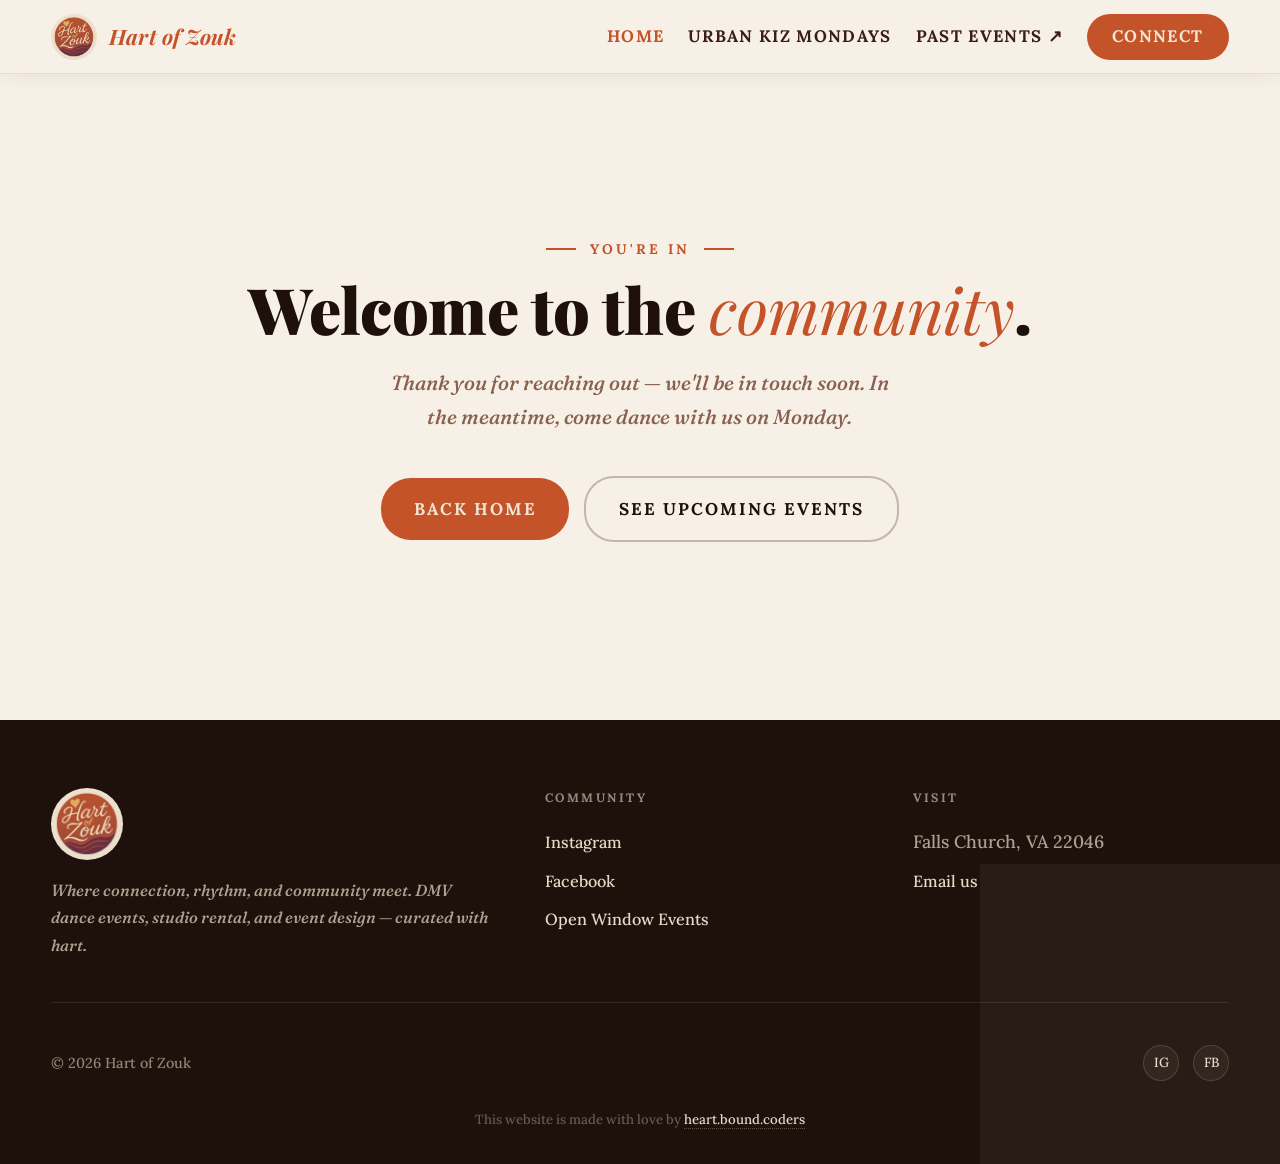
<file: thanks.html>
<!DOCTYPE html>
<html lang="en"><head>
<meta charset="UTF-8"><meta name="viewport" content="width=device-width, initial-scale=1.0">
<title>Thank you — Hart of Zouk</title>
<link rel="icon" href="assets/favicon.png">
<!-- SEO -->
<link rel="canonical" href="https://hartofzouk.com/thanks.html">
<meta name="description" content="Thank you for reaching out. We will be in touch soon.">
<meta name="robots" content="noindex,nofollow">
<meta name="author" content="Hart of Zouk">
<meta name="theme-color" content="#c4532a">
<meta property="og:type" content="website">
<meta property="og:site_name" content="Hart of Zouk">
<meta property="og:title" content="Thank You — Hart of Zouk">
<meta property="og:description" content="Thank you for reaching out. We will be in touch soon.">
<meta property="og:url" content="https://hartofzouk.com/thanks.html">
<meta property="og:image" content="https://hartofzouk.com/assets/logo.webp">
<meta property="og:locale" content="en_US">
<meta name="twitter:card" content="summary_large_image">
<meta name="twitter:title" content="Thank You — Hart of Zouk">
<meta name="twitter:description" content="Thank you for reaching out. We will be in touch soon.">
<meta name="twitter:image" content="https://hartofzouk.com/assets/logo.webp">
<link rel="preconnect" href="https://fonts.googleapis.com">
<link rel="preconnect" href="https://fonts.gstatic.com" crossorigin>
<link href="https://fonts.googleapis.com/css2?family=Playfair+Display:ital,wght@0,700;0,900;1,400;1,700&family=Lora:ital,wght@0,500;0,600;0,700;1,400&family=Fraunces:ital,wght@1,300&display=swap" rel="stylesheet">
<link rel="stylesheet" href="css/style.css">
</head><body data-page="home">
<section class="section" style="min-height:80vh;display:flex;align-items:center;text-align:center;padding-top:9rem">
  <div class="container">
    <p class="eyebrow center reveal">You're In</p>
    <h1 class="h2 reveal" style="font-size:clamp(2.4rem,5vw,3.6rem)">Welcome to the <em>community</em>.</h1>
    <p style="font-family:'Fraunces',serif;font-style:italic;font-size:1.2rem;color:var(--muted);max-width:520px;margin:1.4rem auto 2.4rem;line-height:1.7">
      Thank you for reaching out — we'll be in touch soon. In the meantime, come dance with us on Monday.
    </p>
    <a href="index.html" class="btn btn-terra">Back Home</a>
    <a href="events.html" class="btn btn-ghost-dark" style="margin-left:.6rem">See Upcoming Events</a>
  </div>
</section>
<script src="js/main.js"></script>
</body></html>
</file>
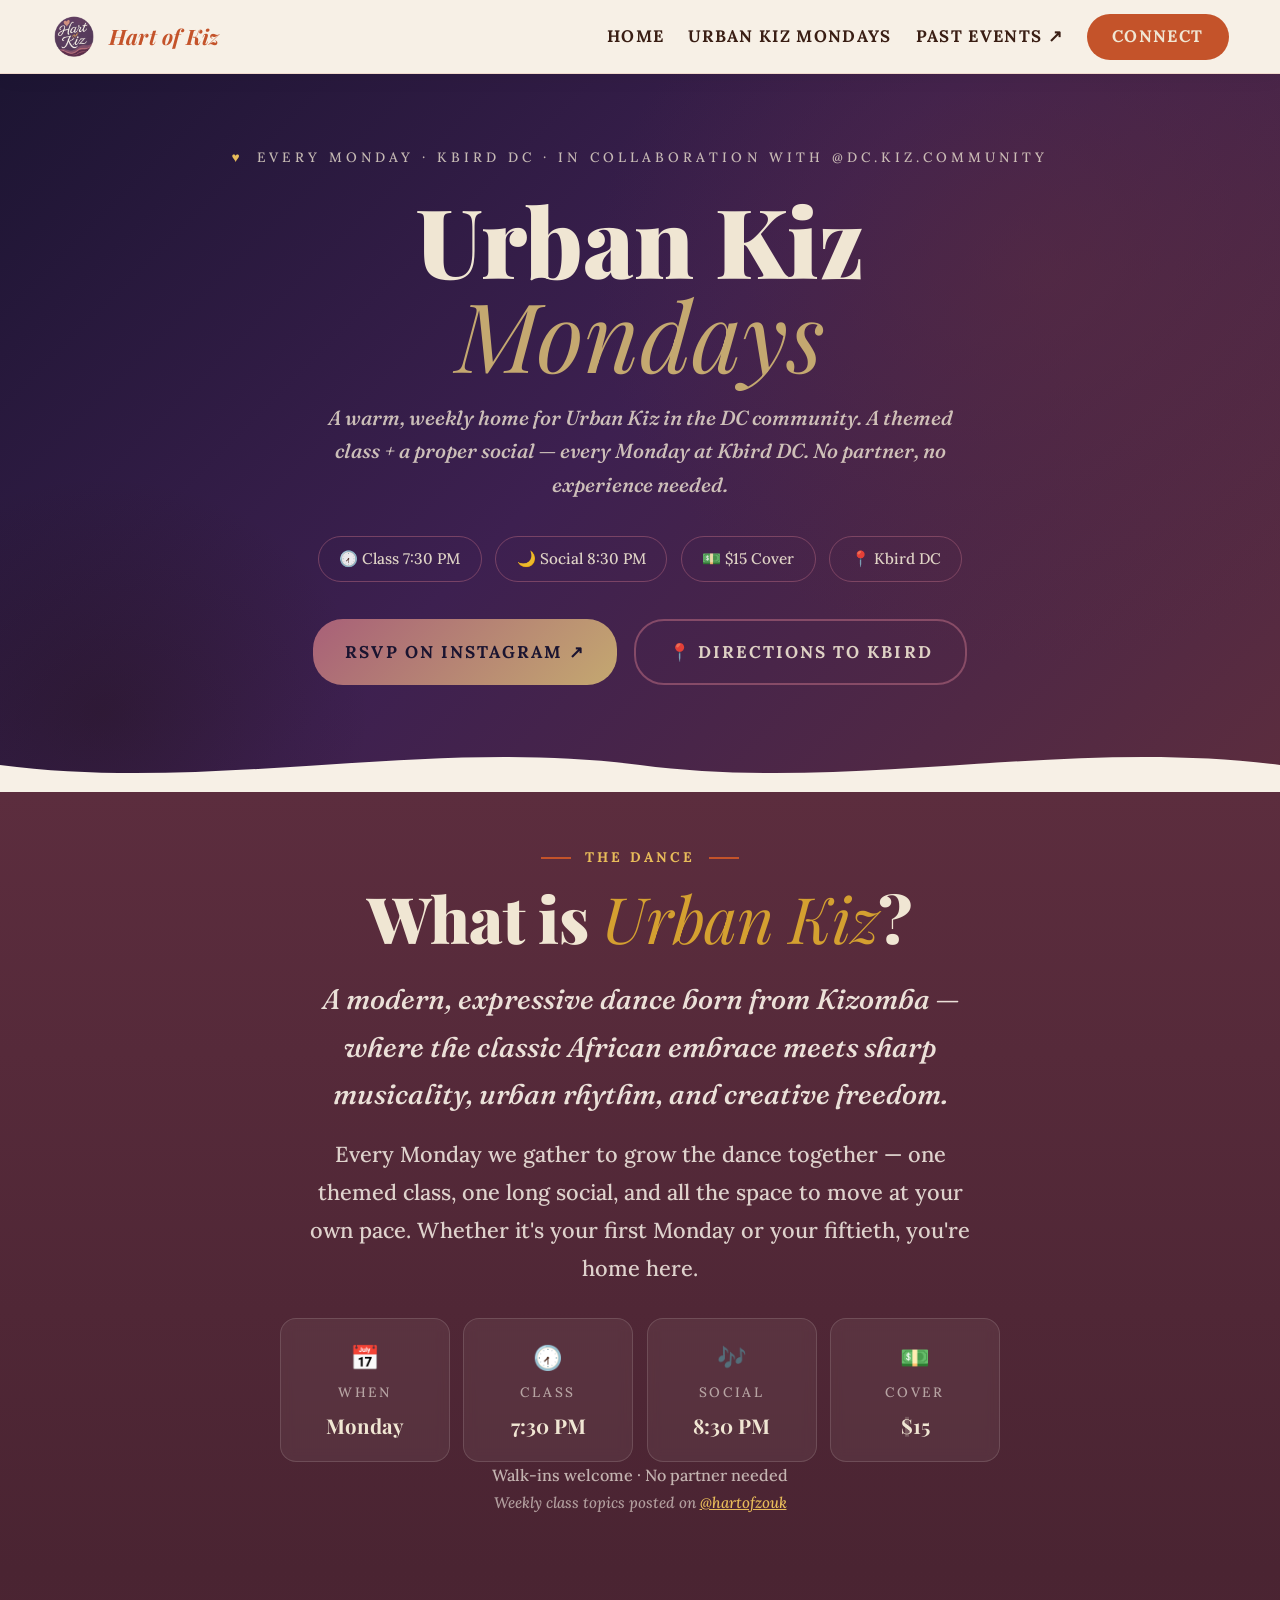
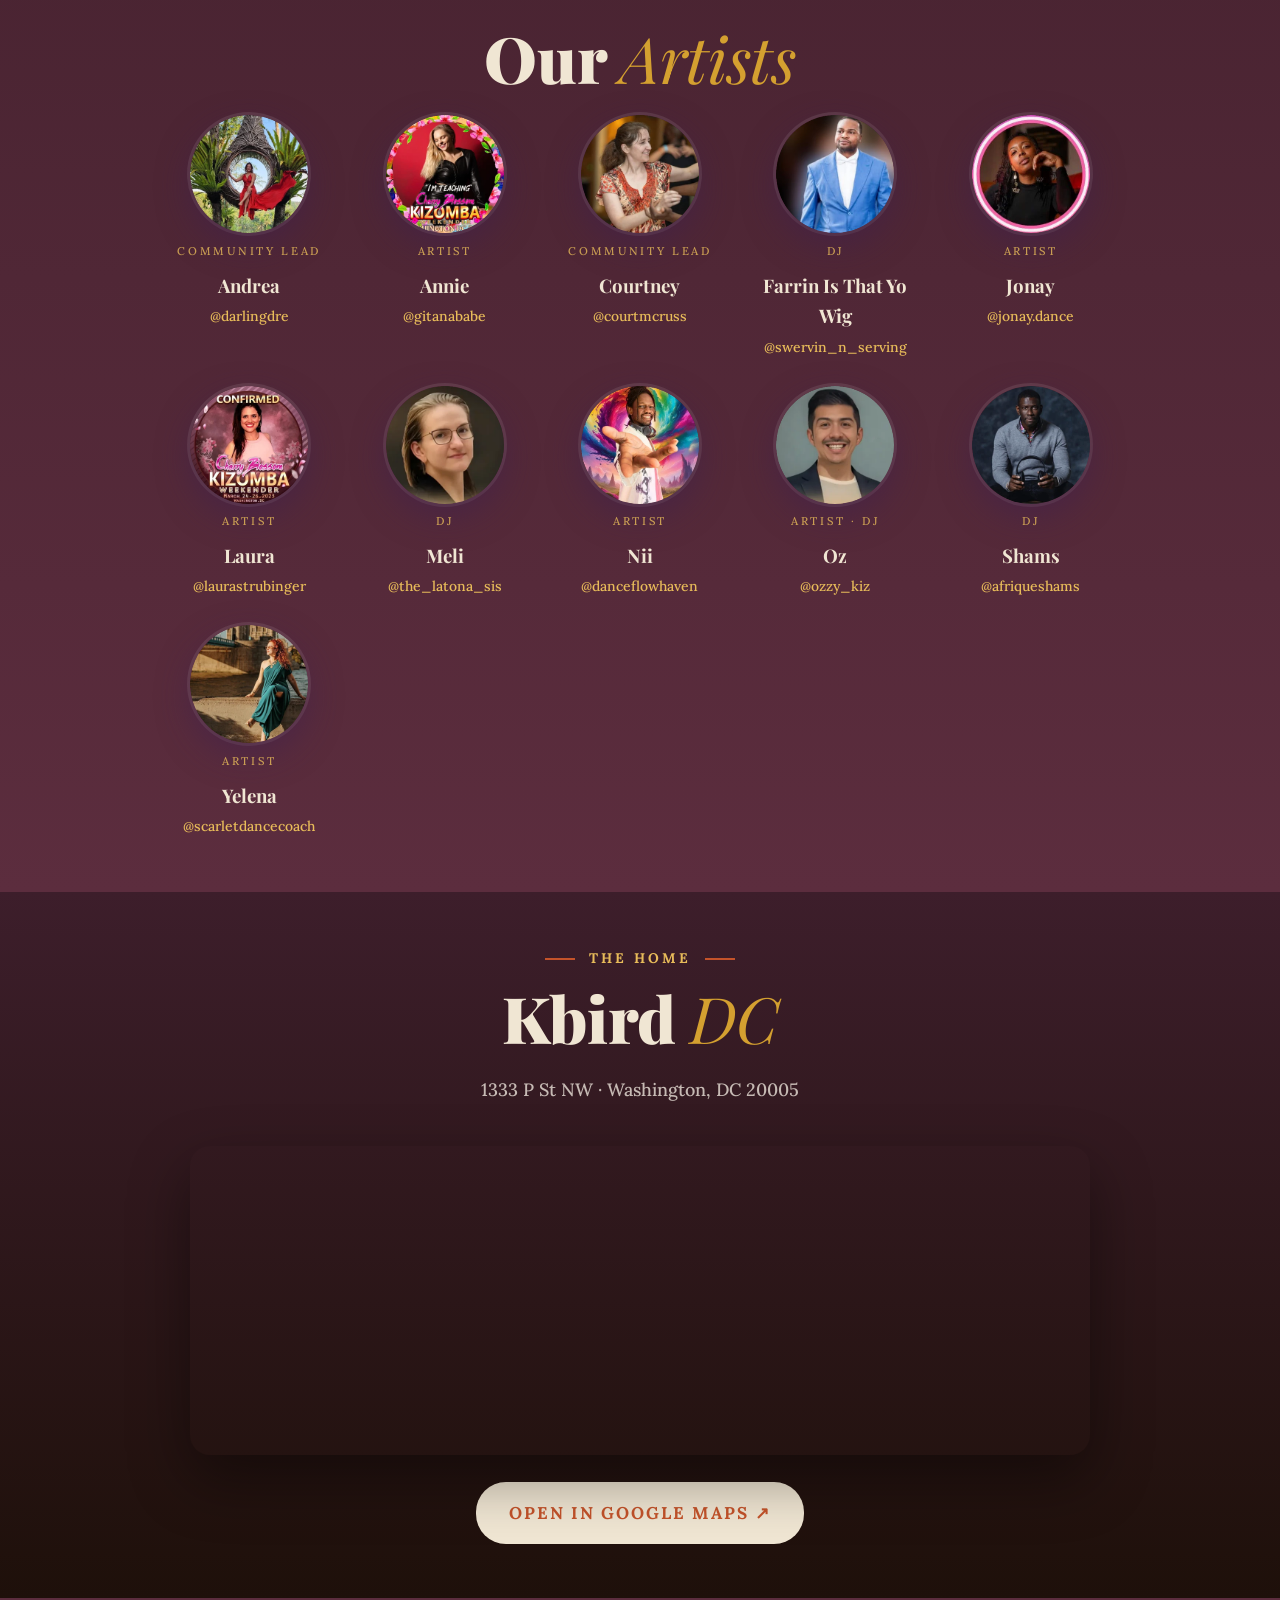
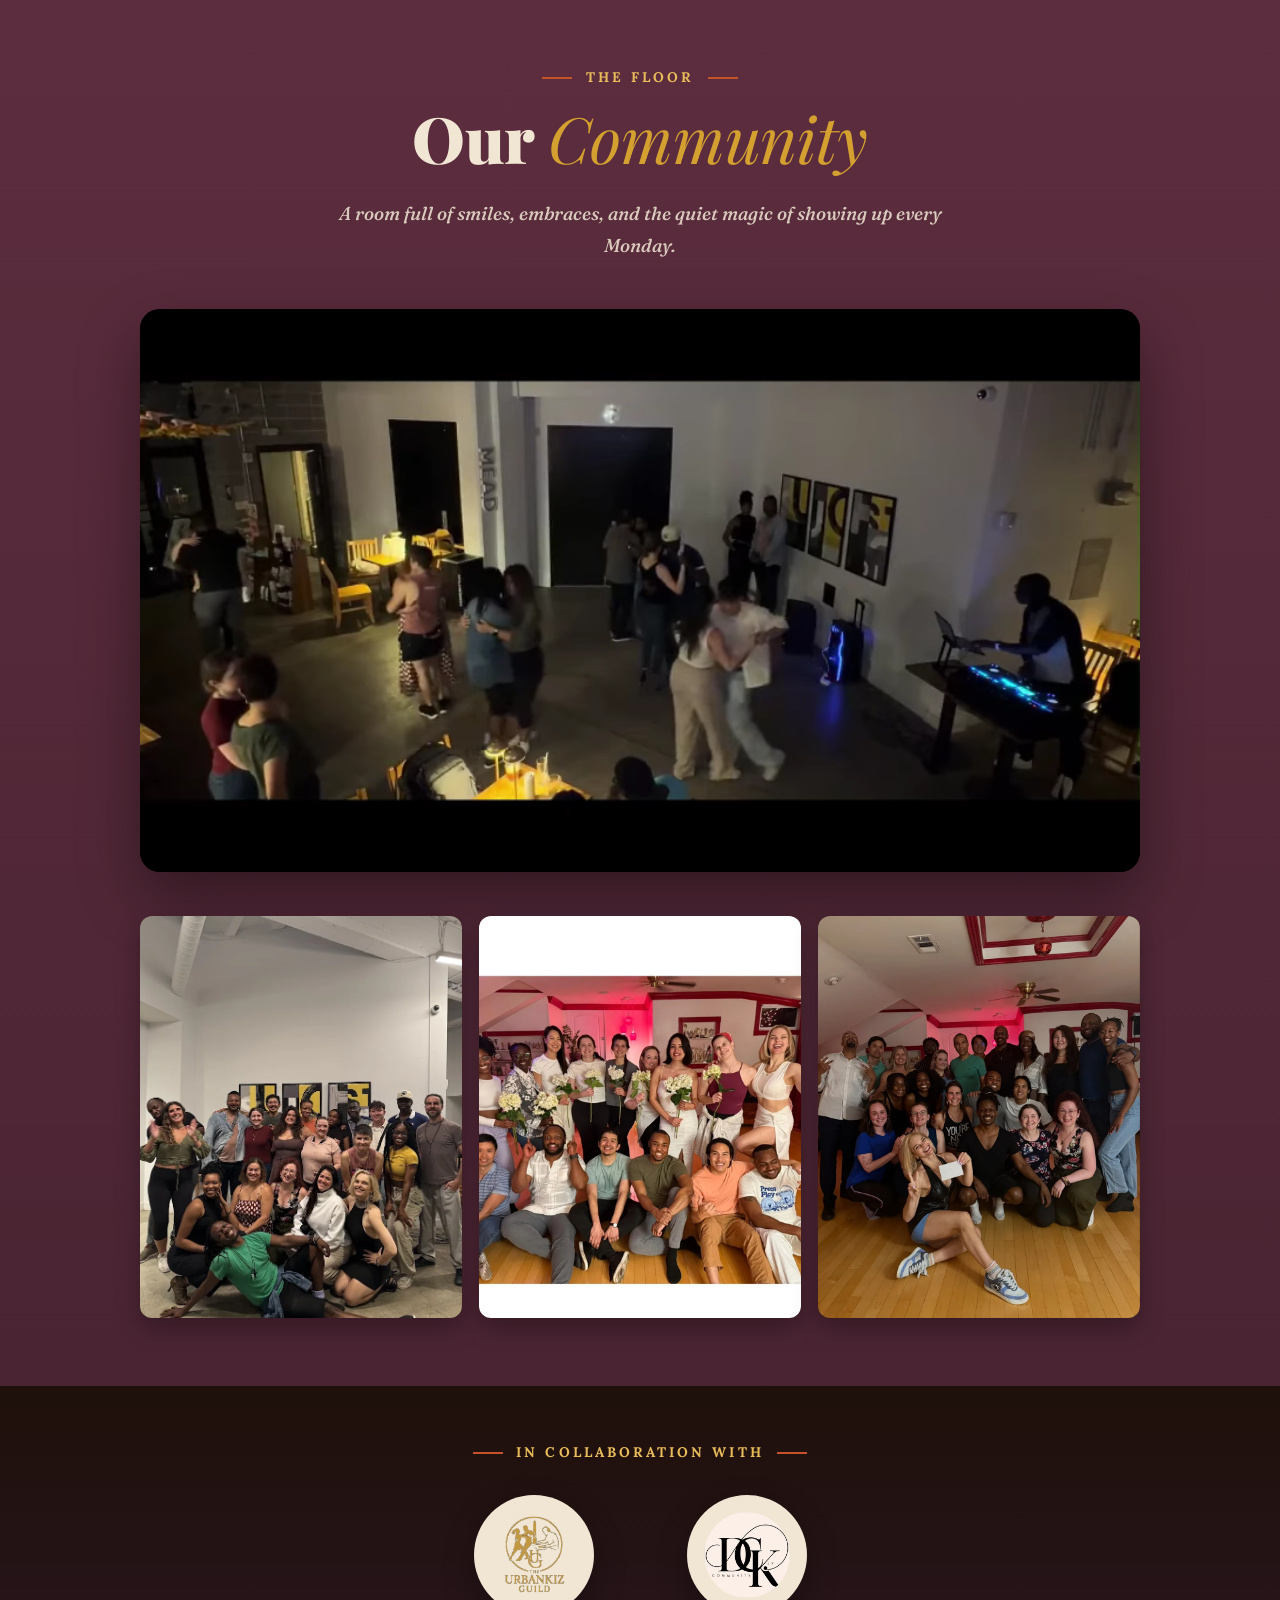
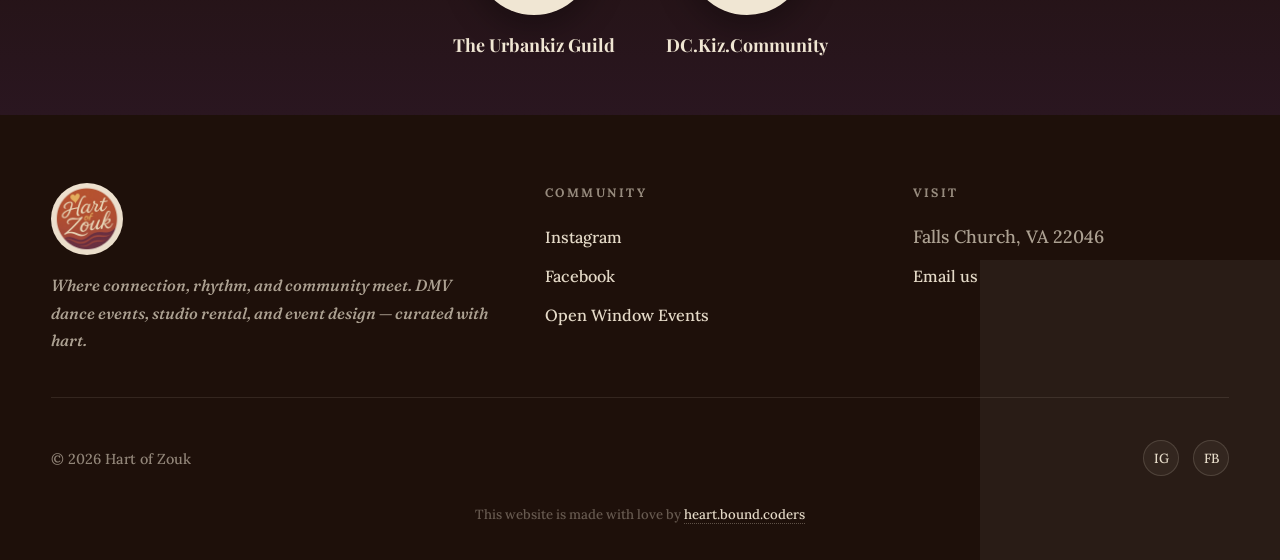
<file: urban-kiz-mondays.html>
<!DOCTYPE html>
<html lang="en">
<head>
<meta charset="UTF-8">
<meta name="viewport" content="width=device-width, initial-scale=1.0">
<title>Urban Kiz Mondays — Weekly Kiz Class + Social in DC | Hart of Kiz</title>
<meta name="description" content="Urban Kiz Mondays — a Hart of Kiz weekly. Class 7:30 PM, social 8:30 PM at Kbird DC (1333 P St NW). Kiz Fusion Fundamentals class, rotating DJs, $15 cover, walk-ins welcome, no partner needed.">
<link rel="icon" href="assets/favicon.png">
<!-- SEO -->
<link rel="canonical" href="https://hartofzouk.com/urban-kiz-mondays.html">
<meta name="description" content="Every Monday in Falls Church, VA: urban kiz, zouk, tarraxo, kizomba class at 7:30 PM followed by social dancing at 8:30 PM. Beginners welcome, no partner needed.">
<meta name="keywords" content="Urban Kiz Mondays, DC Urban Kiz, Kbird DC dance, kiz class Washington DC, Monday urban kiz DC, DC.Kiz.Community, Hart of Kiz, urban kiz fundamentals, kiz fusion">
<meta name="robots" content="index,follow">
<meta name="author" content="Hart of Zouk">
<meta name="theme-color" content="#c4532a">
<meta property="og:type" content="website">
<meta property="og:site_name" content="Hart of Zouk">
<meta property="og:title" content="Urban Kiz Mondays — Weekly Kiz + Social in DC">
<meta property="og:description" content="Every Monday at Kbird DC. Kiz Fusion Fundamentals class, urban kiz social, warm DC community. Walk-ins welcome.">
<meta property="og:url" content="https://hartofzouk.com/urban-kiz-mondays.html">
<meta property="og:image" content="https://hartofzouk.com/assets/logo.webp">
<meta property="og:locale" content="en_US">
<meta name="twitter:card" content="summary_large_image">
<meta name="twitter:title" content="Hart of Kiz — Sister Community of Hart of Zouk">
<meta name="twitter:description" content="Every Monday in Falls Church, VA: urban kiz, zouk, tarraxo, kizomba class at 7:30 PM followed by social dancing at 8:30 PM. Beginners welcome, no partner needed.">
<meta name="twitter:image" content="https://hartofzouk.com/assets/logo.webp">
<link rel="preconnect" href="https://fonts.googleapis.com">
<link rel="preconnect" href="https://fonts.gstatic.com" crossorigin>
<link href="https://fonts.googleapis.com/css2?family=Playfair+Display:ital,wght@0,700;0,900;1,400;1,700&family=Lora:ital,wght@0,500;0,600;0,700;1,400&family=Fraunces:ital,wght@1,300&display=swap" rel="stylesheet">
<link rel="stylesheet" href="css/style.css">
<style>
/* hero */
.uk-hero {
  min-height: 88vh; background: var(--terra);
  display: flex; flex-direction: column; justify-content: center;
  padding: 8rem 3rem 6rem; position: relative; overflow: hidden;
}
.uk-hero::before {
  content: ''; position: absolute; inset: 0;
  background:
    radial-gradient(ellipse 55% 75% at 82% 35%, rgba(92,45,62,.5) 0%, transparent 65%),
    radial-gradient(ellipse 35% 50% at 8% 90%, rgba(30,16,10,.3) 0%, transparent 60%);
}
.uk-hero-inner { position: relative; max-width: 1200px; margin: 0 auto; width: 100%; }
.uk-kicker {
  display: inline-flex; align-items: center; gap: .8rem;
  font-size: .8rem; letter-spacing: .3em; text-transform: uppercase;
  color: rgba(240,230,211,.75); margin-bottom: 1.4rem;
}
.uk-kicker::before { content: '♥'; color: var(--gold-lt); }
.uk-hero h1 {
  font-family: 'Playfair Display', serif; font-weight: 900;
  font-size: clamp(3rem, 7.5vw, 6rem); line-height: .98; color: var(--cream);
}
.uk-hero h1 em { display: block; font-style: italic; color: var(--gold); font-weight: 400; }
.uk-sub { font-family: 'Fraunces', serif; font-style: italic; font-size: 1.2rem; color: rgba(240,230,211,.8); margin: 1.2rem 0 2rem; max-width: 520px; }
.uk-facts { display: flex; flex-wrap: wrap; gap: .8rem; margin-bottom: 2.2rem; }
.uk-fact {
  display: inline-flex; align-items: center; gap: .5rem;
  padding: .55rem 1.2rem; border: 1px solid rgba(240,230,211,.3); border-radius: 24px;
  font-size: .9rem; color: var(--cream);
}
/* rhythm of the night */
.uk-night { background: var(--sand); }
.night-flow { display: grid; grid-template-columns: repeat(3,1fr); gap: 1.5rem; margin-top: 3rem; }
.nf-card { background: #fff; border-top: 4px solid var(--terra); padding: 2.2rem 1.8rem; border: 1px solid rgba(30,16,10,.08); border-top: 4px solid var(--terra); }
.nf-time { font-family: 'Playfair Display', serif; font-size: 1.9rem; font-weight: 900; color: var(--terra); }
.nf-card h3 { font-family: 'Playfair Display', serif; font-style: italic; font-size: 1.3rem; color: var(--ink); margin: .4rem 0 .6rem; }
.nf-card p { color: var(--muted); line-height: 1.8; }
/* first monday */
.uk-first { background: var(--plum); text-align: center; }
.fm-grid { display: grid; grid-template-columns: repeat(auto-fit,minmax(240px,1fr)); gap: 2rem; margin-top: 3rem; }
.fm-num {
  width: 64px; height: 64px; border-radius: 50%; margin: 0 auto 1.2rem;
  background: var(--terra); color: var(--cream);
  font-family: 'Playfair Display', serif; font-size: 1.6rem; font-weight: 900;
  display: flex; align-items: center; justify-content: center;
  box-shadow: 0 10px 26px rgba(30,16,10,.35);
}
.fm-grid h3 { font-family: 'Playfair Display', serif; font-style: italic; font-size: 1.4rem; color: var(--cream); margin-bottom: .7rem; }
.fm-grid p { color: rgba(240,230,211,.65); line-height: 1.8; max-width: 280px; margin: 0 auto; }
/* details band */
.uk-details { background: var(--ink); }
.det-grid { display: grid; grid-template-columns: 1fr 1fr; gap: 3rem; margin-top: 2.6rem; align-items: start; }
.det-card { background: rgba(240,230,211,.05); border: 1px solid rgba(240,230,211,.1); padding: 2rem; }
.det-card h3 { font-family: 'Playfair Display', serif; font-style: italic; color: var(--gold-lt); font-size: 1.3rem; margin-bottom: 1rem; }
.det-row { display: flex; gap: .9rem; padding: .55rem 0; color: rgba(240,230,211,.75); font-size: 1rem; }
.det-row span:first-child { color: var(--terra); flex-shrink: 0; }
.styles-row { display: flex; flex-wrap: wrap; gap: .5rem; margin-top: .6rem; }
.st-chip { padding: .35rem .95rem; border: 1px solid rgba(212,160,48,.4); border-radius: 20px; font-size: .82rem; color: var(--cream-dk); }
@media (max-width: 920px) {
  .uk-hero { padding: 7rem 1.2rem 4rem; }
  .night-flow { grid-template-columns: 1fr; }
  .det-grid { grid-template-columns: 1fr; }
}
</style>

<style>
/* ══════ Hart of Kiz palette ══════ */
:root {
  --kiz-deep: #5c2d5c;     /* deep aubergine bg */
  --kiz-plum: #7a3d68;     /* mid plum */
  --kiz-rose: #a86078;     /* wave rose */
  --kiz-coral: #d4907a;    /* heart coral */
  --kiz-gold: #d4a030;     /* "of" gold */
  --kiz-cream: #f7f0e6;    /* logo cream */
}
/* re-skin the urbankiz hero + accents with the Kiz palette */

.uk-hero .eyebrow, .uk-hero .kiz-tagline { color: var(--gold-lt) !important; }
.uk-hero h1 em { color: var(--gold) !important; }
.uk-hero h1 { color: var(--cream) !important; }
.uk-hero .uk-sub { color: rgba(247,240,230,.85) !important; }
/* the sister-brand badge in the hero */
.kiz-badge {
  display: block; margin: 0 auto 2rem;
  width: 130px; height: 130px; border-radius: 50%;
  box-shadow: 0 20px 60px rgba(61,32,80,.45), 0 0 0 6px rgba(247,240,230,.08);
  animation: fadeUp .9s ease both;
}
.kiz-tagline {
  font-family: 'Fraunces', serif; font-style: italic;
  letter-spacing: .08em; text-transform: uppercase;
  font-size: clamp(.9rem, 1.4vw, 1.05rem);
  text-align: center; margin: -1rem 0 1.4rem;
  animation: fadeUp .9s .1s ease both;
}
/* three-act section: warm accent for section headings on this page */
.uk-three-act h3, .first-monday h3 { color: var(--plum); }
.uk-three-act .ic { background: linear-gradient(135deg, var(--plum), var(--plum-lt)); }
.first-monday .step-num {
  background: linear-gradient(135deg, var(--plum), var(--gold));
  color: var(--cream);
}
/* "the good to know" strip */
.uk-details .det-row span:first-child { color: var(--plum); }
/* CTAs on this page get the Kiz-gold */
.uk-hero .btn-terra, .uk-cta .btn-terra {
  background: linear-gradient(135deg, var(--gold), var(--gold-lt)) !important;
  color: var(--ink) !important;
  border: none !important;
}
.uk-cta {
  background: linear-gradient(180deg, var(--plum), var(--ink)) !important;
  color: var(--cream) !important;
}
.uk-cta h2, .uk-cta h2 em { color: var(--cream) !important; }
.uk-cta p { color: rgba(247,240,230,.8) !important; }
</style>


<style>
/* This page rebrands the nav to Hart of Kiz (sister brand context) */
body[data-page="urbankiz"] .nav-brand img { content: url('assets/hartofkiz-logo.webp'); }
body[data-page="urbankiz"] .nav-brand span { color: var(--plum) !important; }
</style>


<style>
/* ══════ Urban Kiz Mondays page ══════ */
.uk-thisweek { background: linear-gradient(180deg, var(--plum) 0%, #4a2432 100%); }
.uk-week-grid {
  display: grid; grid-template-columns: repeat(4, 1fr); gap: 1.2rem;
  max-width: 780px; margin: 0 auto;
}
.uk-week-card {
  background: rgba(247, 240, 230, 0.06);
  border: 1px solid rgba(247, 240, 230, 0.14);
  border-radius: 16px; padding: 1.6rem 1rem; text-align: center;
  backdrop-filter: blur(6px);
  transition: transform .3s ease, border-color .3s ease;
}
.uk-week-card:hover { transform: translateY(-4px); border-color: rgba(212, 160, 48, 0.5); }
.uw-icon { font-size: 1.8rem; margin-bottom: .4rem; }
.uw-label { font-family: 'Lora', serif; text-transform: uppercase; letter-spacing: .2em; font-size: .72rem; color: rgba(247, 240, 230, .6); margin-bottom: .3rem; }
.uw-val { font-family: 'Playfair Display', serif; font-weight: 700; font-size: 1.35rem; color: var(--cream); }

/* People (Instructors + DJs) sections */
.uk-instructors { background: linear-gradient(180deg, #4a2432 0%, var(--plum) 100%); padding-top: 5rem; padding-bottom: 4rem; }
.uk-djs { background: linear-gradient(180deg, var(--plum) 0%, #3d1e2b 100%); padding-top: 4rem; padding-bottom: 5rem; }
.uk-people-grid {
  display: grid; grid-template-columns: repeat(auto-fit, minmax(160px, 1fr));
  gap: 2rem 1.4rem;
  max-width: 960px; margin: 0 auto;
}
.uk-person {
  display: flex; flex-direction: column; align-items: center; text-align: center;
  text-decoration: none; color: inherit;
  transition: transform .35s ease;
}
.uk-person:hover { transform: translateY(-4px); }
.up-photo {
  width: 130px; height: 130px; border-radius: 50%;
  object-fit: cover;
  box-shadow: 0 12px 32px rgba(61, 32, 80, .5), 0 0 0 3px rgba(247, 240, 230, .1);
  transition: box-shadow .35s ease;
}
.uk-person:hover .up-photo {
  box-shadow: 0 16px 44px rgba(212, 144, 122, .4), 0 0 0 3px rgba(212, 160, 48, .5);
}
.up-name {
  font-family: 'Playfair Display', serif; font-weight: 700;
  font-size: 1.25rem; color: var(--cream); margin-top: 1rem;
}
.up-handle {
  font-family: 'Lora', serif; font-size: .88rem;
  color: var(--gold-lt); margin-top: .2rem;
}
.up-note {
  font-family: 'Fraunces', serif; font-style: italic; font-size: .82rem;
  color: rgba(247, 240, 230, .6); margin-top: .2rem;
}

/* Venue + map */
.uk-venue { background: linear-gradient(180deg, #3d1e2b 0%, var(--ink) 100%); padding-top: 5rem; padding-bottom: 5rem; }
.uk-map-wrap {
  max-width: 900px; margin: 0 auto;
  border-radius: 20px; overflow: hidden;
  box-shadow: 0 24px 60px rgba(0, 0, 0, .4);
}

/* Collab section */
.uk-collab { background: linear-gradient(180deg, var(--ink) 0%, #2a1620 100%); padding-top: 4rem; padding-bottom: 5rem; }
.uk-collab a:hover img { transform: scale(1.02); transition: transform .3s ease; }

@media (max-width: 720px) {
  .uk-week-grid { grid-template-columns: repeat(2, 1fr); gap: .8rem; }
  .up-photo { width: 110px; height: 110px; }
}
</style>


<style>

/* ══════ ensure new sections center-align properly ══════ */
.uk-thisweek .container, .uk-instructors .container, .uk-djs .container,
.uk-venue .container, .uk-collab .container, .uk-guild .container {
  text-align: center;
}
.uk-thisweek h2, .uk-instructors h2, .uk-djs h2, .uk-venue h2, .uk-collab h2, .uk-guild h2 {
  text-align: center; margin-left: auto; margin-right: auto;
}
.uk-people-grid { justify-items: center; }

/* ══════ THE URBANKIZ GUILD — emblem breaks apart on scroll ══════ */
.uk-guild { padding-top: 6rem; padding-bottom: 4rem; }
.guild-stage {
  position: relative;
  min-height: 320px;
  display: flex; align-items: center; justify-content: center;
  margin: 0 auto 1rem;
  perspective: 1200px;
}
.guild-emblem { position: relative; width: 100%; height: 100%; }
.guild-emblem img {
  width: 100%; height: 100%; object-fit: contain;
  filter: drop-shadow(0 20px 40px rgba(212, 160, 48, .35));
}


  50% { transform: scale(1.03); }
}

  50% { opacity: 1; transform: scale(1.1); }
}
/* Broken-apart state: emblem shatters + fades, then the people arrive */
.uk-guild .guild-emblem-STATIC-UNUSED {
  opacity: 0;
  transform: scale(1.35) rotate(6deg);
  filter: blur(6px) drop-shadow(0 30px 60px rgba(212, 160, 48, .8));
  animation: none;
}
/* People appear with staggered arrival, flying in from around emblem center */
.uk-guild .uk-people-grid .uk-person,
.uk-guild + .section .uk-people-grid .uk-person { /* also style DJs after guild */
  opacity: 0;
  transform: translateY(40px) scale(.7);
  transition: opacity .8s ease, transform .8s cubic-bezier(.34, 1.56, .64, 1);
}

/* stagger delays: each card takes flight from the center outward */








/* DJ section also animates on Guild break — softer + slightly later */
.uk-djs .uk-person { opacity: 1; transform: none; }
/* safety: even without JS class, DJs should be visible after 2s */
.uk-djs .uk-person { animation: djFallbackShow 0s 2s forwards; }
 }





/* small tap-to-tease affordance while emblem is showing */
.guild-emblem { cursor: pointer; }
.guild-emblem:hover { transform: scale(1.05); }
.uk-guild .guild-emblem-STATIC-UNUSED { cursor: default; }

@media (max-width: 720px) {
  .guild-stage { min-height: 240px; }
  .guild-emblem { width: 200px; height: 200px; }
}
@media (prefers-reduced-motion: reduce) {
  .guild-emblem { position: relative; width: 100%; height: 100%; }
  .uk-guild .guild-emblem-STATIC-UNUSED { opacity: 0; transition: opacity .3s; }
  .uk-guild .uk-person, .uk-djs .uk-person { transition: opacity .3s ease; transform: none !important; }
}
</style>




<style>
/* force full-hero centering on Urban Kiz Mondays page */
.uk-hero-centered { text-align: center; }
.uk-hero-centered .uk-sub {
  text-align: center !important;
  max-width: 640px; margin-left: auto !important; margin-right: auto !important;
}
.uk-hero-centered .uk-facts { justify-content: center; }
.uk-hero-centered p.uk-kicker { text-align: center; }
</style>


<style>
/* Guild emblem: static, radiant, with a permanent breathing golden glow */
.guild-emblem { position: relative; width: 100%; height: 100%; }
.guild-emblem img {
  filter: drop-shadow(0 0 24px rgba(212, 160, 48, .55)) drop-shadow(0 12px 40px rgba(212, 160, 48, .3));
}


  50% { transform: scale(1.04) rotate(0.5deg); }
}

  50% { opacity: 1; transform: scale(1.18); }
}
/* subtle golden particle ring around the emblem */


  50% { transform: rotate(180deg) scale(1.06); border-color: rgba(212, 160, 48, .55); }
  100% { transform: rotate(360deg) scale(1); border-color: rgba(232, 188, 90, .35); }
}
</style>


<style>
/* Guild break-apart: emblem scales, blurs, fades out; instructor cards fly in staggered */
.uk-guild .guild-emblem {
  transition: opacity 1.2s ease, transform 1.4s cubic-bezier(.55,.05,.35,1), filter 1.2s ease;
  cursor: pointer;
}
.uk-guild.broken .guild-emblem { position: relative; width: 100%; height: 100%; }
.uk-guild.broken 
/* the ring around the emblem also fades in .broken */
.uk-guild.broken 

/* People start invisible in the guild section */
.uk-guild .uk-people-grid .uk-person { opacity: 1; transform: none; }

/* staggered arrival */









/* Role labels: subtle gold caps above name */
.up-role {
  font-family: 'Lora', serif;
  text-transform: uppercase;
  letter-spacing: .24em;
  font-size: .72rem;
  color: var(--gold-lt);
  margin-top: .9rem;
  opacity: .8;
}
.up-name { margin-top: .3rem !important; }
</style>


<style>
/* ══════ TIGHTEN THE URBAN KIZ MONDAYS LAYOUT ══════ */
/* reduce section vertical padding across the page */
.uk-thisweek, .uk-instructors, .uk-guild, .uk-venue, .uk-collab {
  padding-top: 3.2rem !important;
  padding-bottom: 3.2rem !important;
}
/* tighter h2 bottom margin */
.uk-thisweek h2, .uk-guild h2, .uk-venue h2 {
  margin-bottom: 1.4rem !important;
}
/* tighter people grid */
.uk-people-grid { gap: 1.6rem 1rem !important; }
.up-photo { width: 118px !important; height: 118px !important; }
.up-name { margin-top: .6rem !important; font-size: 1.1rem !important; }
.up-role { font-size: .66rem !important; margin-top: .5rem !important; }
.up-handle { font-size: .82rem !important; }
.up-note { font-size: .76rem !important; margin-top: .15rem !important; }

/* tighter This Week section */
.uk-thisweek .reveal + .reveal { margin-top: 0 !important; }
.uk-thisweek p[style*="margin:0 auto 2rem"] { margin-bottom: 1rem !important; max-width: 680px !important; }
.uk-thisweek p[style*="margin:0 auto 3.4rem"] { margin-bottom: 1.8rem !important; max-width: 680px !important; }
.uk-week-grid { gap: .8rem !important; max-width: 720px !important; margin-top: 1rem !important; }
.uk-week-card { padding: 1.1rem .8rem !important; }
.uw-icon { font-size: 1.4rem !important; margin-bottom: .25rem !important; }
.uw-val { font-size: 1.2rem !important; }

/* collab: two logos side-by-side, compact */
.uk-collab-row {
  display: flex; gap: 3rem;
  justify-content: center; align-items: center;
  flex-wrap: wrap;
  max-width: 700px; margin: 0 auto;
}
.uk-collab-item {
  display: flex; flex-direction: column; align-items: center;
  text-decoration: none; color: inherit;
  transition: transform .3s ease;
}
.uk-collab-item:hover { transform: translateY(-3px); }
.uk-collab-logo {
  width: 120px; height: 120px; object-fit: contain;
  padding: 1rem; border-radius: 50%;
  background: var(--cream);
  box-shadow: 0 12px 32px rgba(0,0,0,.3);
}
.uk-collab-dgk { background: var(--cream); }
.uk-collab-name {
  font-family: 'Playfair Display', serif; font-weight: 700;
  color: var(--cream); font-size: 1.05rem;
  margin-top: .9rem !important;
}
.uk-collab-handle {
  font-family: 'Lora', serif; font-style: italic;
  color: var(--gold-lt); font-size: .85rem;
  margin-top: .2rem !important;
}

/* venue map: slightly smaller to save scroll */
.uk-map-wrap iframe { height: 300px !important; }

/* on mobile, even tighter */
@media (max-width: 720px) {
  .uk-thisweek, .uk-instructors, .uk-guild, .uk-venue, .uk-collab {
    padding-top: 2.6rem !important;
    padding-bottom: 2.6rem !important;
  }
  .up-photo { width: 100px !important; height: 100px !important; }
  .uk-collab-logo { width: 100px; height: 100px; }
  .uk-collab-row { gap: 2rem; }
}
</style>


<style>
/* ══════ MIDNIGHT DANCE FLOOR palette on the hero ══════ */
.uk-hero {
  background: linear-gradient(135deg, #1a1430 0%, #3d2050 50%, #5c2d3e 100%) !important;
}
.uk-hero h1 { color: #f0e6d3 !important; }
.uk-hero h1 em { color: #c4a870 !important; }  /* antique gold, less flashy than brand gold */
.uk-hero .uk-kicker { color: rgba(240, 230, 211, 0.78) !important; }
.uk-hero .uk-sub { color: rgba(240, 230, 211, 0.80) !important; }
.uk-hero .uk-fact {
  color: rgba(240, 230, 211, 0.9) !important;
  border-color: rgba(168, 96, 120, 0.55) !important;  /* dusty rose border */
}
/* primary CTA: rose → antique gold gradient */
.uk-hero .btn-cream {
  background: linear-gradient(135deg, #a86078 0%, #c4a870 100%) !important;
  color: #1a1430 !important;
  border: none !important;
  font-weight: 700;
}
.uk-hero .btn-cream:hover { filter: brightness(1.08); }
/* secondary CTA: dusty rose ghost outline */
.uk-hero .btn-ghost-light, .uk-hero .btn-ghost-dark {
  color: rgba(240, 230, 211, 0.9) !important;
  border: 2px solid rgba(168, 96, 120, 0.65) !important;
}
.uk-hero .btn-ghost-light:hover, .uk-hero .btn-ghost-dark:hover {
  background: rgba(168, 96, 120, 0.18) !important;
  border-color: #a86078 !important;
}
/* heart dot above kicker: softer rose */
.uk-hero::before, .uk-hero .heart-dot { color: #a86078 !important; }
</style>


<style>
/* No-animation mode: Urban Kiz page shows all people cards immediately */
.uk-guild .uk-people-grid .uk-person,
.uk-djs .uk-person,
.uk-guild .uk-people-grid.reveal,
.uk-guild .reveal {
  opacity: 1 !important;
  transform: none !important;
  animation: none !important;
}
</style>


<style>
/* ══════ OUR COMMUNITY section ══════ */
.uk-community {
  background: linear-gradient(180deg, var(--plum) 0%, #4a2432 100%);
  padding-top: 4rem; padding-bottom: 4rem;
}
.uk-video-wrap {
  max-width: 1000px; margin: 0 auto 2.6rem;
  border-radius: 20px; overflow: hidden;
  box-shadow: 0 24px 60px rgba(0,0,0,.4);
  background: var(--ink);
  aspect-ratio: 16/9;
}
.uk-video {
  width: 100%; height: 100%; display: block;
  object-fit: cover; object-position: center 40%;
}
.uk-photos-grid {
  display: grid; grid-template-columns: repeat(3, 1fr); gap: 1rem;
  max-width: 1000px; margin: 0 auto;
}
.uk-photo {
  margin: 0; border-radius: 12px; overflow: hidden;
  aspect-ratio: 4/5; background: var(--ink);
  box-shadow: 0 10px 24px rgba(0,0,0,.3);
  transition: transform .4s ease;
}
.uk-photo:hover { transform: translateY(-4px); }
.uk-photo img {
  width: 100%; height: 100%; object-fit: cover; display: block;
}
@media (max-width: 720px) {
  .uk-photos-grid { grid-template-columns: 1fr; gap: .8rem; }
  .uk-video-wrap { aspect-ratio: 16/9; margin-bottom: 2rem; }
  .uk-community { padding-top: 3rem; padding-bottom: 3rem; }
}
</style>

</head>
<body data-page="events">

<header class="uk-hero">
  <div class="uk-hero-inner uk-hero-centered">
    <p class="uk-kicker">Every Monday · Kbird DC · In collaboration with @dc.kiz.community</p>
    <h1>Urban Kiz <em>Mondays</em></h1>
    <p class="uk-sub">A warm, weekly home for Urban Kiz in the DC community. A themed class + a proper social — every Monday at Kbird DC. No partner, no experience needed.</p>
    <div class="uk-facts">
      <span class="uk-fact">🕢 Class 7:30 PM</span>
      <span class="uk-fact">🌙 Social 8:30 PM</span>
      <span class="uk-fact">💵 $15 Cover</span>
      <span class="uk-fact">📍 Kbird DC</span>
    </div>
    <div style="display:flex;gap:1rem;flex-wrap:wrap;justify-content:center">
      <a href="https://www.instagram.com/dc.kiz.community/" target="_blank" rel="noopener" class="btn btn-cream">RSVP on Instagram ↗</a>
      <a href="https://maps.google.com/?q=Kbird+DC+1333+P+St+NW+Washington+DC" target="_blank" rel="noopener" class="btn btn-ghost-light">📍 Directions to Kbird</a>
    </div>
  </div>
  <div class="wave-out">
    <svg viewBox="0 0 1440 60" preserveAspectRatio="none" xmlns="http://www.w3.org/2000/svg">
      <path d="M0,30 C240,60 480,0 720,30 C960,60 1200,0 1440,30 L1440,60 L0,60 Z" fill="#f7f0e6"/>
    </svg>
  </div>
</header>

<!-- ══════════════════════════════════════════════════════════
   THIS WEEK'S CLASS + LOGISTICS
══════════════════════════════════════════════════════════ -->
<section class="section uk-thisweek">
  <div class="container">
    <p class="eyebrow center reveal" style="color:var(--gold-lt)">The Dance</p>
    <h2 class="h2 reveal" style="color:var(--cream);text-align:center;margin-bottom:1rem;font-size:clamp(2.6rem, 5.5vw, 4.4rem)">
      What is <em style="color:var(--gold);font-style:italic">Urban Kiz</em>?
    </h2>
    <p class="reveal" style="color:rgba(247,240,230,.92);text-align:center;max-width:760px;margin:0 auto 2rem;font-family:'Fraunces',serif;font-style:italic;font-size:clamp(1.3rem, 2.2vw, 1.7rem);line-height:1.7">
      A modern, expressive dance born from Kizomba — where the classic African embrace meets sharp musicality, urban rhythm, and creative freedom.
    </p>
    <p class="reveal" style="color:rgba(247,240,230,.85);text-align:center;max-width:720px;margin:0 auto 3.4rem;font-family:'Lora',serif;font-size:clamp(1.15rem, 1.7vw, 1.3rem);line-height:1.75">
      Every Monday we gather to grow the dance together — one themed class, one long social, and all the space to move at your own pace. Whether it's your first Monday or your fiftieth, you're home here.
    </p>

    <div class="uk-week-grid reveal">
      <div class="uk-week-card">
        <div class="uw-icon">📅</div>
        <div class="uw-label">When</div>
        <div class="uw-val">Monday</div>
      </div>
      <div class="uk-week-card">
        <div class="uw-icon">🕢</div>
        <div class="uw-label">Class</div>
        <div class="uw-val">7:30 PM</div>
      </div>
      <div class="uk-week-card">
        <div class="uw-icon">🎶</div>
        <div class="uw-label">Social</div>
        <div class="uw-val">8:30 PM</div>
      </div>
      <div class="uk-week-card">
        <div class="uw-icon">💵</div>
        <div class="uw-label">Cover</div>
        <div class="uw-val">$15</div>
      </div>
    </div>

    <p class="reveal" style="color:rgba(247,240,230,.7);text-align:center;margin-top:1.6rem;font-size:.95rem">
      Walk-ins welcome · No partner needed
    </p>
    <p class="reveal" style="color:rgba(247,240,230,.6);text-align:center;margin-top:.6rem;font-size:.9rem;font-style:italic">
      Weekly class topics posted on <a href="https://instagram.com/hartofzouk" target="_blank" rel="noopener" style="color:var(--gold-lt);text-decoration:underline">@hartofzouk</a>
    </p>
  </div>
</section>

<!-- ══════════════════════════════════════════════════════════
   THE URBANKIZ GUILD — all artists in one grid, alphabetical
══════════════════════════════════════════════════════════ -->
<section class="section uk-people uk-instructors uk-guild" id="uk-guild">
  <div class="container">
    <h2 class="h2 reveal" style="color:var(--cream);text-align:center;margin-bottom:2.4rem">
      Our <em style="color:var(--gold)">Artists</em>
    </h2>
    <div class="uk-people-grid reveal">
      <a class="uk-person" href="https://www.instagram.com/darlingdre/" target="_blank" rel="noopener">
        <img src="assets/instructors/andrea.webp" alt="Andrea — Community Lead" class="up-photo" loading="lazy">
        <div class="up-role">Community Lead</div>
        <div class="up-name">Andrea</div>
        <div class="up-handle">@darlingdre</div>
      </a>
      <a class="uk-person" href="https://www.instagram.com/gitanababe/" target="_blank" rel="noopener">
        <img src="assets/instructors/annie.webp" alt="Annie — Artist" class="up-photo" loading="lazy">
        <div class="up-role">Artist</div>
        <div class="up-name">Annie</div>
        <div class="up-handle">@gitanababe</div>
      </a>
      <a class="uk-person" href="https://www.instagram.com/courtmcruss/" target="_blank" rel="noopener">
        <img src="assets/instructors/courtney.webp" alt="Courtney — Community Lead" class="up-photo" loading="lazy">
        <div class="up-role">Community Lead</div>
        <div class="up-name">Courtney</div>
        <div class="up-handle">@courtmcruss</div>
      </a>
      <a class="uk-person" href="https://www.instagram.com/swervin_n_serving/" target="_blank" rel="noopener">
        <img src="assets/instructors/farrin.webp" alt="Farrin Is That Yo Wig" class="up-photo" loading="lazy">
        <div class="up-role">DJ</div>
        <div class="up-name">Farrin Is That Yo Wig</div>
        <div class="up-handle">@swervin_n_serving</div>
      </a>
      <a class="uk-person" href="https://www.instagram.com/jonay.dance/" target="_blank" rel="noopener">
        <img src="assets/instructors/jonay.webp" alt="Jonay — Artist" class="up-photo" loading="lazy">
        <div class="up-role">Artist</div>
        <div class="up-name">Jonay</div>
        <div class="up-handle">@jonay.dance</div>
      </a>
      <a class="uk-person" href="https://www.instagram.com/laurastrubinger/" target="_blank" rel="noopener">
        <img src="assets/instructors/laura.webp" alt="Laura — Artist" class="up-photo" loading="lazy">
        <div class="up-role">Artist</div>
        <div class="up-name">Laura</div>
        <div class="up-handle">@laurastrubinger</div>
      </a>
      <a class="uk-person" href="https://www.instagram.com/the_latona_sis/" target="_blank" rel="noopener">
        <img src="assets/instructors/meli.webp" alt="Meli — DJ" class="up-photo" loading="lazy">
        <div class="up-role">DJ</div>
        <div class="up-name">Meli</div>
        <div class="up-handle">@the_latona_sis</div>
      </a>
      <a class="uk-person" href="https://www.instagram.com/danceflowhaven/" target="_blank" rel="noopener">
        <img src="assets/instructors/nii.webp" alt="Nii — Artist" class="up-photo" loading="lazy">
        <div class="up-role">Artist</div>
        <div class="up-name">Nii</div>
        <div class="up-handle">@danceflowhaven</div>
      </a>
      <a class="uk-person" href="https://www.instagram.com/ozzy_kiz/" target="_blank" rel="noopener">
        <img src="assets/instructors/oz.webp" alt="Oz — Artist · DJ" class="up-photo" loading="lazy">
        <div class="up-role">Artist · DJ</div>
        <div class="up-name">Oz</div>
        <div class="up-handle">@ozzy_kiz</div>
      </a>
      <a class="uk-person" href="https://www.instagram.com/afriqueshams/" target="_blank" rel="noopener">
        <img src="assets/instructors/shams.webp" alt="Shams — DJ" class="up-photo" loading="lazy">
        <div class="up-role">DJ</div>
        <div class="up-name">Shams</div>
        <div class="up-handle">@afriqueshams</div>
      </a>
      <a class="uk-person" href="https://www.instagram.com/scarletdancecoach/" target="_blank" rel="noopener">
        <img src="assets/instructors/yelena.webp" alt="Yelena — Artist" class="up-photo" loading="lazy">
        <div class="up-role">Artist</div>
        <div class="up-name">Yelena</div>
        <div class="up-handle">@scarletdancecoach</div>
      </a>
    </div>
  </div>
</section>

<!-- ══════════════════════════════════════════════════════════
   VENUE + MAP
══════════════════════════════════════════════════════════ -->
<section class="section uk-venue">
  <div class="container">
    <p class="eyebrow center reveal" style="color:var(--gold-lt)">The Home</p>
    <h2 class="h2 reveal" style="color:var(--cream);text-align:center;margin-bottom:.4rem">
      Kbird <em style="color:var(--gold)">DC</em>
    </h2>
    <p class="reveal" style="color:rgba(247,240,230,.75);text-align:center;margin-bottom:2.4rem;font-family:'Lora',serif">
      1333 P St NW · Washington, DC 20005
    </p>
    <div class="uk-map-wrap reveal">
      <iframe
        src="https://www.google.com/maps/embed?pb=!1m18!1m12!1m3!1d3105.5!2d-77.0313!3d38.9096!2m3!1f0!2f0!3f0!3m2!1i1024!2i768!4f13.1!3m3!1m2!1s0x0%3A0x0!2sKbird%20DC%2C%201333%20P%20St%20NW%2C%20Washington%2C%20DC%2020005!5e0!3m2!1sen!2sus"
        width="100%" height="360" style="border:0;border-radius:16px" allowfullscreen="" loading="lazy" referrerpolicy="no-referrer-when-downgrade"></iframe>
    </div>
    <div style="text-align:center;margin-top:1.6rem">
      <a href="https://maps.google.com/?q=Kbird+DC+1333+P+St+NW+Washington+DC+20005" target="_blank" rel="noopener" class="btn btn-cream">Open in Google Maps ↗</a>
    </div>
  </div>
</section>


<!-- ══════════════════════════════════════════════════════════
   OUR COMMUNITY — lazy-loaded background video + group photos
══════════════════════════════════════════════════════════ -->
<section class="section uk-community">
  <div class="container">
    <p class="eyebrow center reveal" style="color:var(--gold-lt)">The Floor</p>
    <h2 class="h2 reveal" style="color:var(--cream);text-align:center;margin-bottom:1.6rem">
      Our <em style="color:var(--gold)">Community</em>
    </h2>
    <p class="reveal" style="color:rgba(240,230,211,.85);text-align:center;max-width:620px;margin:0 auto 2.8rem;font-family:'Fraunces',serif;font-style:italic;font-size:1.1rem;line-height:1.7">
      A room full of smiles, embraces, and the quiet magic of showing up every Monday.
    </p>

    <!-- Lazy-loaded video — begins loading only when scrolled near -->
    <div class="uk-video-wrap reveal">
      <video class="uk-video" preload="none"
             poster="assets/community/kiz-social-poster.webp"
             autoplay muted loop playsinline
             loading="lazy" data-lazy-video>
        <source data-src="assets/community/kiz-social.webm" type="video/webm">
        <source data-src="assets/community/kiz-social.mp4" type="video/mp4">
      </video>
    </div>

    <div class="uk-photos-grid reveal">
      <figure class="uk-photo">
        <img src="assets/community/group-yellow.webp" alt="Hart of Kiz community gathered" loading="lazy" decoding="async">
      </figure>
      <figure class="uk-photo">
        <img src="assets/community/group-flowers.webp" alt="Hart of Kiz community with flowers" loading="lazy" decoding="async">
      </figure>
      <figure class="uk-photo">
        <img src="assets/community/group-studio.webp" alt="Hart of Kiz community in the studio" loading="lazy" decoding="async">
      </figure>
    </div>
  </div>
</section>

<!-- ══════════════════════════════════════════════════════════
   IN COLLABORATION WITH
══════════════════════════════════════════════════════════ -->
<section class="section uk-collab">
  <div class="container">
    <p class="eyebrow center reveal" style="color:var(--gold-lt);margin-bottom:1.8rem">In Collaboration With</p>
    <div class="uk-collab-row reveal">
      <div class="uk-collab-item">
        <img src="assets/urbankiz-guild.webp" alt="The Urbankiz Guild" class="uk-collab-logo">
        <p class="uk-collab-name">The Urbankiz Guild</p>
      </div>
      <a href="https://www.instagram.com/dc.kiz.community/" target="_blank" rel="noopener" class="uk-collab-item">
        <img src="assets/dgk-community.webp" alt="DC.Kiz.Community" class="uk-collab-logo uk-collab-dgk">
        <p class="uk-collab-name">DC.Kiz.Community</p>
        </a>
    </div>
  </div>
</section>


<!-- THE RHYTHM OF THE NIGHT -->


<!-- YOUR FIRST MONDAY -->


<!-- GOOD TO KNOW -->


<script src="js/main.js"></script>

<script>
// swap the nav brand text on this page (nav is JS-injected)
document.addEventListener('DOMContentLoaded', () => {
  const brandText = document.querySelector('.nav-brand span');
  if (brandText) brandText.textContent = 'Hart of Kiz';
  const brandImg = document.querySelector('.nav-brand img');
  if (brandImg) brandImg.src = 'assets/hartofkiz-logo.webp';
});
</script>


<script>
// DJs: also reveal when their section comes into view (safety, in case user scrolls past the guild too fast)
document.addEventListener('DOMContentLoaded', function() {
  const djs = document.querySelector('.uk-djs');
  if (!djs) return;
  const io = new IntersectionObserver((entries) => {
    entries.forEach(e => {
      if (e.isIntersecting) djs.classList.add('reveal-djs');
    });
  }, { threshold: 0.15 });
  io.observe(djs);
});
</script>


<script>
// Lazy-load the community video only when it comes near the viewport
(function(){
  const vid = document.querySelector('.uk-video[data-lazy-video]');
  if (!vid) return;
  const load = () => {
    vid.querySelectorAll('source[data-src]').forEach(s => {
      s.src = s.getAttribute('data-src');
      s.removeAttribute('data-src');
    });
    vid.load();
  };
  if ('IntersectionObserver' in window) {
    const io = new IntersectionObserver((entries) => {
      entries.forEach(e => {
        if (e.isIntersecting) { load(); io.disconnect(); }
      });
    }, { rootMargin: '400px' });  // start loading 400px before it enters view
    io.observe(vid);
  } else { load(); }
})();
</script>

</body>
</html>
</file>
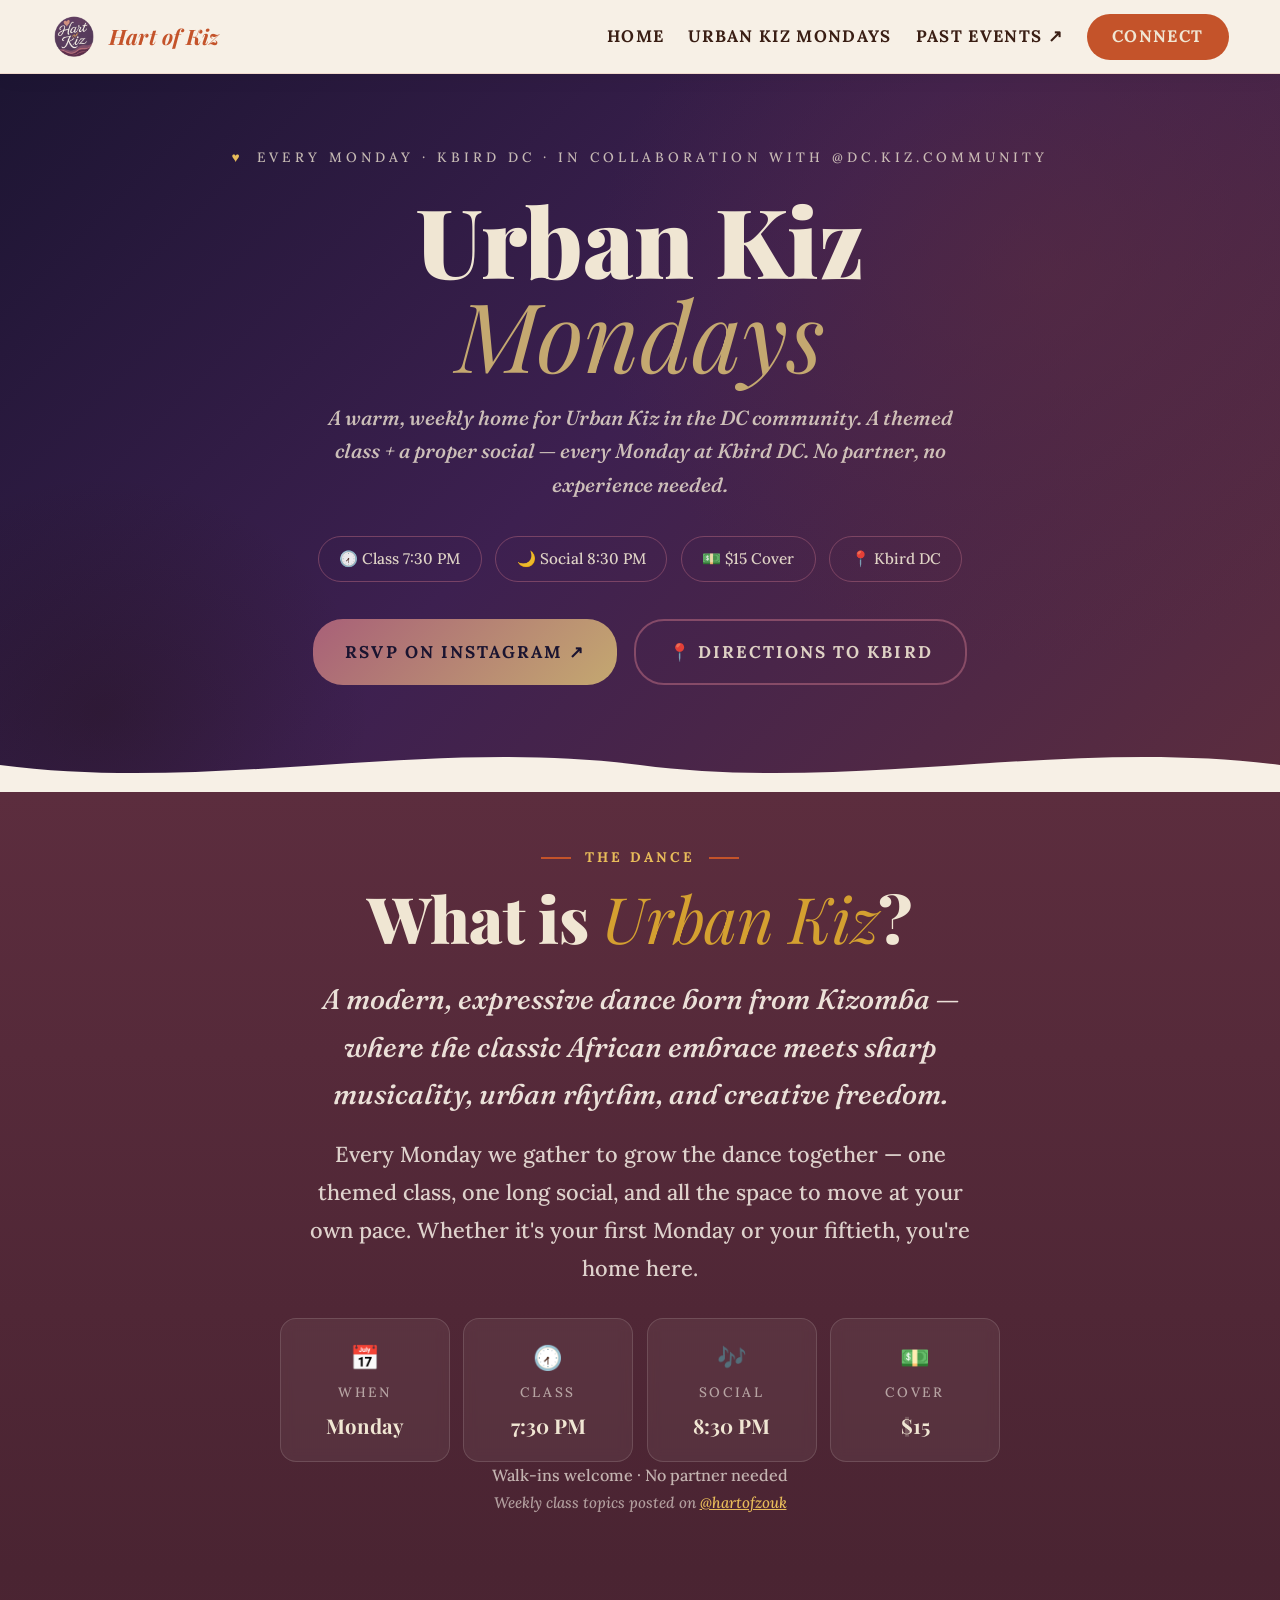
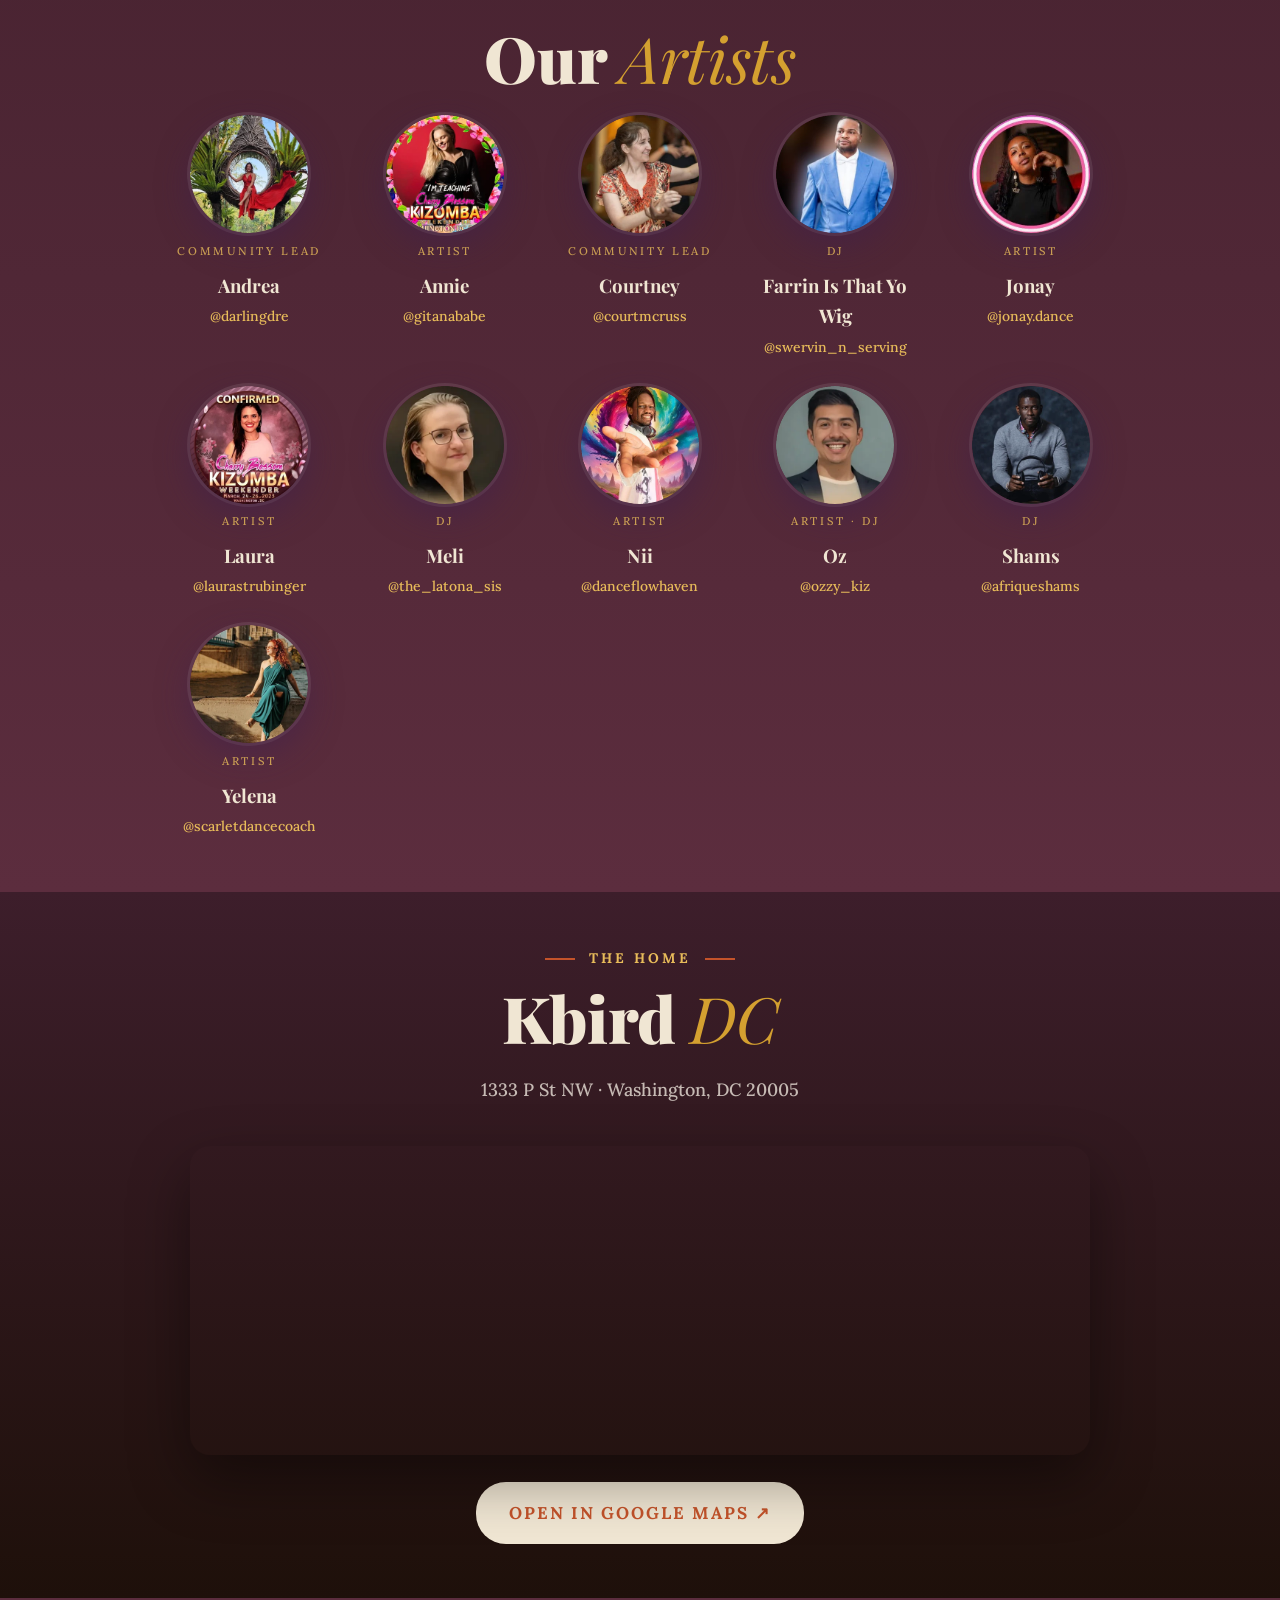
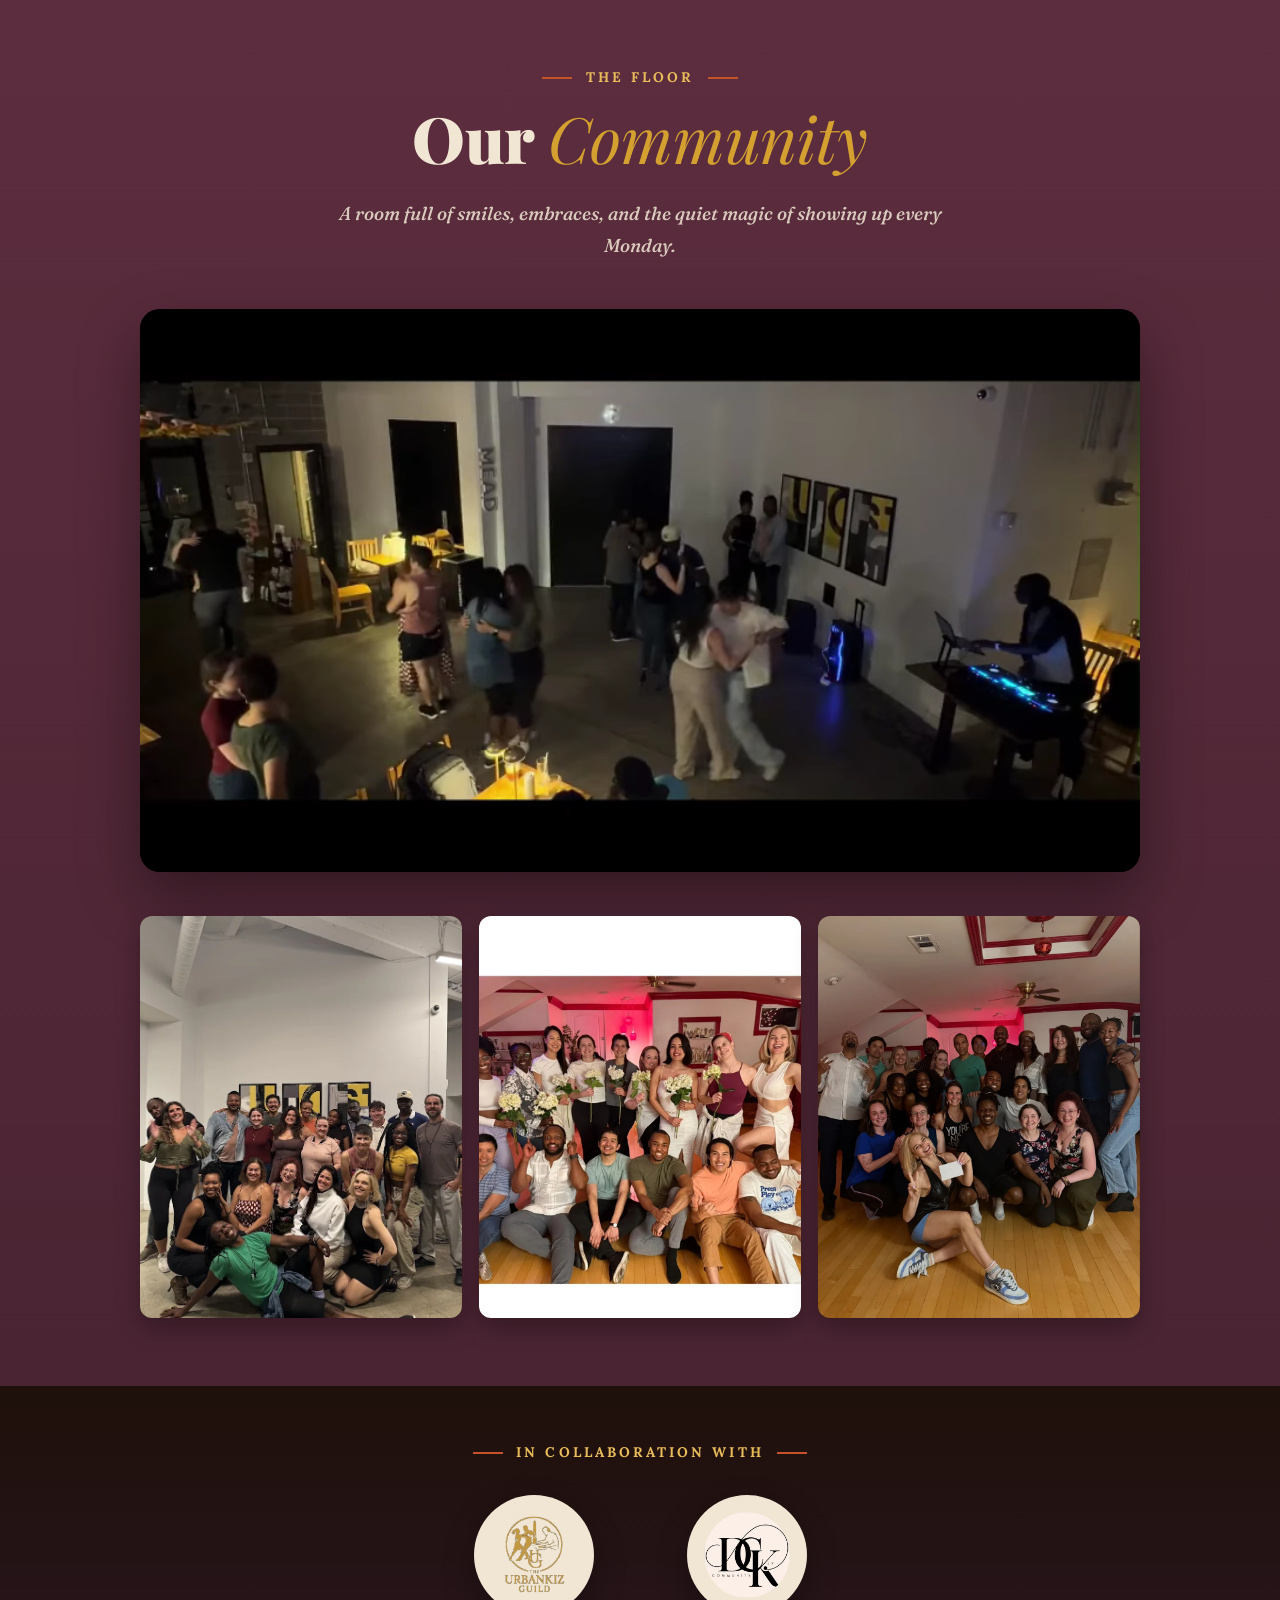
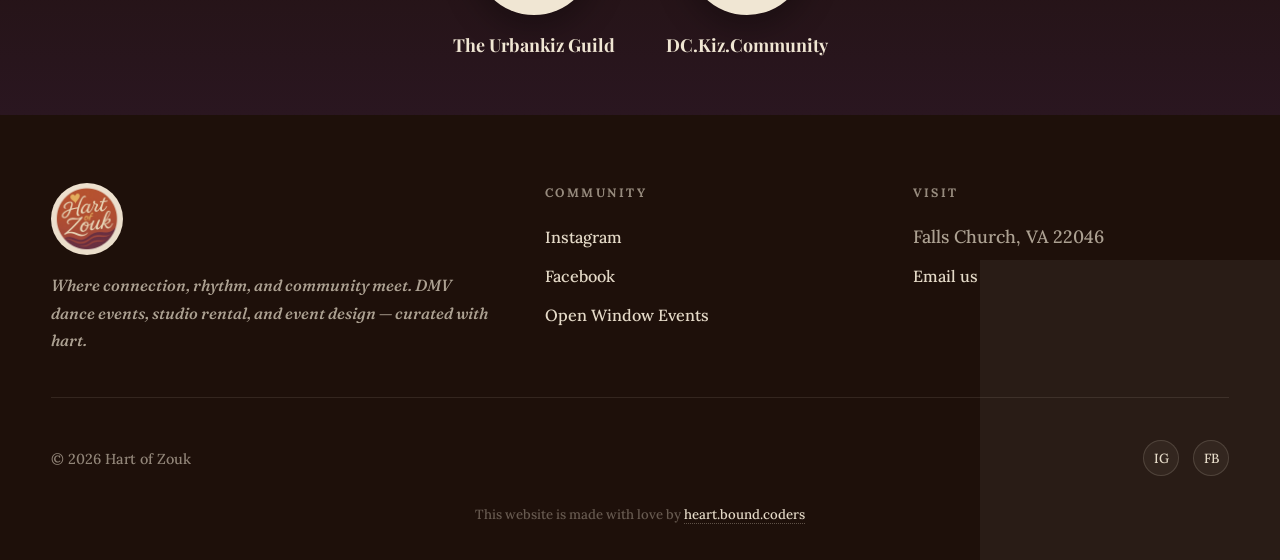
<file: urbankiz-mondays.html>
<!DOCTYPE html>
<html lang="en"><head>
<meta charset="UTF-8">
<title>Hart of Kiz — Hart of Zouk</title>
<link rel="canonical" href="https://hartofzouk.com/hart-of-kiz.html">
<meta http-equiv="refresh" content="0; url=hart-of-kiz.html">
<meta name="robots" content="noindex,follow">
<script>location.replace('hart-of-kiz.html');</script>
</head><body>
<p>Redirecting to <a href="hart-of-kiz.html">Hart of Kiz</a>…</p>
</body></html>
</file>
<file: css/style.css>
/* ════════════════════════════════════════════════════
   HART OF ZOUK — Design System
   Palette extracted from brand logo
════════════════════════════════════════════════════ */
:root {
  --terra:    #c4532a;
  --terra-dk: #a8401a;
  --plum:     #5c2d3e;
  --plum-lt:  #7a3d52;
  --gold:     #d4a030;
  --gold-lt:  #e8bc5a;
  --cream:    #f0e6d3;
  --cream-dk: #d9c9b0;
  --sand:     #f7f0e6;
  --ink:      #1e100a;
  --ink-soft: #3a1e14;
  --muted:    #8a6050;
}

*, *::before, *::after { box-sizing: border-box; margin: 0; padding: 0; }
html { scroll-behavior: smooth; }

body {
  background: var(--sand);
  color: var(--ink);
  font-family: 'Lora', serif;
  font-size: 1rem;
  font-weight: 500;
  overflow-x: hidden;
}

img { max-width: 100%; display: block; }
a { color: inherit; }

/* ════ NAV ════ */
.nav {
  position: fixed; top: 0; left: 0; right: 0; z-index: 500;
  display: flex; align-items: center; justify-content: space-between;
  padding: .8rem 3rem;
  background: rgba(247,240,230,.94);
  backdrop-filter: blur(12px);
  border-bottom: 1px solid rgba(196,83,42,.14);
}

.nav-brand { display: flex; align-items: center; gap: .7rem; text-decoration: none; }
.nav-brand img { width: 46px; height: 46px; border-radius: 50%; }
.nav-brand span {
  font-family: 'Playfair Display', serif; font-style: italic; font-weight: 700;
  font-size: 1.25rem; color: var(--terra); letter-spacing: .01em;
}

.nav-menu { display: flex; align-items: center; gap: 2.2rem; list-style: none; }
.nav-menu > li { position: relative; }
.nav-menu a {
  text-decoration: none; color: var(--ink-soft);
  font-size: .78rem; font-weight: 700; letter-spacing: .16em; text-transform: uppercase;
  transition: color .2s; padding: .4rem 0; display: inline-block;
}
.nav-menu a:hover, .nav-menu a.active { color: var(--terra); }

/* dropdown */
.has-dropdown > a::after { content: ' ▾'; font-size: .7em; color: var(--gold); }
.dropdown {
  position: absolute; top: 100%; left: 50%; transform: translateX(-50%) translateY(8px);
  min-width: 240px;
  background: var(--ink);
  border: 1px solid rgba(212,160,48,.25);
  border-top: 3px solid var(--terra);
  list-style: none; padding: .6rem 0;
  opacity: 0; visibility: hidden; transition: opacity .22s, transform .22s, visibility .22s;
  box-shadow: 0 18px 40px rgba(30,16,10,.35);
}
.has-dropdown:hover .dropdown,
.has-dropdown:focus-within .dropdown {
  opacity: 1; visibility: visible; transform: translateX(-50%) translateY(0);
}
.dropdown a {
  display: block; padding: .55rem 1.4rem;
  color: var(--cream-dk); font-size: .78rem; letter-spacing: .12em;
  transition: background .15s, color .15s, padding-left .15s;
}
.dropdown a:hover { background: rgba(196,83,42,.18); color: var(--gold-lt); padding-left: 1.7rem; }
.dropdown .dd-label {
  padding: .4rem 1.4rem .2rem; font-size: .6rem; letter-spacing: .22em;
  text-transform: uppercase; color: var(--terra);
}

.nav-cta {
  padding: .55rem 1.5rem !important;
  background: var(--terra); color: var(--cream) !important;
  border-radius: 24px; transition: background .2s !important;
}
.nav-cta:hover { background: var(--terra-dk) !important; }

/* mobile hamburger */
.nav-burger {
  display: none; background: none; border: none; cursor: pointer;
  width: 44px; height: 44px; padding: 9px 6px; position: relative; z-index: 600;
}
.nav-burger span {
  display: block; height: 2px; background: var(--terra); margin: 6px 0;
  transition: transform .25s, opacity .25s;
}
.nav-burger.open span:nth-child(1) { transform: translateY(8px) rotate(45deg); }
.nav-burger.open span:nth-child(2) { opacity: 0; }
.nav-burger.open span:nth-child(3) { transform: translateY(-8px) rotate(-45deg); }

/* ════ PAGE HERO (interior pages) ════ */
.page-hero {
  background: var(--terra);
  padding: 9rem 3rem 4.5rem;
  position: relative; overflow: hidden;
}
.page-hero::before {
  content: '';
  position: absolute; inset: 0;
  background:
    radial-gradient(ellipse 55% 80% at 85% 30%, rgba(92,45,62,.45) 0%, transparent 65%),
    radial-gradient(ellipse 35% 50% at 10% 90%, rgba(30,16,10,.25) 0%, transparent 60%);
}
.page-hero .watermark {
  position: absolute; right: -60px; top: 50%; transform: translateY(-50%);
  width: 420px; opacity: .1; pointer-events: none;
}
.page-hero-inner { position: relative; max-width: 1200px; margin: 0 auto; }
.page-hero .eyebrow { color: rgba(240,230,211,.7); }
.page-hero .eyebrow::before { background: var(--gold); }
.page-hero h1 {
  font-family: 'Playfair Display', serif;
  font-size: clamp(2.6rem, 6vw, 4.5rem); font-weight: 900;
  color: var(--cream); line-height: 1.05;
}
.page-hero h1 em { font-style: italic; color: var(--gold); font-weight: 400; }
.page-hero p.lede {
  font-family: 'Fraunces', serif; font-style: italic;
  font-size: 1.25rem; color: rgba(240,230,211,.75); margin-top: 1rem; max-width: 560px;
}

/* wave divider */
.wave-out { position: absolute; bottom: -1px; left: 0; right: 0; line-height: 0; }
.wave-out svg { display: block; width: 100%; height: 56px; }

/* ════ SHARED ════ */
.section { padding: 5.5rem 3rem; }
.container { max-width: 1200px; margin: 0 auto; }

.eyebrow {
  font-family: 'Lora', serif;
  font-size: .8rem; font-weight: 700; letter-spacing: .24em; text-transform: uppercase;
  color: var(--terra); margin-bottom: .8rem;
  display: flex; align-items: center; gap: .8rem;
}
.eyebrow::before { content: ''; display: block; width: 30px; height: 2px; background: var(--terra); }
.eyebrow.center { justify-content: center; }
.eyebrow.center::after { content: ''; display: block; width: 30px; height: 2px; background: var(--terra); }

.h2 {
  font-family: 'Playfair Display', serif;
  font-size: clamp(2rem, 4vw, 3.2rem); font-weight: 900;
  line-height: 1.12; color: var(--ink);
}
.h2 em { font-style: italic; color: var(--terra); font-weight: 400; }

.btn {
  display: inline-flex; align-items: center; gap: .5rem;
  padding: .9rem 2.2rem;
  font-family: 'Lora', serif; font-size: .85rem; font-weight: 700;
  letter-spacing: .16em; text-transform: uppercase; text-decoration: none;
  border-radius: 30px; border: none; cursor: pointer;
  transition: background .2s, transform .15s, border-color .2s;
}
.btn-terra { background: var(--terra); color: var(--cream); }
.btn-terra:hover { background: var(--terra-dk); transform: translateY(-2px); }
.btn-ghost-dark { border: 2px solid rgba(30,16,10,.25); color: var(--ink); background: transparent; }
.btn-ghost-dark:hover { border-color: var(--terra); color: var(--terra); }
.btn-ghost-light { border: 2px solid rgba(240,230,211,.4); color: var(--cream); background: transparent; }
.btn-ghost-light:hover { border-color: var(--cream); background: rgba(240,230,211,.1); }
.btn-cream { background: var(--cream); color: var(--terra); }
.btn-cream:hover { background: #fff; transform: translateY(-2px); }

/* reveal on scroll */
.reveal { opacity: 0; transform: translateY(26px); transition: opacity .7s ease, transform .7s ease; }
.reveal.in { opacity: 1; transform: translateY(0); }

/* ════ FOOTER ════ */
.footer {
  background: var(--ink); color: var(--cream-dk);
  padding: 4rem 3rem 2rem;
  position: relative; overflow: hidden;
}
.footer .watermark-bg {
  position: absolute; right: -80px; bottom: -80px; width: 380px; opacity: .05; pointer-events: none;
}
.footer-grid {
  position: relative;
  display: grid; grid-template-columns: 1.4fr 1fr 1fr 1.2fr; gap: 3rem;
  max-width: 1200px; margin: 0 auto 2.5rem;
  padding-bottom: 2.5rem; border-bottom: 1px solid rgba(240,230,211,.1);
}
.footer-brand img { width: 72px; border-radius: 50%; margin-bottom: 1rem; }
.footer-brand p { font-family: 'Fraunces', serif; font-style: italic; font-size: .95rem; color: var(--muted); line-height: 1.7; }
.footer h4 {
  font-size: .72rem; font-weight: 700; letter-spacing: .22em; text-transform: uppercase;
  color: var(--terra); margin-bottom: 1.1rem; font-family: 'Lora', serif;
}
.footer ul { list-style: none; }
.footer ul li { margin-bottom: .55rem; }
.footer ul a { color: var(--cream-dk); text-decoration: none; font-size: .95rem; transition: color .2s; }
.footer ul a:hover { color: var(--gold-lt); }
.footer-bottom {
  position: relative;
  display: flex; align-items: center; justify-content: space-between; flex-wrap: wrap; gap: 1rem;
  max-width: 1200px; margin: 0 auto;
  font-size: .85rem; color: var(--muted);
}
.footer-social { display: flex; gap: .8rem; }
.footer-social a {
  width: 36px; height: 36px; border-radius: 50%;
  border: 1px solid rgba(240,230,211,.15); background: rgba(240,230,211,.05);
  display: flex; align-items: center; justify-content: center;
  color: var(--cream-dk); text-decoration: none; font-size: .78rem;
  transition: background .2s, border-color .2s;
}
.footer-social a:hover { background: var(--terra); border-color: var(--terra); color: var(--cream); }

/* ════ MOBILE ════ */
/* prevent any long string (emails, URLs) from causing horizontal scroll */
.footer, .c-card, .form-panel { overflow-wrap: anywhere; }
a { overflow-wrap: anywhere; }

@media (max-width: 920px) {
  .nav { padding: .8rem 1.4rem; }
  .nav-burger { display: block; }
  .nav-menu {
    /* explicit 100vw/100vh sizing: backdrop-filter on .nav makes it the
       containing block, so inset:0 would collapse to the nav bar's height */
    position: fixed; top: 0; left: 0;
    width: 100vw; height: 100vh; height: 100svh;
    z-index: 550;
    background: var(--ink);
    flex-direction: column; justify-content: center; gap: 1.4rem;
    overflow-y: auto; padding: 4.5rem 1.5rem 2rem;
    opacity: 0; visibility: hidden; transition: opacity .3s, visibility .3s;
  }
  .nav-menu.open { opacity: 1; visibility: visible; }
  .nav-menu a { color: var(--cream); font-size: 1rem; }
  .dropdown {
    position: static; transform: none; opacity: 1; visibility: visible;
    background: transparent; border: none; box-shadow: none;
    display: none; text-align: center; padding: .4rem 0 0;
  }
  .has-dropdown.open-dd .dropdown { display: block; }
  .dropdown a { font-size: .85rem; padding: .4rem; }
  .dropdown a:hover { padding-left: .4rem; background: none; }

  .section, .page-hero, .footer { padding-left: 1.2rem; padding-right: 1.2rem; }
  .section { padding-top: 3.5rem; padding-bottom: 3.5rem; }
  .page-hero { padding-top: 6.5rem; padding-bottom: 3.5rem; }
  .h2 { font-size: 1.9rem; }
  .btn { width: 100%; justify-content: center; }
  .btn + .btn { margin-top: .6rem; margin-left: 0 !important; }
  .footer-grid { grid-template-columns: 1fr; gap: 2rem; }
}

/* accessibility: honor reduced-motion preference */
@media (prefers-reduced-motion: reduce) {
  *, *::before, *::after { animation-duration: .01ms !important; animation-iteration-count: 1 !important; transition-duration: .01ms !important; scroll-behavior: auto !important; }
  .butterfly-layer { display: none !important; }
}

/* soft-launch: slim 3-column footer */
.footer-grid.footer-slim { grid-template-columns: 1.4fr 1fr 1fr; }
@media (max-width: 920px) {
  /* mobile footer: brand centered, community + visit side by side (2 cols) */
  .footer-grid.footer-slim {
    grid-template-columns: 1fr 1fr;
    grid-template-areas:
      "brand brand"
      "community visit";
    gap: 2rem 1.2rem;
    text-align: center;
  }
  .footer-grid.footer-slim .footer-brand { grid-area: brand; }
  .footer-grid.footer-slim > div:nth-child(2) { grid-area: community; }
  .footer-grid.footer-slim > div:nth-child(3) { grid-area: visit; }
  .footer-brand img { margin: 0 auto 1rem !important; }
  .footer-brand p { text-align: center; max-width: 320px; margin: 0 auto; }
  .footer-slim h4 { text-align: center; }
  .footer-slim ul { text-align: center; padding-left: 0; }
  .footer-bottom { flex-direction: column; text-align: center; gap: 1.2rem; }
  .footer-social { justify-content: center; }
}

/* ── mobile breathing room ── */
@media (max-width: 920px) {
  /* horizontal margins so content doesn't touch the screen edges */
  .container { padding-left: 1.4rem !important; padding-right: 1.4rem !important; }
  /* generous vertical rhythm between sections */
  .section { padding-top: 5.5rem !important; padding-bottom: 5.5rem !important; }
  /* extra dwell between the events calendar/upcoming and testimonials */
  .section.upcoming-preview + .section.testimonials,
  .section.testimonials { padding-top: 6.5rem !important; }
  /* welcome section keeps tight top since it follows the hero directly */
  .welcome { padding-top: 5rem !important; }
}

/* soft-launch guarantee: hide the terracotta newsletter section on every page */
.section.newsletter { display: none !important; }

/* nav: fully opaque so it never creates a translucent overlay ghost over dark sections */
.nav {
  background: var(--sand) !important;
  box-shadow: 0 2px 20px rgba(30, 16, 10, 0.06);
}

/* ══════ ghost-box fix: force hide closed mobile menu + remove backdrop-filter that breaks containing block ══════ */
.nav { backdrop-filter: none !important; }
@media (max-width: 920px) {
  .nav-menu:not(.open) { display: none !important; }
}

/* ══════ mobile hero blur choreography ══════ */
@media (max-width: 920px) {
  .home-hero .hero-cinema {
    filter: blur(14px) saturate(1.05);
    transition: filter .6s ease;
    will-change: filter;
  }
  /* JS toggles this class as the quote comes into view */
  .home-hero.hero-focus .hero-cinema { filter: blur(0px) saturate(1.05); }
}

/* ══════ mobile: disable the initial sharpenIn so scroll-blur controls filter ══════ */
@media (max-width: 920px) {
  .home-hero .hero-cinema {
    animation: none !important;
    filter: blur(14px) saturate(1.05) !important;
    transform: scale(1.04) !important;
  }
  .home-hero.hero-focus .hero-cinema {
    filter: blur(0px) saturate(1.05) !important;
  }
}

/* footer headings: mute terracotta so they don't read as loud artifacts on mobile */
.footer h4 { color: rgba(240, 230, 211, .55) !important; letter-spacing: .2em; }

/* footer text: kill all warm/taupe/muted tinting — neutral cream tones only */
.footer, .footer p, .footer .footer-brand p { color: rgba(240, 230, 211, .68) !important; }
.footer .footer-bottom span { color: rgba(240, 230, 211, .55) !important; }
.footer h4 { color: rgba(240, 230, 211, .58) !important; letter-spacing: .2em; }
.footer a { color: rgba(240, 230, 211, .95) !important; }
.footer a:hover { color: #fff !important; }

/* footer-bottom container: also neutralize any leftover warm tone */
.footer .footer-bottom, .footer .footer-bottom div, .footer .footer-bottom span {
  color: rgba(240, 230, 211, .55) !important;
}

/* ══════ mobile: hide the giant footer watermark that renders as a ghost rectangle ══════ */
@media (max-width: 920px) {
  .footer .watermark-bg { display: none !important; }
}

/* ══════ mobile: hide ALL decorative watermark images site-wide (they read as ghost rectangles on narrow viewports) ══════ */
@media (max-width: 920px) {
  .watermark-bg { display: none !important; }
}

/* mobile: hide the scrolling keyword ticker — it reads as a distracting streaming band on small screens */
@media (max-width: 920px) {
  .ticker-wrap { display: none !important; }
}

/* fuller nav: tighter gaps on desktop, wraps cleanly on narrower windows */
@media (min-width: 921px) {
  .nav-menu { gap: 1.4rem; }
  .nav-menu > li > a { font-size: 0.92rem; letter-spacing: .08em; }
}

/* ══════ TYPOGRAPHY BUMP — bigger, more confident sizing site-wide ══════ */
html { font-size: 17px; }  /* was default 16 — 6% larger baseline */
body { font-size: 1.05rem; line-height: 1.65; }

.h2 { font-size: clamp(2.4rem, 5vw, 4.2rem) !important; line-height: 1.05 !important; letter-spacing: -.005em; }
.h3 { font-size: clamp(1.5rem, 2.6vw, 2.1rem); line-height: 1.2; }

/* section-level paragraphs feel more substantial */
.section p, .container p:not(.eyebrow):not(.footer p) {
  font-size: clamp(1.05rem, 1.4vw, 1.2rem);
  line-height: 1.7;
}

/* eyebrow labels: slightly larger + more presence */
.eyebrow { font-size: clamp(.82rem, 1vw, .95rem) !important; letter-spacing: .22em; }

/* buttons: fuller click targets */
.btn { font-size: 1rem; padding: 1rem 1.9rem; letter-spacing: .12em; }

/* nav: match the confidence */
.nav-menu > li > a { font-size: .98rem !important; }

/* people cards: bigger names */
.up-name { font-size: 1.35rem !important; margin-top: 1.1rem !important; }
.up-handle { font-size: .95rem !important; }
.up-photo { width: 150px !important; height: 150px !important; }

/* this-week cards */
.uw-val { font-size: 1.5rem !important; }
.uw-label { font-size: .8rem !important; }

@media (max-width: 720px) {
  html { font-size: 16.5px; }
  .up-photo { width: 130px !important; height: 130px !important; }
}
@media (max-width: 480px) {
  .up-photo { width: 118px !important; height: 118px !important; }
}

/* on mobile, only ONE Connect visible: hide the drawer version (CTA stays as its own thing) */
@media (max-width: 920px) {
  .nav-menu.open > li:last-child { display: none !important; }
}
</file>
